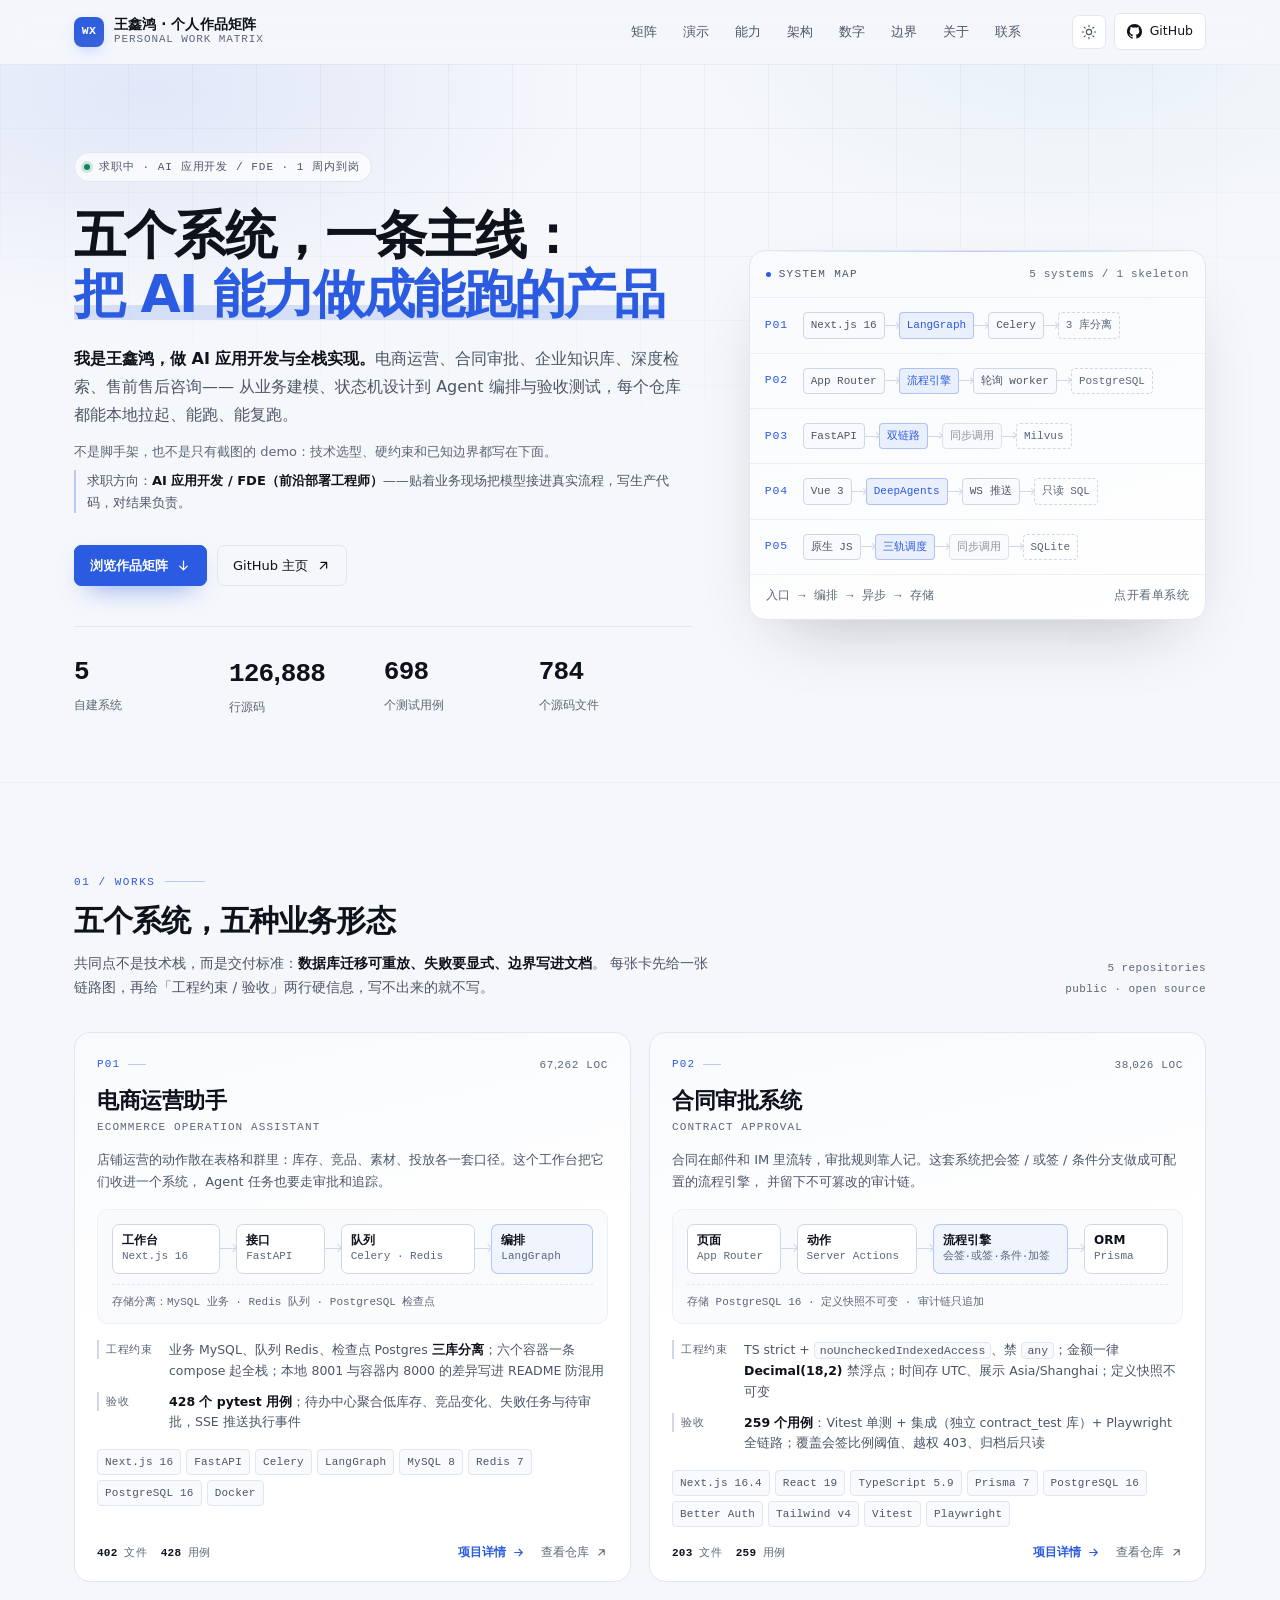
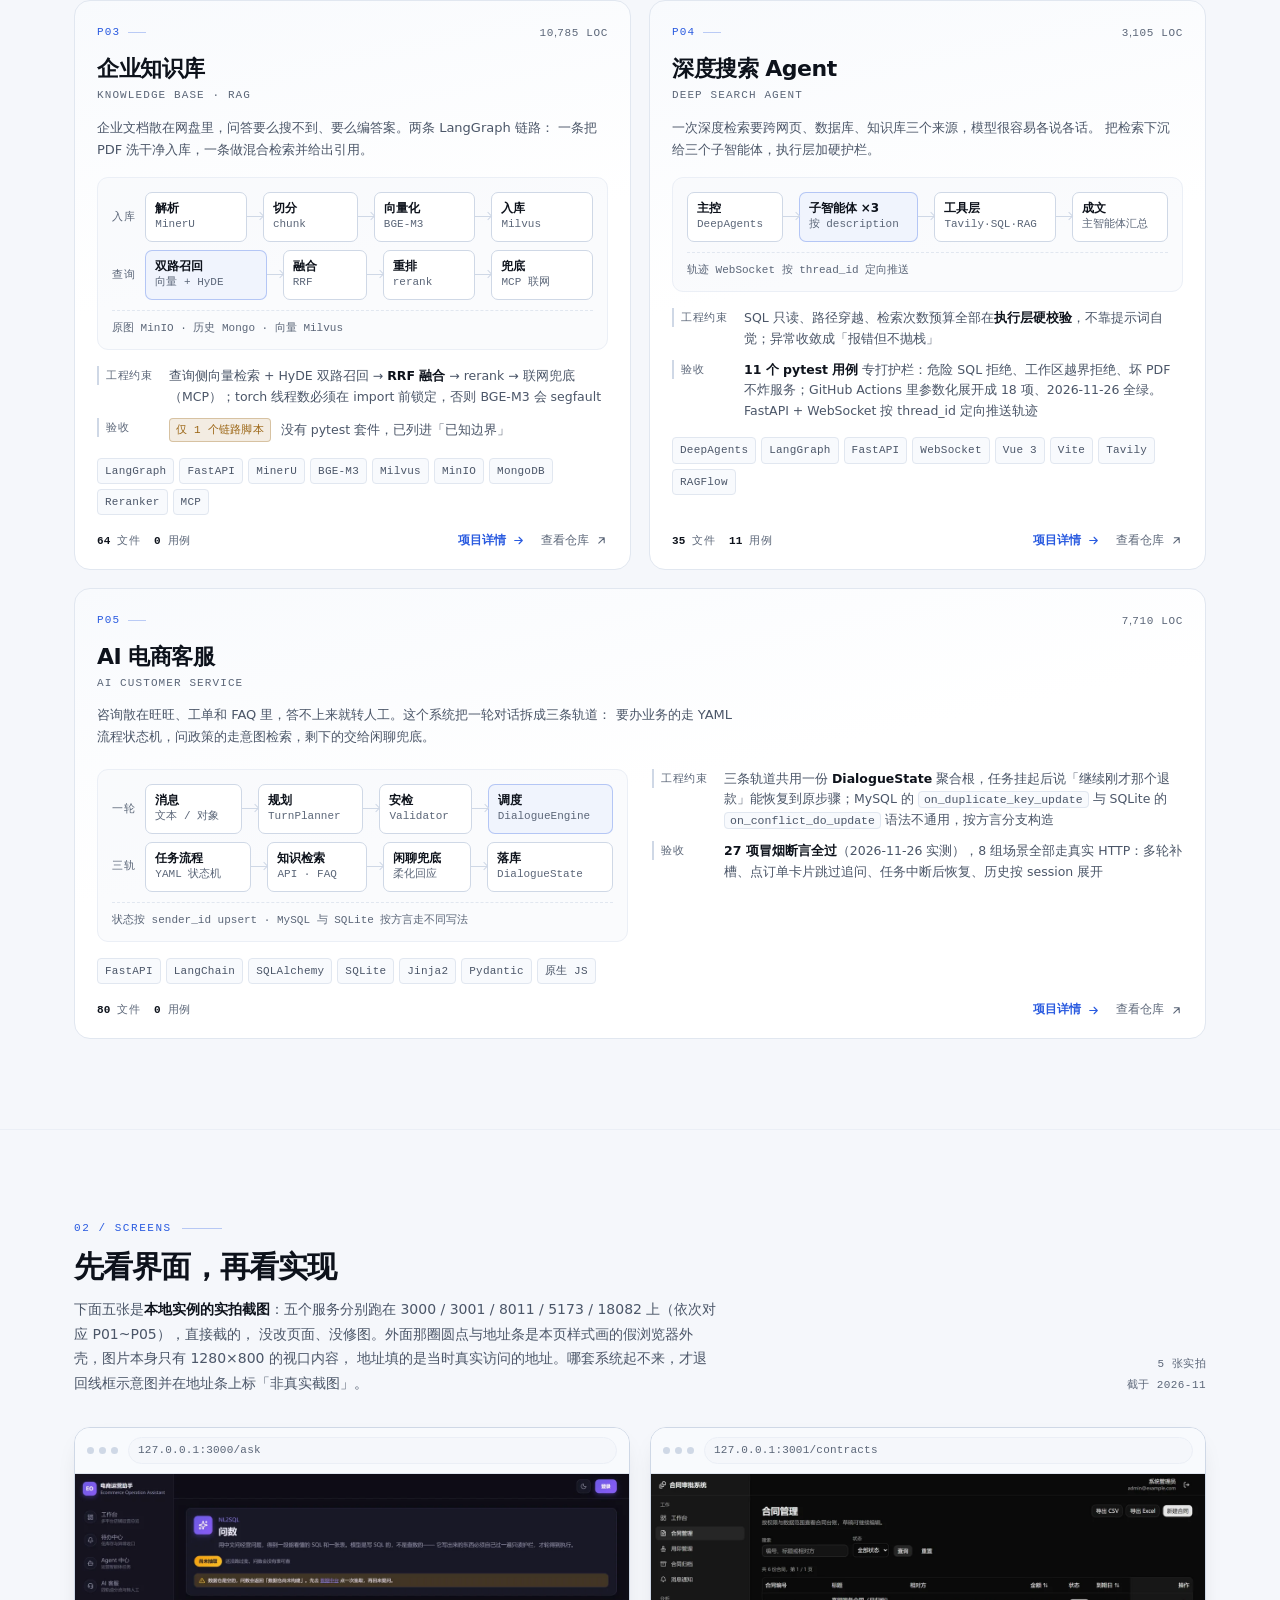
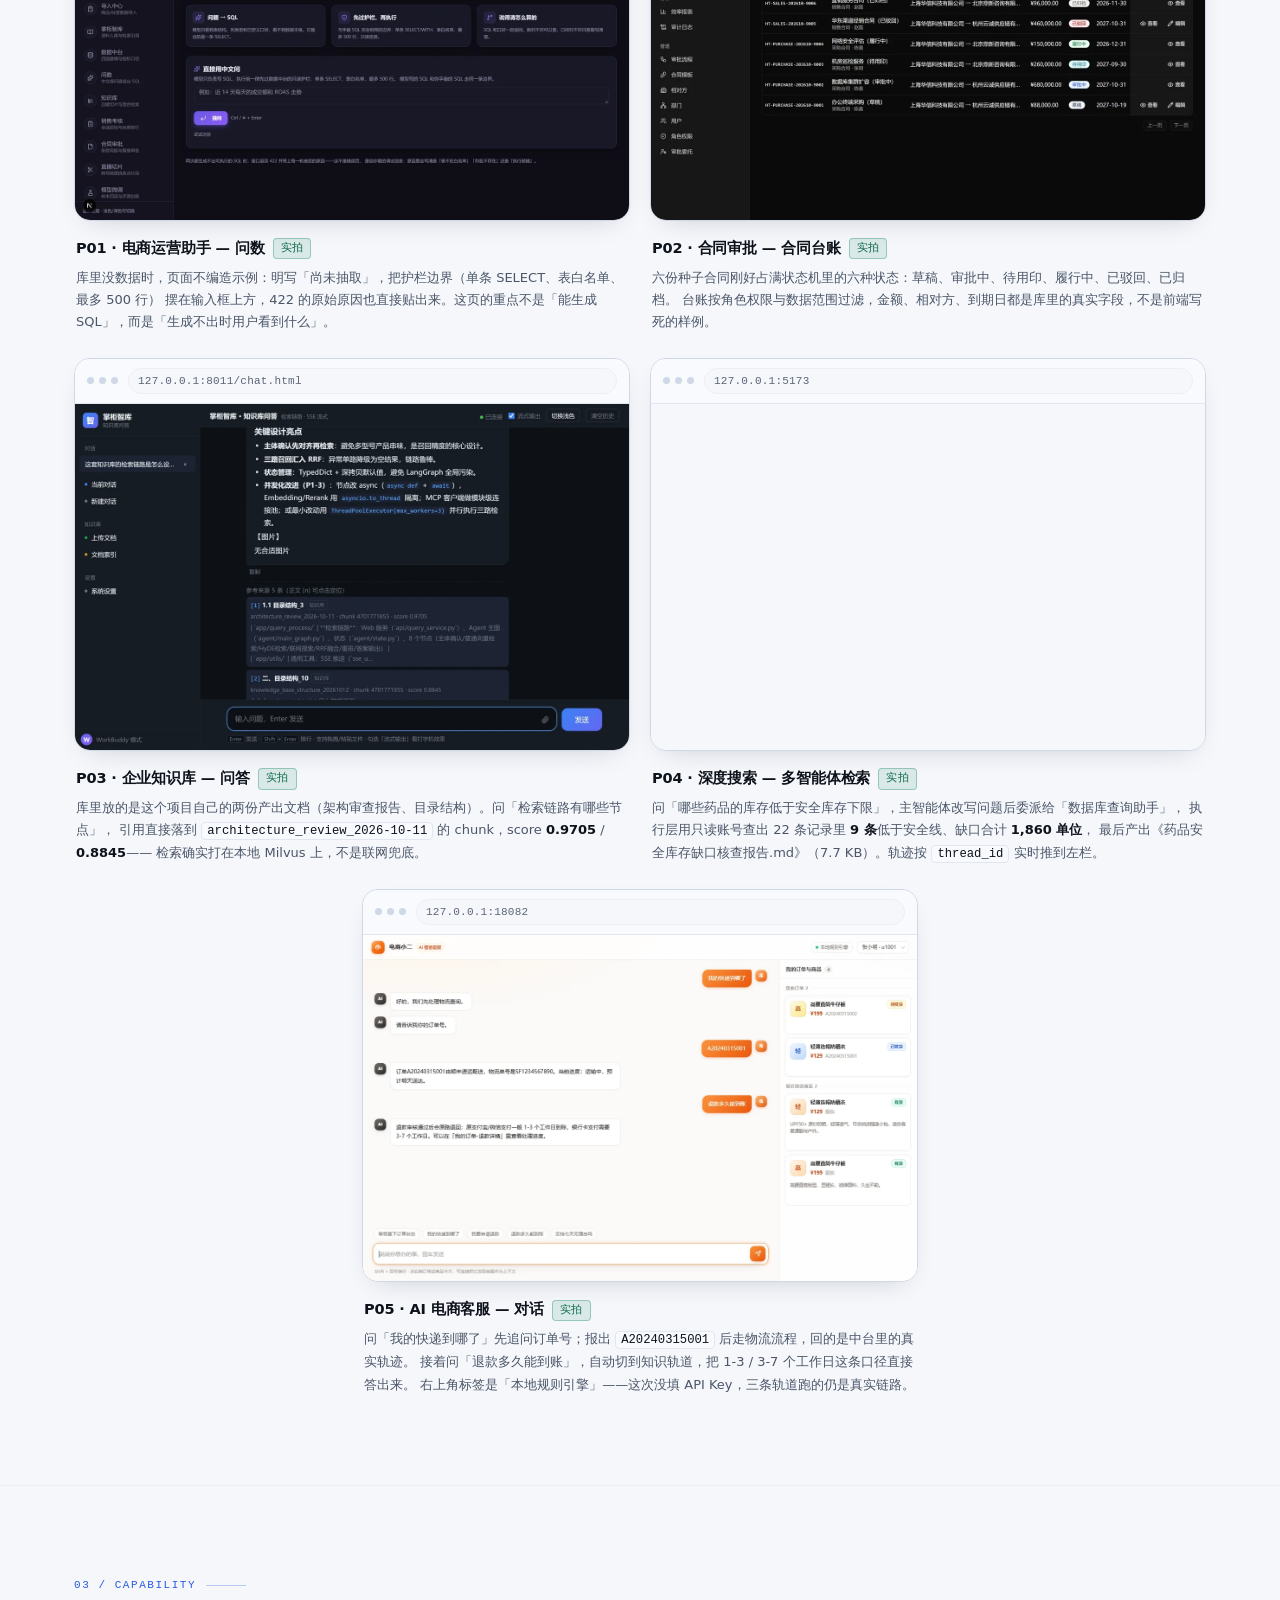
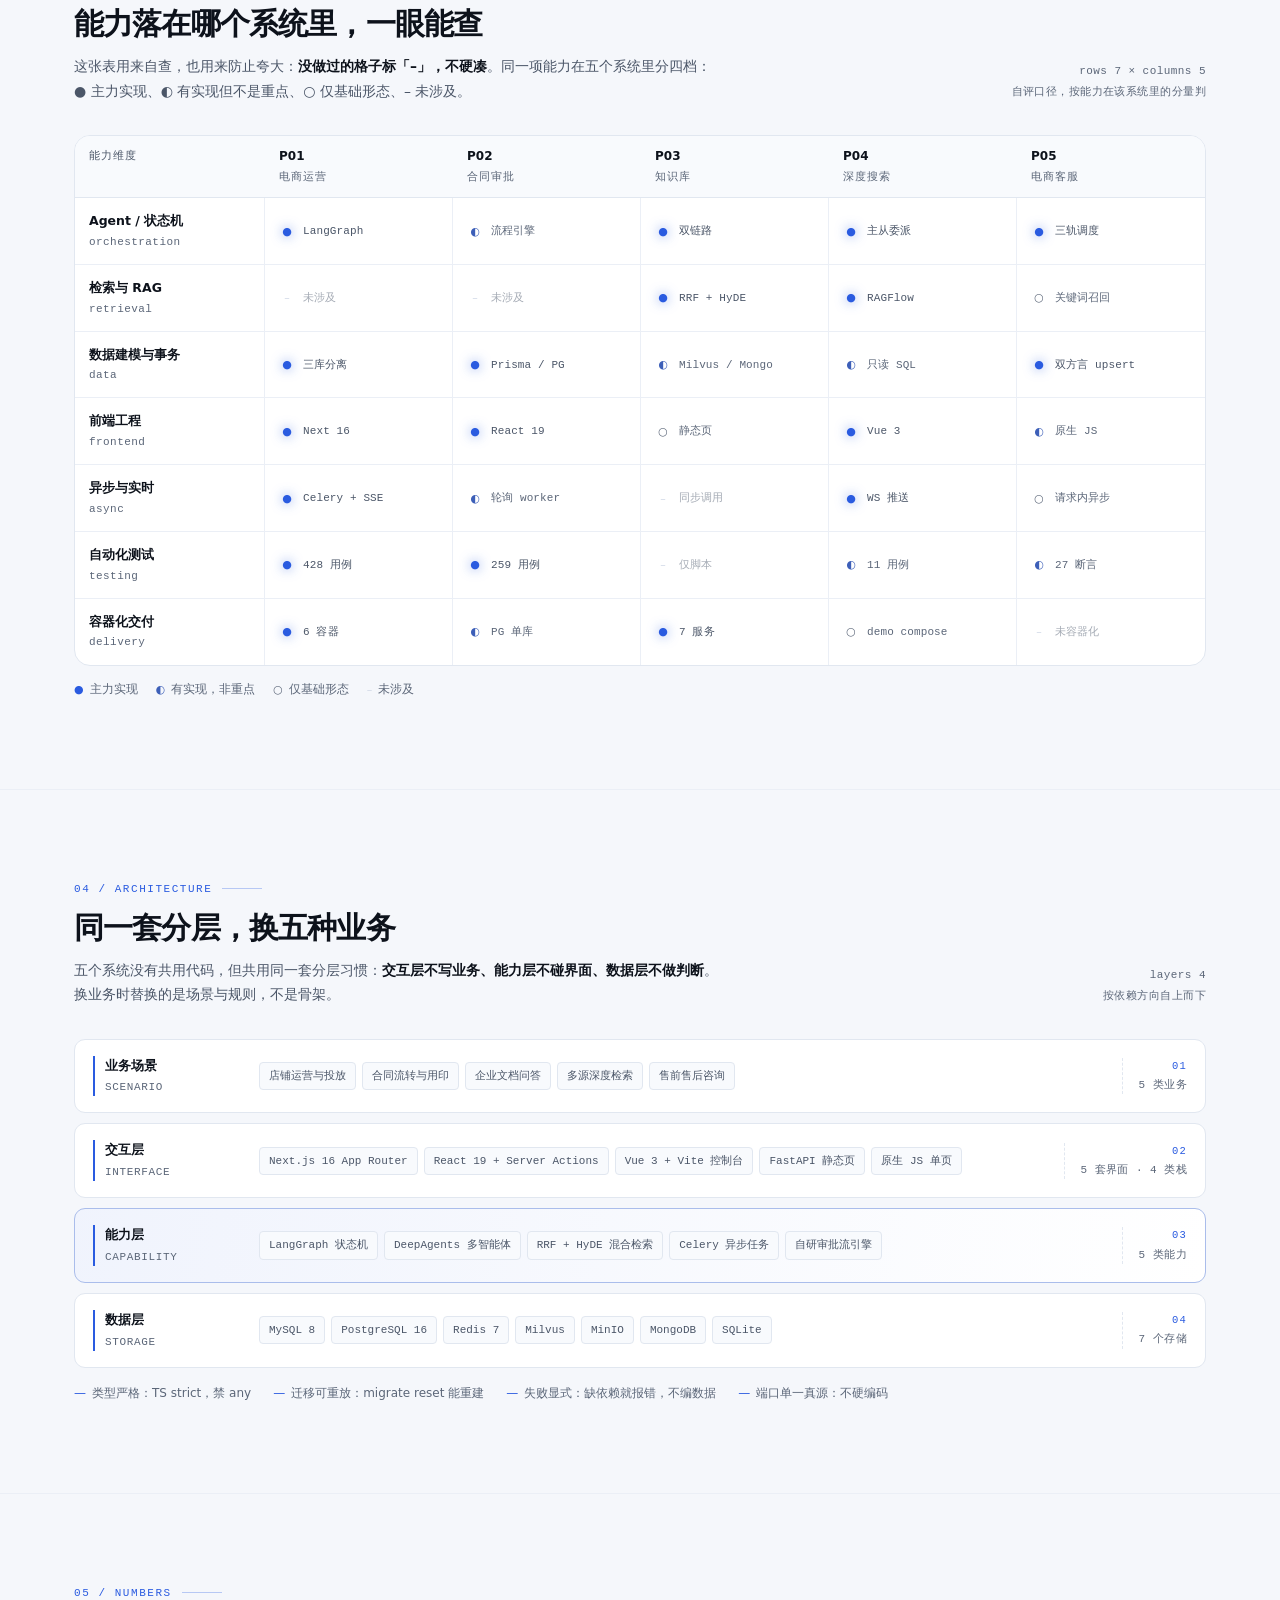
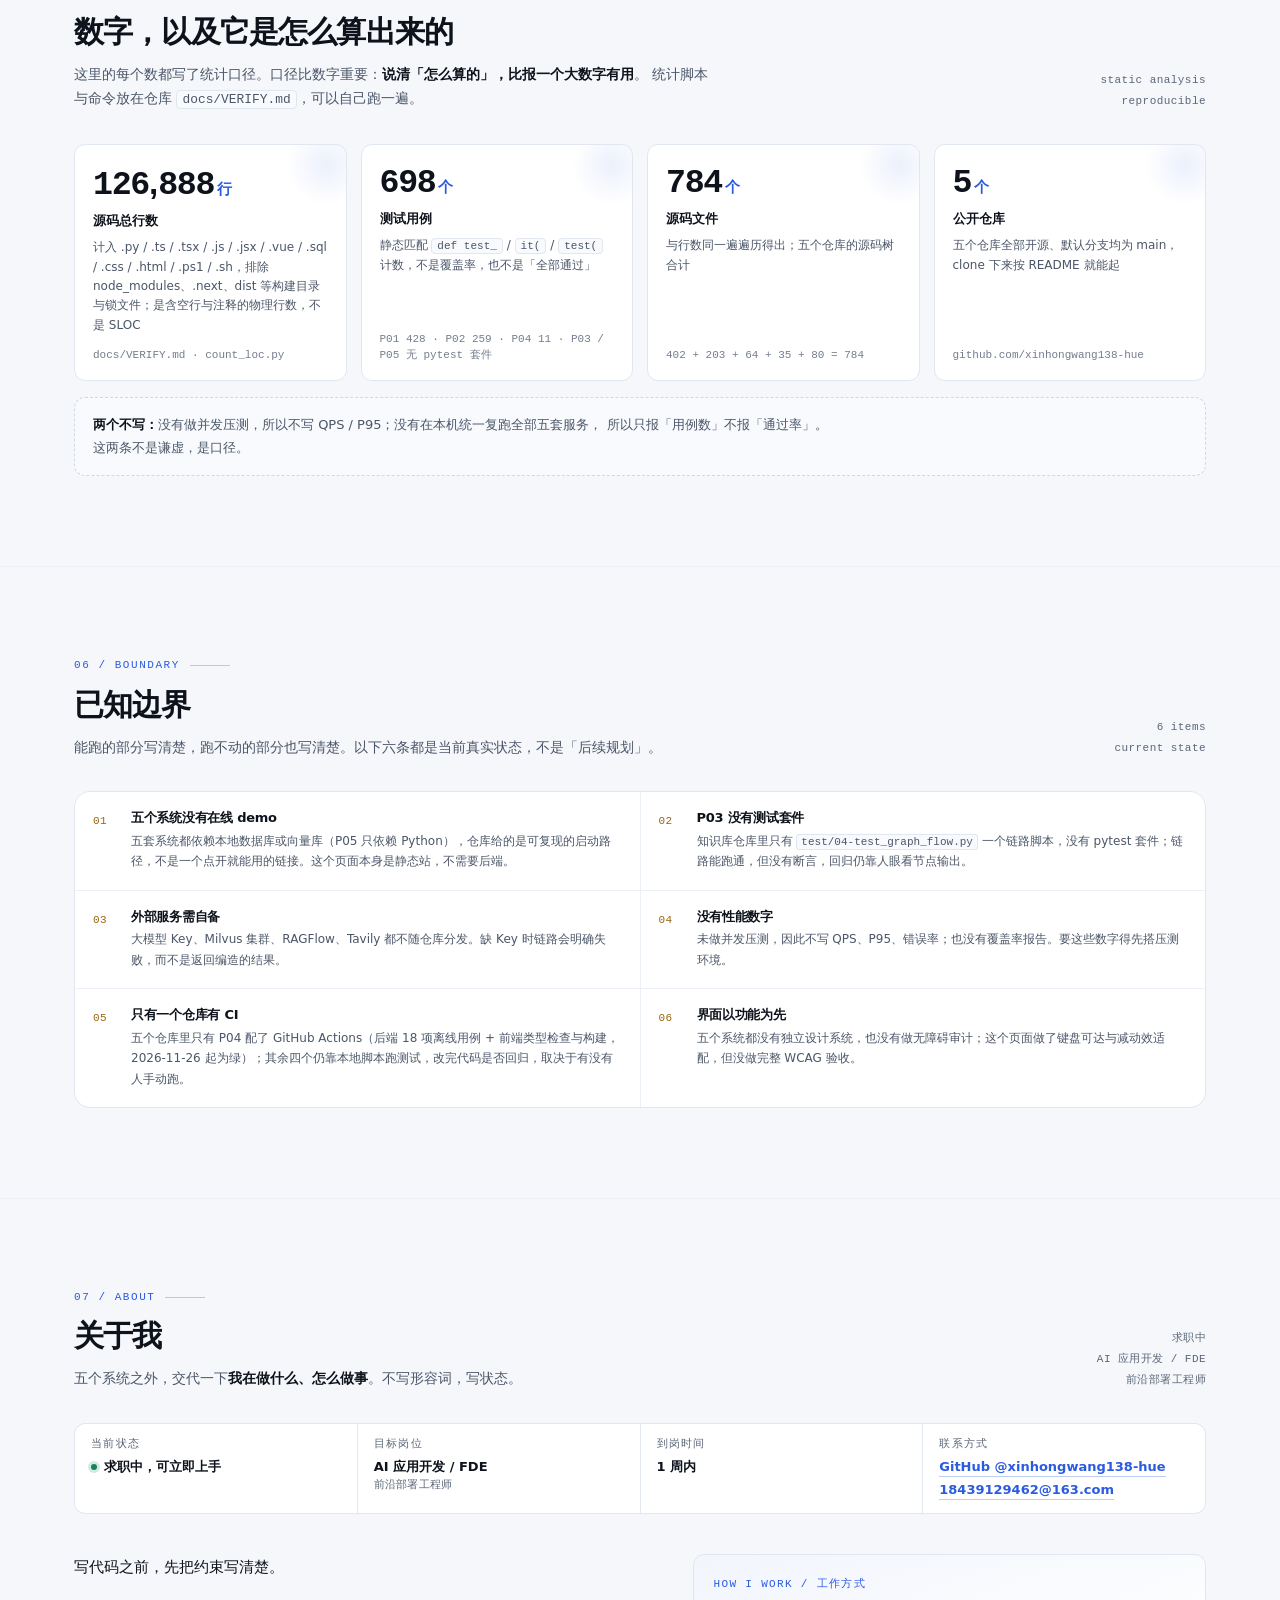
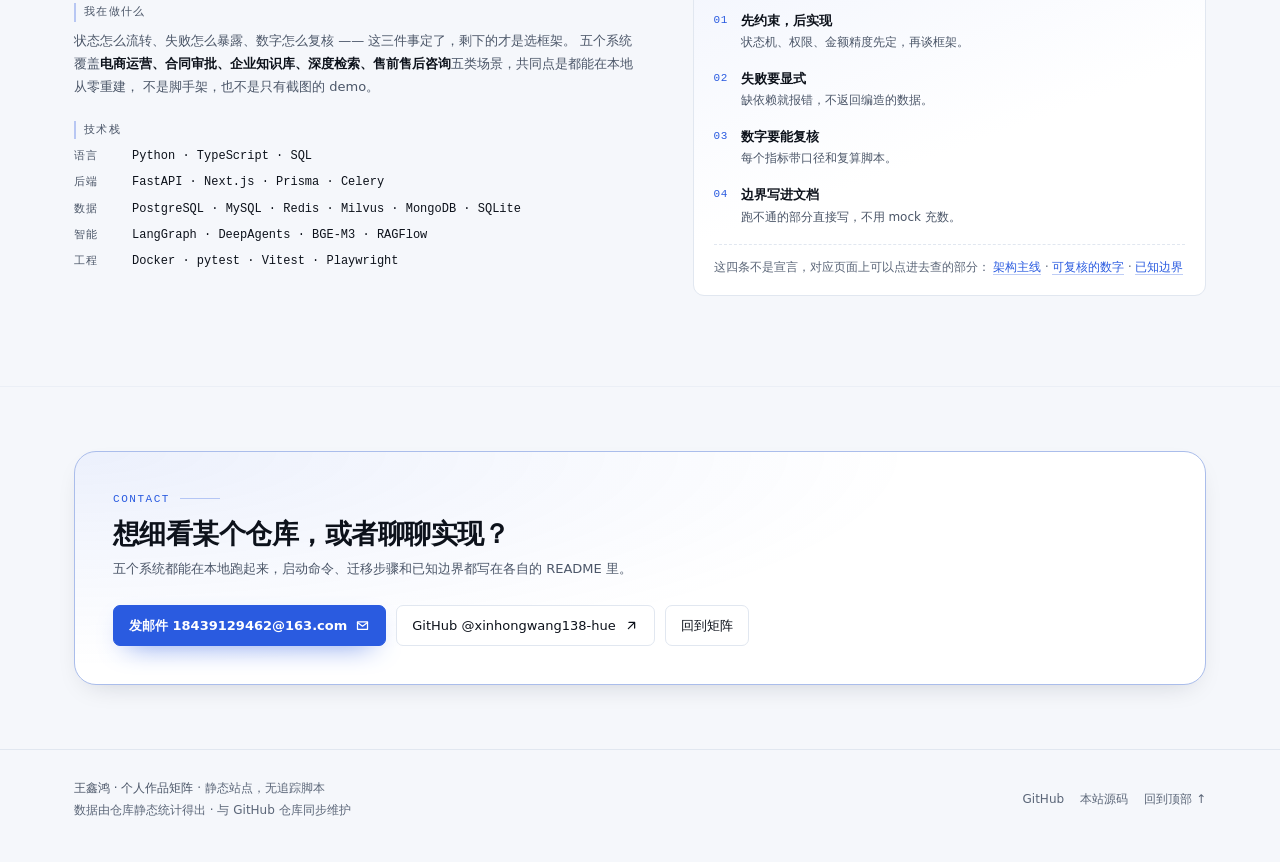
<file: index.html>
<!DOCTYPE html>
<html lang="zh-CN" data-theme="dark">
<head>
<meta charset="UTF-8">
<meta name="viewport" content="width=device-width, initial-scale=1.0">
<title>王鑫鸿 · 个人作品矩阵 | AI 应用工程</title>
<meta name="description" content="王鑫鸿的个人作品矩阵：电商运营助手、合同审批系统、企业知识库、深度搜索 Agent、AI 电商客服。五个可本地运行的系统，附可复核的代码规模、测试用例与已知边界。">
<meta name="author" content="王鑫鸿">
<meta name="theme-color" content="#07090E">
<meta property="og:type" content="website">
<meta property="og:site_name" content="王鑫鸿 · 个人作品矩阵">
<meta property="og:title" content="王鑫鸿 · 个人作品矩阵">
<meta property="og:description" content="五个系统，一条主线：把 AI 能力做成能跑的产品。">
<meta property="og:url" content="https://xinhongwang138-hue.github.io/WangXinhong-Personal-Work-Matrix/">
<meta property="og:image" content="https://xinhongwang138-hue.github.io/WangXinhong-Personal-Work-Matrix/assets/img/og.png">
<meta property="og:image:width" content="1200">
<meta property="og:image:height" content="630">
<meta name="twitter:card" content="summary_large_image">
<meta name="twitter:title" content="王鑫鸿 · 个人作品矩阵">
<meta name="twitter:description" content="五个系统，一条主线：把 AI 能力做成能跑的产品。">
<meta name="twitter:image" content="https://xinhongwang138-hue.github.io/WangXinhong-Personal-Work-Matrix/assets/img/og.png">
<link rel="canonical" href="https://xinhongwang138-hue.github.io/WangXinhong-Personal-Work-Matrix/">
<link rel="icon" href="assets/img/favicon.svg" type="image/svg+xml">
<link rel="stylesheet" href="assets/css/tokens.css">
<link rel="stylesheet" href="assets/css/app.css">
<script>
  // 首屏前定主题，避免闪白；同时标记 JS 可用，供入场动效做渐进增强
  (function () {
    document.documentElement.classList.add("js");
    try {
      var saved = localStorage.getItem("wxh-theme");
      var mql = window.matchMedia("(prefers-color-scheme: light)");
      var theme = saved || (mql.matches ? "light" : "dark");
      document.documentElement.setAttribute("data-theme", theme);
    } catch (e) {}
  })();
</script>
<script type="application/ld+json">
{
  "@context": "https://schema.org",
  "@type": "Person",
  "name": "王鑫鸿",
  "url": "https://xinhongwang138-hue.github.io/WangXinhong-Personal-Work-Matrix/",
  "sameAs": ["https://github.com/xinhongwang138-hue"],
  "jobTitle": "AI 应用开发 / FDE（前沿部署工程师）",
  "knowsAbout": ["Agent 编排", "RAG 检索", "FastAPI", "Next.js", "LangGraph", "PostgreSQL"]
}
</script>
</head>
<body>
<a class="skip-link" href="#main">跳到主要内容</a>

<!-- ============ 导航 ============ -->
<header class="nav" id="nav">
  <div class="wrap nav__inner">
    <a class="brand" href="#top" aria-label="王鑫鸿个人作品矩阵 · 回到顶部">
      <span class="brand__mark" aria-hidden="true">WX</span>
      <span class="brand__text">
        <span class="brand__name">王鑫鸿 · 个人作品矩阵</span>
        <span class="brand__sub">Personal Work Matrix</span>
      </span>
    </a>

    <nav class="nav__links" aria-label="页面区块">
      <a class="nav__link" href="#matrix">矩阵</a>
      <a class="nav__link" href="#demo">演示</a>
      <a class="nav__link" href="#capability">能力</a>
      <a class="nav__link" href="#architecture">架构</a>
      <a class="nav__link" href="#evidence">数字</a>
      <a class="nav__link" href="#boundary">边界</a>
      <a class="nav__link" href="#about">关于</a>
      <a class="nav__link" href="#contact">联系</a>
    </nav>

    <div class="nav__actions">
      <button class="icon-btn nav__toggle" id="menu-toggle" aria-label="打开菜单" aria-expanded="false" aria-controls="menu">
        <svg viewBox="0 0 24 24" fill="none" stroke="currentColor" stroke-width="1.8" aria-hidden="true"><path d="M3 6h18M3 12h18M3 18h18" stroke-linecap="round"/></svg>
      </button>
      <button class="icon-btn" id="theme-toggle" aria-label="切换明暗主题" title="切换明暗主题">
        <svg class="icon-sun" viewBox="0 0 24 24" fill="none" stroke="currentColor" stroke-width="1.7" aria-hidden="true"><circle cx="12" cy="12" r="4"/><path d="M12 2v2m0 16v2M2 12h2m16 0h2M4.9 4.9l1.4 1.4m11.4 11.4 1.4 1.4M19.1 4.9l-1.4 1.4M6.3 17.7l-1.4 1.4" stroke-linecap="round"/></svg>
        <svg class="icon-moon" viewBox="0 0 24 24" fill="none" stroke="currentColor" stroke-width="1.7" aria-hidden="true"><path d="M20 14.5A8.5 8.5 0 1 1 9.5 4a6.8 6.8 0 0 0 10.5 10.5Z" stroke-linejoin="round"/></svg>
      </button>
      <a class="btn btn--sm" href="https://github.com/xinhongwang138-hue" target="_blank" rel="noopener">
        <svg viewBox="0 0 16 16" fill="currentColor" aria-hidden="true"><path d="M8 0C3.58 0 0 3.58 0 8c0 3.54 2.29 6.53 5.47 7.59.4.07.55-.17.55-.38 0-.19-.01-.82-.01-1.49-2.01.37-2.53-.49-2.69-.94-.09-.23-.48-.94-.82-1.13-.28-.15-.68-.52-.01-.53.63-.01 1.08.58 1.23.82.72 1.21 1.87.87 2.33.66.07-.52.28-.87.51-1.07-1.78-.2-3.64-.89-3.64-3.95 0-.87.31-1.59.82-2.15-.08-.2-.36-1.02.08-2.12 0 0 .67-.21 2.2.82.64-.18 1.32-.27 2-.27.68 0 1.36.09 2 .27 1.53-1.04 2.2-.82 2.2-.82.44 1.1.16 1.92.08 2.12.51.56.82 1.27.82 2.15 0 3.07-1.87 3.75-3.65 3.95.29.25.54.73.54 1.48 0 1.07-.01 1.93-.01 2.2 0 .21.15.46.55.38A8.01 8.01 0 0 0 16 8c0-4.42-3.58-8-8-8Z"/></svg>
        <span>GitHub</span>
      </a>
    </div>
  </div>
</header>

<div class="menu" id="menu">
  <a href="#matrix">01 · 作品矩阵</a>
  <a href="#demo">02 · 界面演示</a>
  <a href="#capability">03 · 能力矩阵</a>
  <a href="#architecture">04 · 架构主线</a>
  <a href="#evidence">05 · 可复核的数字</a>
  <a href="#boundary">06 · 已知边界</a>
  <a href="#about">07 · 关于</a>
</div>

<main id="main">
  <span id="top"></span>

  <!-- ============ 首屏 ============ -->
  <section class="hero">
    <div class="wrap hero__grid">
      <div>
        <span class="eyebrow"><i class="eyebrow__dot" aria-hidden="true"></i>求职中 · AI 应用开发 / FDE · 1 周内到岗</span>

        <h1>五个系统，一条主线：<br><span class="accent">把 AI 能力做成能跑的产品</span></h1>

        <p class="hero__lead">
          <strong>我是王鑫鸿，做 AI 应用开发与全栈实现。</strong>电商运营、合同审批、企业知识库、深度检索、售前售后咨询——
          从业务建模、状态机设计到 Agent 编排与验收测试，每个仓库都能本地拉起、能跑、能复跑。
        </p>
        <p class="hero__note">
          不是脚手架，也不是只有截图的 demo：技术选型、硬约束和已知边界都写在下面。
        </p>
        <p class="hero__note hero__note--role">
          求职方向：<b>AI 应用开发 / FDE（前沿部署工程师）</b>——贴着业务现场把模型接进真实流程，写生产代码，对结果负责。
        </p>

        <div class="hero__ctas">
          <a class="btn btn--primary" href="#matrix">
            浏览作品矩阵
            <svg viewBox="0 0 24 24" fill="none" stroke="currentColor" stroke-width="2" aria-hidden="true"><path d="M12 5v14M6 13l6 6 6-6" stroke-linecap="round" stroke-linejoin="round"/></svg>
          </a>
          <a class="btn btn--ghost" href="https://github.com/xinhongwang138-hue" target="_blank" rel="noopener">
            GitHub 主页
            <svg viewBox="0 0 24 24" fill="none" stroke="currentColor" stroke-width="2" aria-hidden="true"><path d="M7 17 17 7M8 7h9v9" stroke-linecap="round" stroke-linejoin="round"/></svg>
          </a>
        </div>

        <div class="hero__stats" aria-label="总览数字">
          <div class="stat">
            <div class="stat__num"><span data-count="5">5</span></div>
            <div class="stat__label">自建系统</div>
          </div>
          <div class="stat">
            <div class="stat__num"><span data-count="126888">126<span class="num-sep">,</span>888</span></div>
            <div class="stat__label">行源码</div>
          </div>
          <div class="stat">
            <div class="stat__num"><span data-count="698">698</span></div>
            <div class="stat__label">个测试用例</div>
          </div>
          <div class="stat">
            <div class="stat__num"><span data-count="784">784</span></div>
            <div class="stat__label">个源码文件</div>
          </div>
        </div>
      </div>

      <aside class="panel" aria-label="五个系统的主链路一览">
        <div class="panel__head">
          <span class="panel__title"><i aria-hidden="true"></i>System Map</span>
          <span class="panel__meta">5 systems / 1 skeleton</span>
        </div>
        <div class="panel__rows">
          <a class="mrow" href="#p01">
            <span class="mrow__id">P01</span>
            <span class="mrow__chain">
              <span class="mnode">Next.js 16</span><span class="marrow" aria-hidden="true"></span>
              <span class="mnode mnode--key">LangGraph</span><span class="marrow" aria-hidden="true"></span>
              <span class="mnode">Celery</span><span class="marrow" aria-hidden="true"></span>
              <span class="mnode mnode--store">3 库分离</span>
            </span>
          </a>
          <a class="mrow" href="#p02">
            <span class="mrow__id">P02</span>
            <span class="mrow__chain">
              <span class="mnode">App Router</span><span class="marrow" aria-hidden="true"></span>
              <span class="mnode mnode--key">流程引擎</span><span class="marrow" aria-hidden="true"></span>
              <span class="mnode">轮询 worker</span><span class="marrow" aria-hidden="true"></span>
              <span class="mnode mnode--store">PostgreSQL</span>
            </span>
          </a>
          <a class="mrow" href="#p03">
            <span class="mrow__id">P03</span>
            <span class="mrow__chain">
              <span class="mnode">FastAPI</span><span class="marrow" aria-hidden="true"></span>
              <span class="mnode mnode--key">双链路</span><span class="marrow" aria-hidden="true"></span>
              <span class="mnode mnode--none">同步调用</span><span class="marrow" aria-hidden="true"></span>
              <span class="mnode mnode--store">Milvus</span>
            </span>
          </a>
          <a class="mrow" href="#p04">
            <span class="mrow__id">P04</span>
            <span class="mrow__chain">
              <span class="mnode">Vue 3</span><span class="marrow" aria-hidden="true"></span>
              <span class="mnode mnode--key">DeepAgents</span><span class="marrow" aria-hidden="true"></span>
              <span class="mnode">WS 推送</span><span class="marrow" aria-hidden="true"></span>
              <span class="mnode mnode--store">只读 SQL</span>
            </span>
          </a>
          <a class="mrow" href="#p05">
            <span class="mrow__id">P05</span>
            <span class="mrow__chain">
              <span class="mnode">原生 JS</span><span class="marrow" aria-hidden="true"></span>
              <span class="mnode mnode--key">三轨调度</span><span class="marrow" aria-hidden="true"></span>
              <span class="mnode mnode--none">同步调用</span><span class="marrow" aria-hidden="true"></span>
              <span class="mnode mnode--store">SQLite</span>
            </span>
          </a>
        </div>
        <div class="panel__foot">
          <span>入口 → 编排 → 异步 → 存储</span>
          <span>点开看单系统</span>
        </div>
      </aside>
    </div>
  </section>

  <!-- ============ 01 作品矩阵 ============ -->
  <section class="section" id="matrix">
    <div class="wrap">
      <div class="sec-head reveal">
        <div class="sec-head__main">
          <div class="sec-kicker">01 / Works</div>
          <h2>五个系统，五种业务形态</h2>
          <p>
            共同点不是技术栈，而是交付标准：<b>数据库迁移可重放、失败要显式、边界写进文档</b>。
            每张卡先给一张链路图，再给「工程约束 / 验收」两行硬信息，写不出来的就不写。
          </p>
        </div>
        <div class="sec-head__aside">
          5 repositories<br>public · open source
        </div>
      </div>

      <div class="projects">
        <!-- P01 -->
        <article class="pcard reveal" id="p01">
          <div class="pcard__top">
            <span class="pcard__idx">P01</span>
            <span class="pcard__metric">67<span class="num-sep">,</span>262 LOC</span>
          </div>
          <h3>电商运营助手</h3>
          <div class="pcard__en">Ecommerce Operation Assistant</div>
          <p class="pcard__desc">
            店铺运营的动作散在表格和群里：库存、竞品、素材、投放各一套口径。这个工作台把它们收进一个系统，
            Agent 任务也要走审批和追踪。
          </p>

          <figure class="pipe" aria-label="P01 主链路：Next.js 16 工作台调用 FastAPI，任务进 Celery 与 Redis 队列，由 LangGraph Agent 执行，检查点写 PostgreSQL">
            <div class="pipe__lane">
              <span class="pipe__node"><b>工作台</b><i>Next.js 16</i></span>
              <span class="pipe__arrow" aria-hidden="true"></span>
              <span class="pipe__node"><b>接口</b><i>FastAPI</i></span>
              <span class="pipe__arrow" aria-hidden="true"></span>
              <span class="pipe__node"><b>队列</b><i>Celery · Redis</i></span>
              <span class="pipe__arrow" aria-hidden="true"></span>
              <span class="pipe__node pipe__node--key"><b>编排</b><i>LangGraph</i></span>
            </div>
            <div class="pipe__note">存储分离：MySQL 业务 · Redis 队列 · PostgreSQL 检查点</div>
          </figure>

          <div class="facts">
            <div class="fact">
              <span class="fact__label">工程约束</span>
              <span class="fact__text">业务 MySQL、队列 Redis、检查点 Postgres <b>三库分离</b>；六个容器一条 compose 起全栈；本地 8001 与容器内 8000 的差异写进 README 防混用</span>
            </div>
            <div class="fact">
              <span class="fact__label">验收</span>
              <span class="fact__text"><b>428 个 pytest 用例</b>；待办中心聚合低库存、竞品变化、失败任务与待审批，SSE 推送执行事件</span>
            </div>
          </div>

          <div class="pcard__tags">
            <span class="tag">Next.js 16</span><span class="tag">FastAPI</span><span class="tag">Celery</span><span class="tag">LangGraph</span><span class="tag">MySQL 8</span><span class="tag">Redis 7</span><span class="tag">PostgreSQL 16</span><span class="tag">Docker</span>
          </div>

          <div class="pcard__foot">
            <div class="pcard__stats">
              <span><b>402</b> 文件</span><span><b>428</b> 用例</span>
            </div>
            <div class="pcard__links">
              <a class="repo-link repo-link--primary" href="projects/p01.html">
                项目详情
                <svg viewBox="0 0 24 24" fill="none" stroke="currentColor" stroke-width="2" aria-hidden="true"><path d="M5 12h14M13 6l6 6-6 6" stroke-linecap="round" stroke-linejoin="round"/></svg>
              </a>
              <a class="repo-link" href="https://github.com/xinhongwang138-hue/ecommerce-operation-assistant" target="_blank" rel="noopener">
                查看仓库
                <svg viewBox="0 0 24 24" fill="none" stroke="currentColor" stroke-width="2" aria-hidden="true"><path d="M7 17 17 7M8 7h9v9" stroke-linecap="round" stroke-linejoin="round"/></svg>
              </a>
            </div>
          </div>
        </article>

        <!-- P02 -->
        <article class="pcard reveal" id="p02">
          <div class="pcard__top">
            <span class="pcard__idx">P02</span>
            <span class="pcard__metric">38<span class="num-sep">,</span>026 LOC</span>
          </div>
          <h3>合同审批系统</h3>
          <div class="pcard__en">Contract Approval</div>
          <p class="pcard__desc">
            合同在邮件和 IM 里流转，审批规则靠人记。这套系统把会签 / 或签 / 条件分支做成可配置的流程引擎，
            并留下不可篡改的审计链。
          </p>

          <figure class="pipe" aria-label="P02 主链路：App Router 页面通过 Server Actions 提交，进入自研流程引擎处理会签、或签、条件分支与加签转签，经 Prisma 落 PostgreSQL">
            <div class="pipe__lane">
              <span class="pipe__node"><b>页面</b><i>App Router</i></span>
              <span class="pipe__arrow" aria-hidden="true"></span>
              <span class="pipe__node"><b>动作</b><i>Server Actions</i></span>
              <span class="pipe__arrow" aria-hidden="true"></span>
              <span class="pipe__node pipe__node--key"><b>流程引擎</b><i>会签·或签·条件·加签</i></span>
              <span class="pipe__arrow" aria-hidden="true"></span>
              <span class="pipe__node"><b>ORM</b><i>Prisma</i></span>
            </div>
            <div class="pipe__note">存储 PostgreSQL 16 · 定义快照不可变 · 审计链只追加</div>
          </figure>

          <div class="facts">
            <div class="fact">
              <span class="fact__label">工程约束</span>
              <span class="fact__text">TS strict + <code>noUncheckedIndexedAccess</code>、禁 <code>any</code>；金额一律 <b>Decimal(18,2)</b> 禁浮点；时间存 UTC、展示 Asia/Shanghai；定义快照不可变</span>
            </div>
            <div class="fact">
              <span class="fact__label">验收</span>
              <span class="fact__text"><b>259 个用例</b>：Vitest 单测 + 集成（独立 contract_test 库）+ Playwright 全链路；覆盖会签比例阈值、越权 403、归档后只读</span>
            </div>
          </div>

          <div class="pcard__tags">
            <span class="tag">Next.js 16.4</span><span class="tag">React 19</span><span class="tag">TypeScript 5.9</span><span class="tag">Prisma 7</span><span class="tag">PostgreSQL 16</span><span class="tag">Better Auth</span><span class="tag">Tailwind v4</span><span class="tag">Vitest</span><span class="tag">Playwright</span>
          </div>

          <div class="pcard__foot">
            <div class="pcard__stats">
              <span><b>203</b> 文件</span><span><b>259</b> 用例</span>
            </div>
            <div class="pcard__links">
              <a class="repo-link repo-link--primary" href="projects/p02.html">
                项目详情
                <svg viewBox="0 0 24 24" fill="none" stroke="currentColor" stroke-width="2" aria-hidden="true"><path d="M5 12h14M13 6l6 6-6 6" stroke-linecap="round" stroke-linejoin="round"/></svg>
              </a>
              <a class="repo-link" href="https://github.com/xinhongwang138-hue/contract-approval" target="_blank" rel="noopener">
                查看仓库
                <svg viewBox="0 0 24 24" fill="none" stroke="currentColor" stroke-width="2" aria-hidden="true"><path d="M7 17 17 7M8 7h9v9" stroke-linecap="round" stroke-linejoin="round"/></svg>
              </a>
            </div>
          </div>
        </article>

        <!-- P03 -->
        <article class="pcard reveal" id="p03">
          <div class="pcard__top">
            <span class="pcard__idx">P03</span>
            <span class="pcard__metric">10<span class="num-sep">,</span>785 LOC</span>
          </div>
          <h3>企业知识库</h3>
          <div class="pcard__en">Knowledge Base · RAG</div>
          <p class="pcard__desc">
            企业文档散在网盘里，问答要么搜不到、要么编答案。两条 LangGraph 链路：
            一条把 PDF 洗干净入库，一条做混合检索并给出引用。
          </p>

          <figure class="pipe pipe--lanes" aria-label="P03 两条链路：入库链路 MinerU 解析、分块、BGE-M3 向量化后写入 Milvus；查询链路向量与 HyDE 双路召回、RRF 融合、rerank 重排，最后走 MCP 联网兜底">
            <div class="pipe__line">
              <span class="pipe__tag">入库</span>
              <div class="pipe__lane">
                <span class="pipe__node"><b>解析</b><i>MinerU</i></span>
                <span class="pipe__arrow" aria-hidden="true"></span>
                <span class="pipe__node"><b>切分</b><i>chunk</i></span>
                <span class="pipe__arrow" aria-hidden="true"></span>
                <span class="pipe__node"><b>向量化</b><i>BGE-M3</i></span>
                <span class="pipe__arrow" aria-hidden="true"></span>
                <span class="pipe__node"><b>入库</b><i>Milvus</i></span>
              </div>
            </div>
            <div class="pipe__line">
              <span class="pipe__tag">查询</span>
              <div class="pipe__lane">
                <span class="pipe__node pipe__node--key"><b>双路召回</b><i>向量 + HyDE</i></span>
                <span class="pipe__arrow" aria-hidden="true"></span>
                <span class="pipe__node"><b>融合</b><i>RRF</i></span>
                <span class="pipe__arrow" aria-hidden="true"></span>
                <span class="pipe__node"><b>重排</b><i>rerank</i></span>
                <span class="pipe__arrow" aria-hidden="true"></span>
                <span class="pipe__node"><b>兜底</b><i>MCP 联网</i></span>
              </div>
            </div>
            <div class="pipe__note">原图 MinIO · 历史 Mongo · 向量 Milvus</div>
          </figure>

          <div class="facts">
            <div class="fact">
              <span class="fact__label">工程约束</span>
              <span class="fact__text">查询侧向量检索 + HyDE 双路召回 → <b>RRF 融合</b> → rerank → 联网兜底（MCP）；torch 线程数必须在 import 前锁定，否则 BGE-M3 会 segfault</span>
            </div>
            <div class="fact">
              <span class="fact__label">验收</span>
              <span class="fact__text"><span class="flag">仅 1 个链路脚本</span> 没有 pytest 套件，已列进「已知边界」</span>
            </div>
          </div>

          <div class="pcard__tags">
            <span class="tag">LangGraph</span><span class="tag">FastAPI</span><span class="tag">MinerU</span><span class="tag">BGE-M3</span><span class="tag">Milvus</span><span class="tag">MinIO</span><span class="tag">MongoDB</span><span class="tag">Reranker</span><span class="tag">MCP</span>
          </div>

          <div class="pcard__foot">
            <div class="pcard__stats">
              <span><b>64</b> 文件</span><span><b>0</b> 用例</span>
            </div>
            <div class="pcard__links">
              <a class="repo-link repo-link--primary" href="projects/p03.html">
                项目详情
                <svg viewBox="0 0 24 24" fill="none" stroke="currentColor" stroke-width="2" aria-hidden="true"><path d="M5 12h14M13 6l6 6-6 6" stroke-linecap="round" stroke-linejoin="round"/></svg>
              </a>
              <a class="repo-link" href="https://github.com/xinhongwang138-hue/knowledge_base" target="_blank" rel="noopener">
                查看仓库
                <svg viewBox="0 0 24 24" fill="none" stroke="currentColor" stroke-width="2" aria-hidden="true"><path d="M7 17 17 7M8 7h9v9" stroke-linecap="round" stroke-linejoin="round"/></svg>
              </a>
            </div>
          </div>
        </article>

        <!-- P04 -->
        <article class="pcard reveal" id="p04">
          <div class="pcard__top">
            <span class="pcard__idx">P04</span>
            <span class="pcard__metric">3<span class="num-sep">,</span>105 LOC</span>
          </div>
          <h3>深度搜索 Agent</h3>
          <div class="pcard__en">Deep Search Agent</div>
          <p class="pcard__desc">
            一次深度检索要跨网页、数据库、知识库三个来源，模型很容易各说各话。
            把检索下沉给三个子智能体，执行层加硬护栏。
          </p>

          <figure class="pipe" aria-label="P04 主链路：DeepAgents 主智能体按 description 路由三路子智能体，调用 Tavily、只读 SQL、RAGFlow 等工具，最后由主智能体汇总成文">
            <div class="pipe__lane">
              <span class="pipe__node"><b>主控</b><i>DeepAgents</i></span>
              <span class="pipe__arrow" aria-hidden="true"></span>
              <span class="pipe__node pipe__node--key"><b>子智能体 ×3</b><i>按 description</i></span>
              <span class="pipe__arrow" aria-hidden="true"></span>
              <span class="pipe__node"><b>工具层</b><i>Tavily·SQL·RAG</i></span>
              <span class="pipe__arrow" aria-hidden="true"></span>
              <span class="pipe__node"><b>成文</b><i>主智能体汇总</i></span>
            </div>
            <div class="pipe__note">轨迹 WebSocket 按 thread_id 定向推送</div>
          </figure>

          <div class="facts">
            <div class="fact">
              <span class="fact__label">工程约束</span>
              <span class="fact__text">SQL 只读、路径穿越、检索次数预算全部在<b>执行层硬校验</b>，不靠提示词自觉；异常收敛成「报错但不抛栈」</span>
            </div>
            <div class="fact">
              <span class="fact__label">验收</span>
              <span class="fact__text"><b>11 个 pytest 用例</b> 专打护栏：危险 SQL 拒绝、工作区越界拒绝、坏 PDF 不炸服务；GitHub Actions 里参数化展开成 18 项、2026-11-26 全绿。FastAPI + WebSocket 按 thread_id 定向推送轨迹</span>
            </div>
          </div>

          <div class="pcard__tags">
            <span class="tag">DeepAgents</span><span class="tag">LangGraph</span><span class="tag">FastAPI</span><span class="tag">WebSocket</span><span class="tag">Vue 3</span><span class="tag">Vite</span><span class="tag">Tavily</span><span class="tag">RAGFlow</span>
          </div>

          <div class="pcard__foot">
            <div class="pcard__stats">
              <span><b>35</b> 文件</span><span><b>11</b> 用例</span>
            </div>
            <div class="pcard__links">
              <a class="repo-link repo-link--primary" href="projects/p04.html">
                项目详情
                <svg viewBox="0 0 24 24" fill="none" stroke="currentColor" stroke-width="2" aria-hidden="true"><path d="M5 12h14M13 6l6 6-6 6" stroke-linecap="round" stroke-linejoin="round"/></svg>
              </a>
              <a class="repo-link" href="https://github.com/xinhongwang138-hue/deep-search-agent" target="_blank" rel="noopener">
                查看仓库
                <svg viewBox="0 0 24 24" fill="none" stroke="currentColor" stroke-width="2" aria-hidden="true"><path d="M7 17 17 7M8 7h9v9" stroke-linecap="round" stroke-linejoin="round"/></svg>
              </a>
            </div>
          </div>
        </article>

        <!-- P05 -->
        <article class="pcard pcard--wide reveal" id="p05">
          <div class="pcard__top">
            <span class="pcard__idx">P05</span>
            <span class="pcard__metric">7<span class="num-sep">,</span>710 LOC</span>
          </div>
          <h3>AI 电商客服</h3>
          <div class="pcard__en">AI Customer Service</div>
          <p class="pcard__desc">
            咨询散在旺旺、工单和 FAQ 里，答不上来就转人工。这个系统把一轮对话拆成三条轨道：
            要办业务的走 YAML 流程状态机，问政策的走意图检索，剩下的交给闲聊兜底。
          </p>

          <div class="pcard__wide-grid">
            <figure class="pipe pipe--lanes" aria-label="P05 主链路：文本或对象消息进入 DialogueEngine，TurnPlanner 出 TurnPlan 并过 Validator 安检，再分发到任务、知识、闲聊三条轨道，最后按 sender_id 把 DialogueState 落库">
              <div class="pipe__line">
                <span class="pipe__tag">一轮</span>
                <div class="pipe__lane">
                  <span class="pipe__node"><b>消息</b><i>文本 / 对象</i></span>
                  <span class="pipe__arrow" aria-hidden="true"></span>
                  <span class="pipe__node"><b>规划</b><i>TurnPlanner</i></span>
                  <span class="pipe__arrow" aria-hidden="true"></span>
                  <span class="pipe__node"><b>安检</b><i>Validator</i></span>
                  <span class="pipe__arrow" aria-hidden="true"></span>
                  <span class="pipe__node pipe__node--key"><b>调度</b><i>DialogueEngine</i></span>
                </div>
              </div>
              <div class="pipe__line">
                <span class="pipe__tag">三轨</span>
                <div class="pipe__lane">
                  <span class="pipe__node"><b>任务流程</b><i>YAML 状态机</i></span>
                  <span class="pipe__arrow" aria-hidden="true"></span>
                  <span class="pipe__node"><b>知识检索</b><i>API · FAQ</i></span>
                  <span class="pipe__arrow" aria-hidden="true"></span>
                  <span class="pipe__node"><b>闲聊兜底</b><i>柔化回应</i></span>
                  <span class="pipe__arrow" aria-hidden="true"></span>
                  <span class="pipe__node"><b>落库</b><i>DialogueState</i></span>
                </div>
              </div>
              <div class="pipe__note">状态按 sender_id upsert · MySQL 与 SQLite 按方言走不同写法</div>
            </figure>

            <div class="facts">
              <div class="fact">
                <span class="fact__label">工程约束</span>
                <span class="fact__text">三条轨道共用一份 <b>DialogueState</b> 聚合根，任务挂起后说「继续刚才那个退款」能恢复到原步骤；MySQL 的 <code>on_duplicate_key_update</code> 与 SQLite 的 <code>on_conflict_do_update</code> 语法不通用，按方言分支构造</span>
              </div>
              <div class="fact">
                <span class="fact__label">验收</span>
                <span class="fact__text"><b>27 项冒烟断言全过</b>（2026-11-26 实测），8 组场景全部走真实 HTTP：多轮补槽、点订单卡片跳过追问、任务中断后恢复、历史按 session 展开</span>
              </div>
            </div>
          </div>

          <div class="pcard__tags">
            <span class="tag">FastAPI</span><span class="tag">LangChain</span><span class="tag">SQLAlchemy</span><span class="tag">SQLite</span><span class="tag">Jinja2</span><span class="tag">Pydantic</span><span class="tag">原生 JS</span>
          </div>

          <div class="pcard__foot">
            <div class="pcard__stats">
              <span><b>80</b> 文件</span><span><b>0</b> 用例</span>
            </div>
            <div class="pcard__links">
              <a class="repo-link repo-link--primary" href="projects/p05.html">
                项目详情
                <svg viewBox="0 0 24 24" fill="none" stroke="currentColor" stroke-width="2" aria-hidden="true"><path d="M5 12h14M13 6l6 6-6 6" stroke-linecap="round" stroke-linejoin="round"/></svg>
              </a>
              <a class="repo-link" href="https://github.com/xinhongwang138-hue/customer-service" target="_blank" rel="noopener">
                查看仓库
                <svg viewBox="0 0 24 24" fill="none" stroke="currentColor" stroke-width="2" aria-hidden="true"><path d="M7 17 17 7M8 7h9v9" stroke-linecap="round" stroke-linejoin="round"/></svg>
              </a>
            </div>
          </div>
        </article>
      </div>
    </div>
  </section>

  <!-- ============ 02 界面演示 ============ -->
  <section class="section" id="demo">
    <div class="wrap">
      <div class="sec-head reveal">
        <div class="sec-head__main">
          <div class="sec-kicker">02 / Screens</div>
          <h2>先看界面，再看实现</h2>
          <p>
            下面五张是<b>本地实例的实拍截图</b>：五个服务分别跑在 3000 / 3001 / 8011 / 5173 / 18082 上（依次对应 P01~P05），直接截的，
            没改页面、没修图。外面那圈圆点与地址条是本页样式画的假浏览器外壳，图片本身只有 1280×800 的视口内容，
            地址填的是当时真实访问的地址。哪套系统起不来，才退回线框示意图并在地址条上标「非真实截图」。
          </p>
        </div>
        <div class="sec-head__aside">
          5 张实拍<br>
          截于 2026-11
        </div>
      </div>

      <div class="shots">
        <figure class="shot reveal">
          <div class="shot__screen">
            <div class="shot__chrome" aria-hidden="true">
              <span class="shot__dots"><i></i><i></i><i></i></span>
              <span class="shot__addr">127.0.0.1:3000/ask</span>
            </div>
            <div class="shot__canvas">
              <img src="assets/img/demo-p01.webp" width="1280" height="800" loading="lazy" decoding="async"
                   alt="电商运营助手「问数」页面：顶部标着数据尚未抽取，中部三张卡片分别说明问题到 SQL 的映射、先过护栏再执行、口径可复核，底部是中文提问输入框与提问按钮">
            </div>
          </div>
          <figcaption class="shot__cap">
            <div class="shot__head">
              <span class="shot__name">P01 · 电商运营助手 — 问数</span>
              <span class="shot__badge shot__badge--real">实拍</span>
            </div>
            <p class="shot__desc">
              库里没数据时，页面不编造示例：明写「尚未抽取」，把护栏边界（单条 SELECT、表白名单、最多 500 行）
              摆在输入框上方，422 的原始原因也直接贴出来。这页的重点不是「能生成 SQL」，而是「生成不出时用户看到什么」。
            </p>
          </figcaption>
        </figure>

        <figure class="shot reveal">
          <div class="shot__screen">
            <div class="shot__chrome" aria-hidden="true">
              <span class="shot__dots"><i></i><i></i><i></i></span>
              <span class="shot__addr">127.0.0.1:3001/contracts</span>
            </div>
            <div class="shot__canvas">
              <img src="assets/img/demo-p02.webp" width="1280" height="800" loading="lazy" decoding="async"
                   alt="合同审批系统的合同管理页：顶部是搜索框与状态筛选，表格列出六份合同，状态列依次显示已归档、已驳回、履行中、待用印、审批中、草稿">
            </div>
          </div>
          <figcaption class="shot__cap">
            <div class="shot__head">
              <span class="shot__name">P02 · 合同审批 — 合同台账</span>
              <span class="shot__badge shot__badge--real">实拍</span>
            </div>
            <p class="shot__desc">
              六份种子合同刚好占满状态机里的六种状态：草稿、审批中、待用印、履行中、已驳回、已归档。
              台账按角色权限与数据范围过滤，金额、相对方、到期日都是库里的真实字段，不是前端写死的样例。
            </p>
          </figcaption>
        </figure>

        <figure class="shot reveal">
          <div class="shot__screen">
            <div class="shot__chrome" aria-hidden="true">
              <span class="shot__dots"><i></i><i></i><i></i></span>
              <span class="shot__addr">127.0.0.1:8011/chat.html</span>
            </div>
            <div class="shot__canvas">
              <img src="assets/img/demo-p03.webp" width="1280" height="800" loading="lazy" decoding="async"
                   alt="企业知识库问答页：左侧是对话与知识库导航，中间是答案正文与「参考来源 5 条」，引用卡片显示文档名 architecture_review_2026-10-11、chunk 编号与 score 0.9705">
            </div>
          </div>
          <figcaption class="shot__cap">
            <div class="shot__head">
              <span class="shot__name">P03 · 企业知识库 — 问答</span>
              <span class="shot__badge shot__badge--real">实拍</span>
            </div>
            <p class="shot__desc">
              库里放的是这个项目自己的两份产出文档（架构审查报告、目录结构）。问「检索链路有哪些节点」，
              引用直接落到 <code>architecture_review_2026-10-11</code> 的 chunk，score <b>0.9705</b> / <b>0.8845</b>——
              检索确实打在本地 Milvus 上，不是联网兜底。
            </p>
          </figcaption>
        </figure>

        <figure class="shot reveal">
          <div class="shot__screen">
            <div class="shot__chrome" aria-hidden="true">
              <span class="shot__dots"><i></i><i></i><i></i></span>
              <span class="shot__addr">127.0.0.1:5173</span>
            </div>
            <div class="shot__canvas">
              <img src="assets/img/demo-p04.webp" width="1280" height="800" loading="lazy" decoding="async"
                   alt="深度搜索 Agent 的会话界面：左栏执行轨迹显示主智能体委派给「数据库查询助手」并调用 list_sql_tables 工具，右栏交付物是 7.7 KB 的《药品安全库存缺口核查报告.md》，下方是带分仓库表格的最终回答">
            </div>
          </div>
          <figcaption class="shot__cap">
            <div class="shot__head">
              <span class="shot__name">P04 · 深度搜索 — 多智能体检索</span>
              <span class="shot__badge shot__badge--real">实拍</span>
            </div>
            <p class="shot__desc">
              问「哪些药品的库存低于安全库存下限」，主智能体改写问题后委派给「数据库查询助手」，
              执行层用只读账号查出 22 条记录里 <b>9 条</b>低于安全线、缺口合计 <b>1,860 单位</b>，
              最后产出《药品安全库存缺口核查报告.md》（7.7 KB）。轨迹按 <code>thread_id</code> 实时推到左栏。
            </p>
          </figcaption>
        </figure>

        <figure class="shot reveal">
          <div class="shot__screen">
            <div class="shot__chrome" aria-hidden="true">
              <span class="shot__dots"><i></i><i></i><i></i></span>
              <span class="shot__addr">127.0.0.1:18082</span>
            </div>
            <div class="shot__canvas">
              <img src="assets/img/demo-p05.webp" width="1280" height="800" loading="lazy" decoding="async"
                   alt="AI 电商客服的聊天界面：左栏对话流依次是「我的快递到哪了」追问订单号、报出 A20240315001 后返回顺丰物流轨迹、「退款多久能到账」命中退款时效条款；右栏「我的订单与商品 4」下列出两张订单卡片与两张商品卡片">
            </div>
          </div>
          <figcaption class="shot__cap">
            <div class="shot__head">
              <span class="shot__name">P05 · AI 电商客服 — 对话</span>
              <span class="shot__badge shot__badge--real">实拍</span>
            </div>
            <p class="shot__desc">
              问「我的快递到哪了」先追问订单号；报出 <code>A20240315001</code> 后走物流流程，回的是中台里的真实轨迹。
              接着问「退款多久能到账」，自动切到知识轨道，把 1-3 / 3-7 个工作日这条口径直接答出来。
              右上角标签是「本地规则引擎」——这次没填 API Key，三条轨道跑的仍是真实链路。
            </p>
          </figcaption>
        </figure>
      </div>
    </div>
  </section>

  <!-- ============ 03 能力矩阵 ============ -->
  <section class="section" id="capability">
    <div class="wrap">
      <div class="sec-head reveal">
        <div class="sec-head__main">
          <div class="sec-kicker">03 / Capability</div>
          <h2>能力落在哪个系统里，一眼能查</h2>
          <p>
            这张表用来自查，也用来防止夸大：<b>没做过的格子标「–」，不硬凑</b>。同一项能力在五个系统里分四档：
            ● 主力实现、◐ 有实现但不是重点、○ 仅基础形态、– 未涉及。
          </p>
        </div>
        <div class="sec-head__aside">
          rows 7 × columns 5<br>自评口径，按能力在该系统里的分量判
        </div>
      </div>

      <div class="matrix reveal" role="table" aria-label="能力与项目对照矩阵">
        <div class="matrix__head" role="row">
          <div role="columnheader">能力维度</div>
          <div class="mh" role="columnheader"><b>P01</b><span>电商运营</span></div>
          <div class="mh" role="columnheader"><b>P02</b><span>合同审批</span></div>
          <div class="mh" role="columnheader"><b>P03</b><span>知识库</span></div>
          <div class="mh" role="columnheader"><b>P04</b><span>深度搜索</span></div>
          <div class="mh" role="columnheader"><b>P05</b><span>电商客服</span></div>
        </div>

        <div class="matrix__row" role="row">
          <div class="mx-label" role="rowheader"><b>Agent / 状态机</b><span>orchestration</span></div>
          <div class="mx-cell" role="cell" data-level="core" data-p="P01"><span class="dot" aria-hidden="true">●</span><span class="note">LangGraph</span></div>
          <div class="mx-cell" role="cell" data-level="part" data-p="P02"><span class="dot" aria-hidden="true">◐</span><span class="note">流程引擎</span></div>
          <div class="mx-cell" role="cell" data-level="core" data-p="P03"><span class="dot" aria-hidden="true">●</span><span class="note">双链路</span></div>
          <div class="mx-cell" role="cell" data-level="core" data-p="P04"><span class="dot" aria-hidden="true">●</span><span class="note">主从委派</span></div>
          <div class="mx-cell" role="cell" data-level="core" data-p="P05"><span class="dot" aria-hidden="true">●</span><span class="note">三轨调度</span></div>
        </div>

        <div class="matrix__row" role="row">
          <div class="mx-label" role="rowheader"><b>检索与 RAG</b><span>retrieval</span></div>
          <div class="mx-cell" role="cell" data-level="none" data-p="P01"><span class="dot" aria-hidden="true">–</span><span class="note">未涉及</span></div>
          <div class="mx-cell" role="cell" data-level="none" data-p="P02"><span class="dot" aria-hidden="true">–</span><span class="note">未涉及</span></div>
          <div class="mx-cell" role="cell" data-level="core" data-p="P03"><span class="dot" aria-hidden="true">●</span><span class="note">RRF + HyDE</span></div>
          <div class="mx-cell" role="cell" data-level="core" data-p="P04"><span class="dot" aria-hidden="true">●</span><span class="note">RAGFlow</span></div>
          <div class="mx-cell" role="cell" data-level="light" data-p="P05"><span class="dot" aria-hidden="true">○</span><span class="note">关键词召回</span></div>
        </div>

        <div class="matrix__row" role="row">
          <div class="mx-label" role="rowheader"><b>数据建模与事务</b><span>data</span></div>
          <div class="mx-cell" role="cell" data-level="core" data-p="P01"><span class="dot" aria-hidden="true">●</span><span class="note">三库分离</span></div>
          <div class="mx-cell" role="cell" data-level="core" data-p="P02"><span class="dot" aria-hidden="true">●</span><span class="note">Prisma / PG</span></div>
          <div class="mx-cell" role="cell" data-level="part" data-p="P03"><span class="dot" aria-hidden="true">◐</span><span class="note">Milvus / Mongo</span></div>
          <div class="mx-cell" role="cell" data-level="part" data-p="P04"><span class="dot" aria-hidden="true">◐</span><span class="note">只读 SQL</span></div>
          <div class="mx-cell" role="cell" data-level="core" data-p="P05"><span class="dot" aria-hidden="true">●</span><span class="note">双方言 upsert</span></div>
        </div>

        <div class="matrix__row" role="row">
          <div class="mx-label" role="rowheader"><b>前端工程</b><span>frontend</span></div>
          <div class="mx-cell" role="cell" data-level="core" data-p="P01"><span class="dot" aria-hidden="true">●</span><span class="note">Next 16</span></div>
          <div class="mx-cell" role="cell" data-level="core" data-p="P02"><span class="dot" aria-hidden="true">●</span><span class="note">React 19</span></div>
          <div class="mx-cell" role="cell" data-level="light" data-p="P03"><span class="dot" aria-hidden="true">○</span><span class="note">静态页</span></div>
          <div class="mx-cell" role="cell" data-level="core" data-p="P04"><span class="dot" aria-hidden="true">●</span><span class="note">Vue 3</span></div>
          <div class="mx-cell" role="cell" data-level="part" data-p="P05"><span class="dot" aria-hidden="true">◐</span><span class="note">原生 JS</span></div>
        </div>

        <div class="matrix__row" role="row">
          <div class="mx-label" role="rowheader"><b>异步与实时</b><span>async</span></div>
          <div class="mx-cell" role="cell" data-level="core" data-p="P01"><span class="dot" aria-hidden="true">●</span><span class="note">Celery + SSE</span></div>
          <div class="mx-cell" role="cell" data-level="part" data-p="P02"><span class="dot" aria-hidden="true">◐</span><span class="note">轮询 worker</span></div>
          <div class="mx-cell" role="cell" data-level="none" data-p="P03"><span class="dot" aria-hidden="true">–</span><span class="note">同步调用</span></div>
          <div class="mx-cell" role="cell" data-level="core" data-p="P04"><span class="dot" aria-hidden="true">●</span><span class="note">WS 推送</span></div>
          <div class="mx-cell" role="cell" data-level="light" data-p="P05"><span class="dot" aria-hidden="true">○</span><span class="note">请求内异步</span></div>
        </div>

        <div class="matrix__row" role="row">
          <div class="mx-label" role="rowheader"><b>自动化测试</b><span>testing</span></div>
          <div class="mx-cell" role="cell" data-level="core" data-p="P01"><span class="dot" aria-hidden="true">●</span><span class="note">428 用例</span></div>
          <div class="mx-cell" role="cell" data-level="core" data-p="P02"><span class="dot" aria-hidden="true">●</span><span class="note">259 用例</span></div>
          <div class="mx-cell" role="cell" data-level="none" data-p="P03"><span class="dot" aria-hidden="true">–</span><span class="note">仅脚本</span></div>
          <div class="mx-cell" role="cell" data-level="part" data-p="P04"><span class="dot" aria-hidden="true">◐</span><span class="note">11 用例</span></div>
          <div class="mx-cell" role="cell" data-level="part" data-p="P05"><span class="dot" aria-hidden="true">◐</span><span class="note">27 断言</span></div>
        </div>

        <div class="matrix__row" role="row">
          <div class="mx-label" role="rowheader"><b>容器化交付</b><span>delivery</span></div>
          <div class="mx-cell" role="cell" data-level="core" data-p="P01"><span class="dot" aria-hidden="true">●</span><span class="note">6 容器</span></div>
          <div class="mx-cell" role="cell" data-level="part" data-p="P02"><span class="dot" aria-hidden="true">◐</span><span class="note">PG 单库</span></div>
          <div class="mx-cell" role="cell" data-level="core" data-p="P03"><span class="dot" aria-hidden="true">●</span><span class="note">7 服务</span></div>
          <div class="mx-cell" role="cell" data-level="light" data-p="P04"><span class="dot" aria-hidden="true">○</span><span class="note">demo compose</span></div>
          <div class="mx-cell" role="cell" data-level="none" data-p="P05"><span class="dot" aria-hidden="true">–</span><span class="note">未容器化</span></div>
        </div>
      </div>

      <div class="matrix__legend reveal">
        <span><i style="color:var(--brand)">●</i>主力实现</span>
        <span><i style="color:color-mix(in srgb, var(--brand) 62%, var(--ink3))">◐</i>有实现，非重点</span>
        <span><i style="color:var(--ink3)">○</i>仅基础形态</span>
        <span><i style="color:var(--line-strong)">–</i>未涉及</span>
      </div>
    </div>
  </section>

  <!-- ============ 04 架构主线 ============ -->
  <section class="section" id="architecture">
    <div class="wrap">
      <div class="sec-head reveal">
        <div class="sec-head__main">
          <div class="sec-kicker">04 / Architecture</div>
          <h2>同一套分层，换五种业务</h2>
          <p>
            五个系统没有共用代码，但共用同一套分层习惯：<b>交互层不写业务、能力层不碰界面、数据层不做判断</b>。
            换业务时替换的是场景与规则，不是骨架。
          </p>
        </div>
        <div class="sec-head__aside">
          layers 4<br>按依赖方向自上而下
        </div>
      </div>

      <div class="arch reveal">
        <div class="band">
          <div class="band__label"><b>业务场景</b><span>scenario</span></div>
          <div class="band__items">
            <span class="chip">店铺运营与投放</span><span class="chip">合同流转与用印</span><span class="chip">企业文档问答</span><span class="chip">多源深度检索</span><span class="chip">售前售后咨询</span>
          </div>
          <div class="band__meta"><i>01</i><span>5 类业务</span></div>
        </div>

        <div class="band">
          <div class="band__label"><b>交互层</b><span>interface</span></div>
          <div class="band__items">
            <span class="chip">Next.js 16 App Router</span><span class="chip">React 19 + Server Actions</span><span class="chip">Vue 3 + Vite 控制台</span><span class="chip">FastAPI 静态页</span><span class="chip">原生 JS 单页</span>
          </div>
          <div class="band__meta"><i>02</i><span>5 套界面 · 4 类栈</span></div>
        </div>

        <div class="band band--accent">
          <div class="band__label"><b>能力层</b><span>capability</span></div>
          <div class="band__items">
            <span class="chip">LangGraph 状态机</span><span class="chip">DeepAgents 多智能体</span><span class="chip">RRF + HyDE 混合检索</span><span class="chip">Celery 异步任务</span><span class="chip">自研审批流引擎</span>
          </div>
          <div class="band__meta"><i>03</i><span>5 类能力</span></div>
        </div>

        <div class="band">
          <div class="band__label"><b>数据层</b><span>storage</span></div>
          <div class="band__items">
            <span class="chip">MySQL 8</span><span class="chip">PostgreSQL 16</span><span class="chip">Redis 7</span><span class="chip">Milvus</span><span class="chip">MinIO</span><span class="chip">MongoDB</span><span class="chip">SQLite</span>
          </div>
          <div class="band__meta"><i>04</i><span>7 个存储</span></div>
        </div>
      </div>

      <div class="arch__note reveal">
        <span>类型严格：TS strict，禁 any</span>
        <span>迁移可重放：migrate reset 能重建</span>
        <span>失败显式：缺依赖就报错，不编数据</span>
        <span>端口单一真源：不硬编码</span>
      </div>
    </div>
  </section>

  <!-- ============ 05 可复核的数字 ============ -->
  <section class="section" id="evidence">
    <div class="wrap">
      <div class="sec-head reveal">
        <div class="sec-head__main">
          <div class="sec-kicker">05 / Numbers</div>
          <h2>数字，以及它是怎么算出来的</h2>
          <p>
            这里的每个数都写了统计口径。口径比数字重要：<b>说清「怎么算的」，比报一个大数字有用</b>。
            统计脚本与命令放在仓库 <code>docs/VERIFY.md</code>，可以自己跑一遍。
          </p>
        </div>
        <div class="sec-head__aside">
          static analysis<br>reproducible
        </div>
      </div>

      <div class="evidence">
        <div class="ev reveal">
          <div class="ev__num"><span data-count="126888">126<span class="num-sep">,</span>888</span><span class="ev__unit">行</span></div>
          <div class="ev__title">源码总行数</div>
          <div class="ev__desc">计入 .py / .ts / .tsx / .js / .jsx / .vue / .sql / .css / .html / .ps1 / .sh，排除 node_modules、.next、dist 等构建目录与锁文件；是含空行与注释的物理行数，不是 SLOC</div>
          <div class="ev__src">docs/VERIFY.md · count_loc.py</div>
        </div>

        <div class="ev reveal">
          <div class="ev__num"><span data-count="698">698</span><span class="ev__unit">个</span></div>
          <div class="ev__title">测试用例</div>
          <div class="ev__desc">静态匹配 <code>def test_</code> / <code>it(</code> / <code>test(</code> 计数，不是覆盖率，也不是「全部通过」</div>
          <div class="ev__src">P01 428 · P02 259 · P04 11 · P03 / P05 无 pytest 套件</div>
        </div>

        <div class="ev reveal">
          <div class="ev__num"><span data-count="784">784</span><span class="ev__unit">个</span></div>
          <div class="ev__title">源码文件</div>
          <div class="ev__desc">与行数同一遍遍历得出；五个仓库的源码树合计</div>
          <div class="ev__src">402 + 203 + 64 + 35 + 80 = 784</div>
        </div>

        <div class="ev reveal">
          <div class="ev__num"><span data-count="5">5</span><span class="ev__unit">个</span></div>
          <div class="ev__title">公开仓库</div>
          <div class="ev__desc">五个仓库全部开源、默认分支均为 main，clone 下来按 README 就能起</div>
          <div class="ev__src">github.com/xinhongwang138-hue</div>
        </div>
      </div>

      <div class="callout reveal">
        <b>两个不写：</b>没有做并发压测，所以不写 QPS / P95；没有在本机统一复跑全部五套服务，
        所以只报「用例数」不报「通过率」。<br>这两条不是谦虚，是口径。
      </div>
    </div>
  </section>

  <!-- ============ 06 已知边界 ============ -->
  <section class="section" id="boundary">
    <div class="wrap">
      <div class="sec-head reveal">
        <div class="sec-head__main">
          <div class="sec-kicker">06 / Boundary</div>
          <h2>已知边界</h2>
          <p>能跑的部分写清楚，跑不动的部分也写清楚。以下六条都是当前真实状态，不是「后续规划」。</p>
        </div>
        <div class="sec-head__aside">
          6 items<br>current state
        </div>
      </div>

      <div class="bounds reveal">
        <div class="bound">
          <div class="bound__n">01</div>
          <div>
            <h3>五个系统没有在线 demo</h3>
            <p>五套系统都依赖本地数据库或向量库（P05 只依赖 Python），仓库给的是可复现的启动路径，不是一个点开就能用的链接。这个页面本身是静态站，不需要后端。</p>
          </div>
        </div>

        <div class="bound">
          <div class="bound__n">02</div>
          <div>
            <h3>P03 没有测试套件</h3>
            <p>知识库仓库里只有 <code>test/04-test_graph_flow.py</code> 一个链路脚本，没有 pytest 套件；链路能跑通，但没有断言，回归仍靠人眼看节点输出。</p>
          </div>
        </div>

        <div class="bound">
          <div class="bound__n">03</div>
          <div>
            <h3>外部服务需自备</h3>
            <p>大模型 Key、Milvus 集群、RAGFlow、Tavily 都不随仓库分发。缺 Key 时链路会明确失败，而不是返回编造的结果。</p>
          </div>
        </div>

        <div class="bound">
          <div class="bound__n">04</div>
          <div>
            <h3>没有性能数字</h3>
            <p>未做并发压测，因此不写 QPS、P95、错误率；也没有覆盖率报告。要这些数字得先搭压测环境。</p>
          </div>
        </div>

        <div class="bound">
          <div class="bound__n">05</div>
          <div>
            <h3>只有一个仓库有 CI</h3>
            <p>五个仓库里只有 P04 配了 GitHub Actions（后端 18 项离线用例 + 前端类型检查与构建，2026-11-26 起为绿）；其余四个仍靠本地脚本跑测试，改完代码是否回归，取决于有没有人手动跑。</p>
          </div>
        </div>

        <div class="bound">
          <div class="bound__n">06</div>
          <div>
            <h3>界面以功能为先</h3>
            <p>五个系统都没有独立设计系统，也没有做无障碍审计；这个页面做了键盘可达与减动效适配，但没做完整 WCAG 验收。</p>
          </div>
        </div>
      </div>
    </div>
  </section>

  <!-- ============ 07 关于 ============ -->
  <section class="section" id="about">
    <div class="wrap">
      <div class="sec-head reveal">
        <div class="sec-head__main">
          <div class="sec-kicker">07 / About</div>
          <h2>关于我</h2>
          <p>五个系统之外，交代一下<b>我在做什么、怎么做事</b>。不写形容词，写状态。</p>
        </div>
        <div class="sec-head__aside">
          求职中<br>AI 应用开发 / FDE<br>前沿部署工程师
        </div>
      </div>

      <ul class="hiring reveal" aria-label="求职状态">
        <li class="hiring__item">
          <span class="hiring__k">当前状态</span>
          <span class="hiring__v"><i class="hiring__dot" aria-hidden="true"></i>求职中，可立即上手</span>
        </li>
        <li class="hiring__item">
          <span class="hiring__k">目标岗位</span>
          <span class="hiring__v hiring__v--role">AI 应用开发 / FDE<span class="hiring__cn">前沿部署工程师</span></span>
        </li>
        <li class="hiring__item">
          <span class="hiring__k">到岗时间</span>
          <span class="hiring__v">1 周内</span>
        </li>
        <li class="hiring__item">
          <span class="hiring__k">联系方式</span>
          <span class="hiring__v hiring__v--stack">
            <a href="https://github.com/xinhongwang138-hue" target="_blank" rel="noopener">GitHub @xinhongwang138-hue</a>
            <a href="mailto:18439129462@163.com">18439129462@163.com</a>
          </span>
        </li>
      </ul>

      <div class="about">
        <div class="reveal">
          <p class="about__lead">写代码之前，先把约束写清楚。</p>

          <div class="about__block">
            <div class="about__k">我在做什么</div>
            <p>
              状态怎么流转、失败怎么暴露、数字怎么复核 —— 这三件事定了，剩下的才是选框架。
              五个系统覆盖<b>电商运营、合同审批、企业知识库、深度检索、售前售后咨询</b>五类场景，共同点是都能在本地从零重建，
              不是脚手架，也不是只有截图的 demo。
            </p>
          </div>

          <div class="about__block">
            <div class="about__k">技术栈</div>
            <dl class="stack">
              <div class="stack__row">
                <dt class="stack__k">语言</dt>
                <dd class="stack__v">Python<span aria-hidden="true"> · </span>TypeScript<span aria-hidden="true"> · </span>SQL</dd>
              </div>
              <div class="stack__row">
                <dt class="stack__k">后端</dt>
                <dd class="stack__v">FastAPI<span aria-hidden="true"> · </span>Next.js<span aria-hidden="true"> · </span>Prisma<span aria-hidden="true"> · </span>Celery</dd>
              </div>
              <div class="stack__row">
                <dt class="stack__k">数据</dt>
                <dd class="stack__v">PostgreSQL<span aria-hidden="true"> · </span>MySQL<span aria-hidden="true"> · </span>Redis<span aria-hidden="true"> · </span>Milvus<span aria-hidden="true"> · </span>MongoDB<span aria-hidden="true"> · </span>SQLite</dd>
              </div>
              <div class="stack__row">
                <dt class="stack__k">智能</dt>
                <dd class="stack__v">LangGraph<span aria-hidden="true"> · </span>DeepAgents<span aria-hidden="true"> · </span>BGE-M3<span aria-hidden="true"> · </span>RAGFlow</dd>
              </div>
              <div class="stack__row">
                <dt class="stack__k">工程</dt>
                <dd class="stack__v">Docker<span aria-hidden="true"> · </span>pytest<span aria-hidden="true"> · </span>Vitest<span aria-hidden="true"> · </span>Playwright</dd>
              </div>
            </dl>
          </div>
        </div>

        <div class="reveal">
          <div class="principles">
            <div class="principles__label">How I work / 工作方式</div>
            <ol class="principles__list">
              <li><b>先约束，后实现</b><span>状态机、权限、金额精度先定，再谈框架。</span></li>
              <li><b>失败要显式</b><span>缺依赖就报错，不返回编造的数据。</span></li>
              <li><b>数字要能复核</b><span>每个指标带口径和复算脚本。</span></li>
              <li><b>边界写进文档</b><span>跑不通的部分直接写，不用 mock 充数。</span></li>
            </ol>
            <div class="principles__foot">
              这四条不是宣言，对应页面上可以点进去查的部分：
              <a href="#architecture">架构主线</a> ·
              <a href="#evidence">可复核的数字</a> ·
              <a href="#boundary">已知边界</a>
            </div>
          </div>
        </div>
      </div>
    </div>
  </section>

  <!-- ============ 联系 ============ -->
  <section class="section section--cta" id="contact">
    <div class="wrap">
      <div class="cta reveal">
        <div class="cta__main">
          <div class="sec-kicker">Contact</div>
          <h2>想细看某个仓库，或者聊聊实现？</h2>
          <p>五个系统都能在本地跑起来，启动命令、迁移步骤和已知边界都写在各自的 README 里。</p>
        </div>
        <div class="cta__actions">
          <a class="btn btn--primary" href="mailto:18439129462@163.com">
            发邮件 18439129462@163.com
            <svg viewBox="0 0 24 24" fill="none" stroke="currentColor" stroke-width="2" aria-hidden="true"><path d="M4 6h16v12H4z" stroke-linecap="round" stroke-linejoin="round"/><path d="m4 7 8 6 8-6" stroke-linecap="round" stroke-linejoin="round"/></svg>
          </a>
          <a class="btn" href="https://github.com/xinhongwang138-hue" target="_blank" rel="noopener">
            GitHub @xinhongwang138-hue
            <svg viewBox="0 0 24 24" fill="none" stroke="currentColor" stroke-width="2" aria-hidden="true"><path d="M7 17 17 7M8 7h9v9" stroke-linecap="round" stroke-linejoin="round"/></svg>
          </a>
          <a class="btn" href="#matrix">回到矩阵</a>
        </div>
      </div>
    </div>
  </section>
</main>

<!-- ============ 页脚 ============ -->
<footer class="foot">
  <div class="wrap foot__inner">
    <div class="foot__left">
      <b>王鑫鸿 · 个人作品矩阵</b> · 静态站点，无追踪脚本<br>
      数据由仓库静态统计得出 · 与 GitHub 仓库同步维护
    </div>
    <div class="foot__links">
      <a href="https://github.com/xinhongwang138-hue" target="_blank" rel="noopener">GitHub</a>
      <a href="https://github.com/xinhongwang138-hue/WangXinhong-Personal-Work-Matrix" target="_blank" rel="noopener">本站源码</a>
      <a href="#top">回到顶部 ↑</a>
    </div>
  </div>
</footer>

<script src="assets/js/app.js" defer></script>
</body>
</html>
</file>
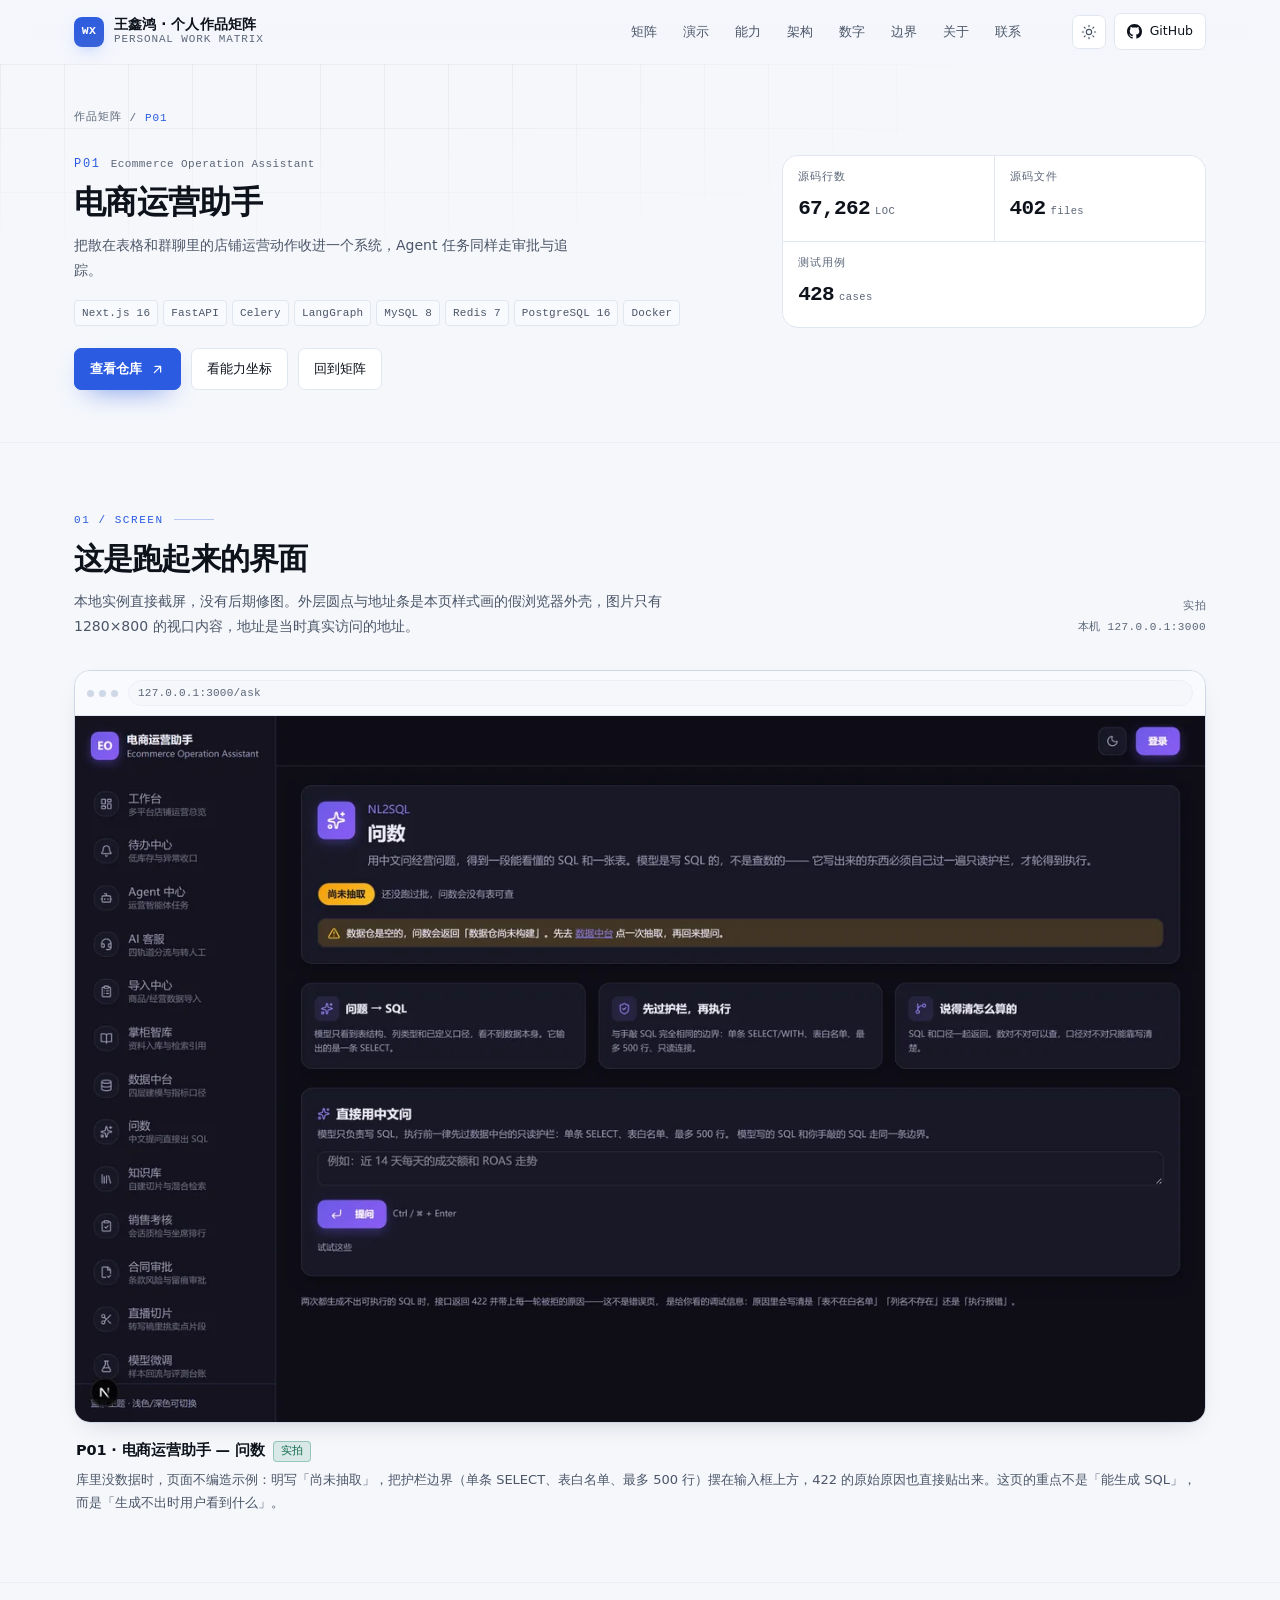
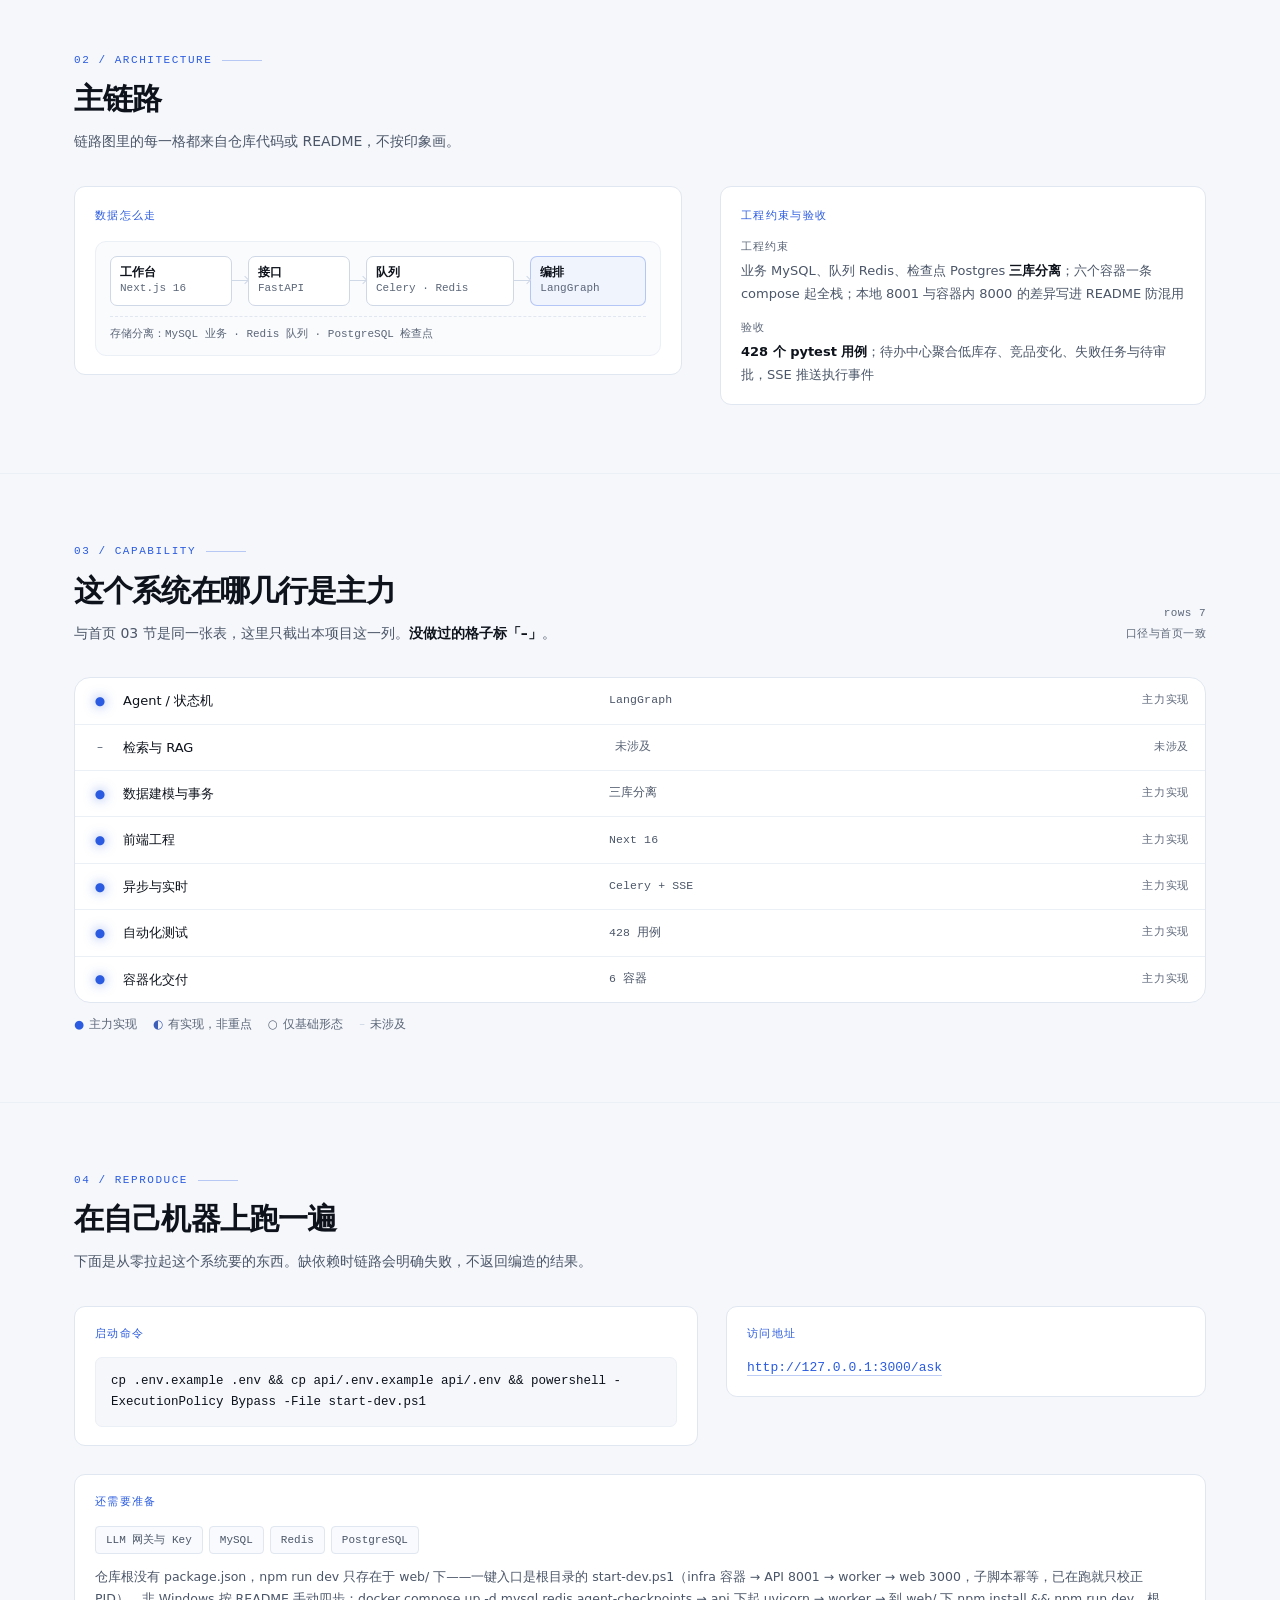
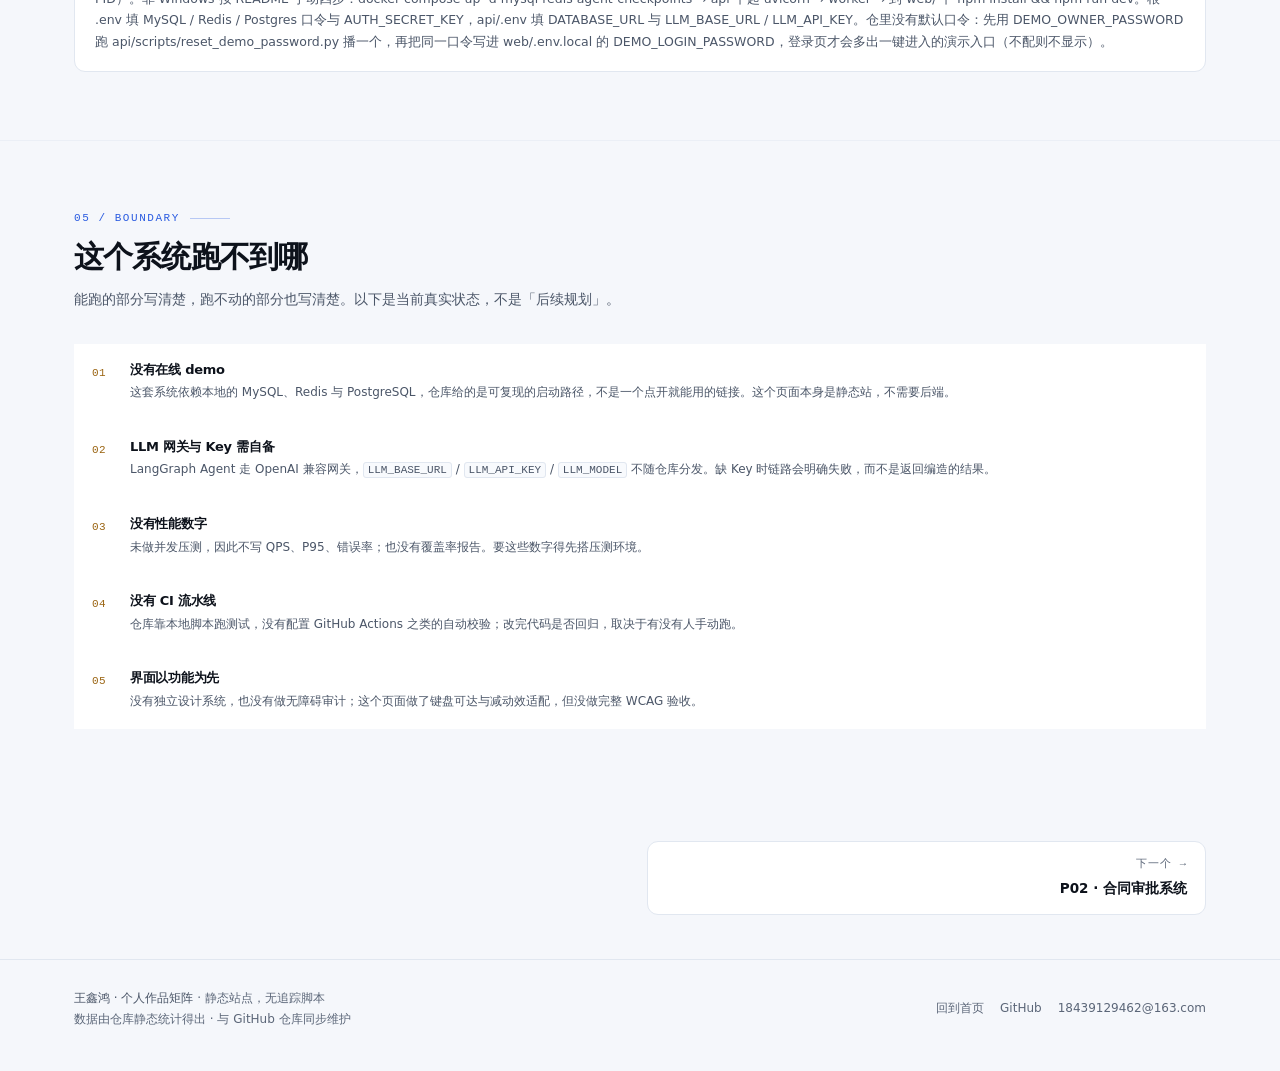
<file: projects/p01.html>
<!DOCTYPE html>
<html lang="zh-CN" data-theme="dark">
<head>
<meta charset="UTF-8">
<meta name="viewport" content="width=device-width, initial-scale=1.0">
<title>P01 · 电商运营助手 | 王鑫鸿 · 个人作品矩阵</title>
<meta name="description" content="电商运营助手（Ecommerce Operation Assistant）：店铺运营的动作散在表格和群里：库存、竞品、素材、投放各一套口径。这个工作台把它们收进一个系统，Agent 任务也要走审批和追踪。 67,262 行源码、428 个 pytest 用例。附架构链路、工程约束、已知边界与本地复现步骤。">
<meta name="author" content="王鑫鸿">
<meta name="theme-color" content="#07090E">
<meta property="og:type" content="article">
<meta property="og:site_name" content="王鑫鸿 · 个人作品矩阵">
<meta property="og:title" content="P01 · 电商运营助手 | 王鑫鸿 · 个人作品矩阵">
<meta property="og:description" content="把散在表格和群聊里的店铺运营动作收进一个系统，Agent 任务同样走审批与追踪。">
<meta property="og:url" content="https://xinhongwang138-hue.github.io/WangXinhong-Personal-Work-Matrix/projects/p01.html">
<meta property="og:image" content="https://xinhongwang138-hue.github.io/WangXinhong-Personal-Work-Matrix/assets/img/demo-p01.webp">
<meta name="twitter:card" content="summary_large_image">
<link rel="canonical" href="https://xinhongwang138-hue.github.io/WangXinhong-Personal-Work-Matrix/projects/p01.html">
<link rel="icon" href="../assets/img/favicon.svg" type="image/svg+xml">
<link rel="stylesheet" href="../assets/css/tokens.css">
<link rel="stylesheet" href="../assets/css/app.css">
<link rel="stylesheet" href="../assets/css/project.css">
<script>
  // 首屏前定主题，避免闪白；同时标记 JS 可用，供入场动效做渐进增强
  (function () {
    document.documentElement.classList.add("js");
    try {
      var saved = localStorage.getItem("wxh-theme");
      var mql = window.matchMedia("(prefers-color-scheme: light)");
      var theme = saved || (mql.matches ? "light" : "dark");
      document.documentElement.setAttribute("data-theme", theme);
    } catch (e) {}
  })();
</script>
</head>
<body class="pbody">
<a class="skip-link" href="#main">跳到主要内容</a>

<header class="nav" id="nav">
  <div class="wrap nav__inner">
    <a class="brand" href="../index.html" aria-label="王鑫鸿个人作品矩阵 · 回到首页">
      <span class="brand__mark" aria-hidden="true">WX</span>
      <span class="brand__text">
        <span class="brand__name">王鑫鸿 · 个人作品矩阵</span>
        <span class="brand__sub">Personal Work Matrix</span>
      </span>
    </a>

    <nav class="nav__links" aria-label="首页区块">
      <a class="nav__link" href="../index.html#matrix">矩阵</a>
      <a class="nav__link" href="../index.html#demo">演示</a>
      <a class="nav__link" href="../index.html#capability">能力</a>
      <a class="nav__link" href="../index.html#architecture">架构</a>
      <a class="nav__link" href="../index.html#evidence">数字</a>
      <a class="nav__link" href="../index.html#boundary">边界</a>
      <a class="nav__link" href="../index.html#about">关于</a>
      <a class="nav__link" href="../index.html#contact">联系</a>
    </nav>

    <div class="nav__actions">
      <button class="icon-btn nav__toggle" id="menu-toggle" aria-label="打开菜单" aria-expanded="false" aria-controls="menu">
        <svg viewBox="0 0 24 24" fill="none" stroke="currentColor" stroke-width="1.8" aria-hidden="true"><path d="M3 6h18M3 12h18M3 18h18" stroke-linecap="round"/></svg>
      </button>
      <button class="icon-btn" id="theme-toggle" aria-label="切换明暗主题" title="切换明暗主题">
        <svg class="icon-sun" viewBox="0 0 24 24" fill="none" stroke="currentColor" stroke-width="1.7" aria-hidden="true"><circle cx="12" cy="12" r="4"/><path d="M12 2v2m0 16v2M2 12h2m16 0h2M4.9 4.9l1.4 1.4m11.4 11.4 1.4 1.4M19.1 4.9l-1.4 1.4M6.3 17.7l-1.4 1.4" stroke-linecap="round"/></svg>
        <svg class="icon-moon" viewBox="0 0 24 24" fill="none" stroke="currentColor" stroke-width="1.7" aria-hidden="true"><path d="M20 14.5A8.5 8.5 0 1 1 9.5 4a6.8 6.8 0 0 0 10.5 10.5Z" stroke-linejoin="round"/></svg>
      </button>
      <a class="btn btn--sm" href="https://github.com/xinhongwang138-hue" target="_blank" rel="noopener">
        <svg viewBox="0 0 16 16" fill="currentColor" aria-hidden="true"><path d="M8 0C3.58 0 0 3.58 0 8c0 3.54 2.29 6.53 5.47 7.59.4.07.55-.17.55-.38 0-.19-.01-.82-.01-1.49-2.01.37-2.53-.49-2.69-.94-.09-.23-.48-.94-.82-1.13-.28-.15-.68-.52-.01-.53.63-.01 1.08.58 1.23.82.72 1.21 1.87.87 2.33.66.07-.52.28-.87.51-1.07-1.78-.2-3.64-.89-3.64-3.95 0-.87.31-1.59.82-2.15-.08-.2-.36-1.02.08-2.12 0 0 .67-.21 2.2.82.64-.18 1.32-.27 2-.27.68 0 1.36.09 2 .27 1.53-1.04 2.2-.82 2.2-.82.44 1.1.16 1.92.08 2.12.51.56.82 1.27.82 2.15 0 3.07-1.87 3.75-3.65 3.95.29.25.54.73.54 1.48 0 1.07-.01 1.93-.01 2.2 0 .21.15.46.55.38A8.01 8.01 0 0 0 16 8c0-4.42-3.58-8-8-8Z"/></svg>
        <span>GitHub</span>
      </a>
    </div>
  </div>
</header>

<div class="menu" id="menu">
  <a href="../index.html#matrix">01 · 作品矩阵</a>
  <a href="../index.html#demo">02 · 界面演示</a>
  <a href="../index.html#capability">03 · 能力矩阵</a>
  <a href="../index.html#architecture">04 · 架构主线</a>
  <a href="../index.html#evidence">05 · 可复核的数字</a>
  <a href="../index.html#boundary">06 · 已知边界</a>
  <a href="../index.html#about">07 · 关于</a>
</div>

<main id="main">

  <!-- ============ 项目头 ============ -->
  <section class="phero">
    <div class="wrap">
      <nav class="pcrumb reveal" aria-label="面包屑">
        <a href="../index.html">作品矩阵</a>
        <span aria-hidden="true">/</span>
        <span aria-current="page">P01</span>
      </nav>

      <div class="phero__grid">
        <div class="phero__main reveal">
          <div class="phero__id">
            <span class="phero__no">P01</span>
            <span class="phero__en">Ecommerce Operation Assistant</span>
          </div>
          <h1>电商运营助手</h1>
          <p class="phero__lead">把散在表格和群聊里的店铺运营动作收进一个系统，Agent 任务同样走审批与追踪。</p>
          <div class="phero__tags">
          <span class="tag">Next.js 16</span>
          <span class="tag">FastAPI</span>
          <span class="tag">Celery</span>
          <span class="tag">LangGraph</span>
          <span class="tag">MySQL 8</span>
          <span class="tag">Redis 7</span>
          <span class="tag">PostgreSQL 16</span>
          <span class="tag">Docker</span>
          </div>
          <div class="phero__actions">
            <a class="btn btn--primary" href="https://github.com/xinhongwang138-hue/ecommerce-operation-assistant" target="_blank" rel="noopener">
              查看仓库
              <svg viewBox="0 0 24 24" fill="none" stroke="currentColor" stroke-width="2" aria-hidden="true"><path d="M7 17 17 7M8 7h9v9" stroke-linecap="round" stroke-linejoin="round"/></svg>
            </a>
            <a class="btn" href="#pcap">看能力坐标</a>
            <a class="btn" href="../index.html#matrix">回到矩阵</a>
          </div>
        </div>

        <dl class="pmeta reveal">
          <div class="pmeta__item">
            <dt>源码行数</dt>
            <dd><span class="pmeta__num">67,262</span><span class="pmeta__unit">LOC</span></dd>
          </div>
          <div class="pmeta__item">
            <dt>源码文件</dt>
            <dd><span class="pmeta__num">402</span><span class="pmeta__unit">files</span></dd>
          </div>
          <div class="pmeta__item">
            <dt>测试用例</dt>
            <dd><span class="pmeta__num">428</span><span class="pmeta__unit">cases</span></dd>
          </div>
        </dl>
      </div>
    </div>
  </section>

  <!-- ============ 界面实拍 ============ -->
  <section class="section psection" id="pshot">
    <div class="wrap">
      <div class="sec-head reveal">
        <div class="sec-head__main">
          <div class="sec-kicker">01 / Screen</div>
          <h2>这是跑起来的界面</h2>
          <p>本地实例直接截屏，没有后期修图。外层圆点与地址条是本页样式画的假浏览器外壳，图片只有 1280×800 的视口内容，地址是当时真实访问的地址。</p>
        </div>
        <div class="sec-head__aside">
          实拍<br>
          本机 127.0.0.1:3000
        </div>
      </div>

      <figure class="shot shot--full reveal">
        <div class="shot__screen">
          <div class="shot__chrome" aria-hidden="true">
            <span class="shot__dots"><i></i><i></i><i></i></span>
            <span class="shot__addr">127.0.0.1:3000/ask</span>
          </div>
          <div class="shot__canvas">
            <img src="../assets/img/demo-p01.webp" width="1280" height="800" loading="lazy" decoding="async"
                 alt="电商运营助手「问数」页面：顶部标着数据尚未抽取，中部三张卡片分别说明问题到 SQL 的映射、先过护栏再执行、口径可复核，底部是中文提问输入框与提问按钮">
          </div>
        </div>
        <figcaption class="shot__cap">
          <div class="shot__head">
            <span class="shot__name">P01 · 电商运营助手 — 问数</span>
            <span class="shot__badge shot__badge--real">实拍</span>
          </div>
          <p class="shot__desc">库里没数据时，页面不编造示例：明写「尚未抽取」，把护栏边界（单条 SELECT、表白名单、最多 500 行）摆在输入框上方，422 的原始原因也直接贴出来。这页的重点不是「能生成 SQL」，而是「生成不出时用户看到什么」。</p>
        </figcaption>
      </figure>
    </div>
  </section>

  <!-- ============ 架构链路 ============ -->
  <section class="section psection" id="parch">
    <div class="wrap">
      <div class="sec-head reveal">
        <div class="sec-head__main">
          <div class="sec-kicker">02 / Architecture</div>
          <h2>主链路</h2>
          <p>链路图里的每一格都来自仓库代码或 README，不按印象画。</p>
        </div>
      </div>

      <div class="pgrid">
        <div class="reveal">
          <div class="pblock">
            <div class="pblock__label">数据怎么走</div>
<figure class="pipe" aria-label="P01 主链路：Next.js 16 工作台调用 FastAPI，任务进 Celery 与 Redis 队列，由 LangGraph Agent 执行，检查点写 PostgreSQL">
            <div class="pipe__line">
              <div class="pipe__lane">
                <span class="pipe__node"><b>工作台</b><i>Next.js 16</i></span>
                <span class="pipe__arrow" aria-hidden="true"></span>
                <span class="pipe__node"><b>接口</b><i>FastAPI</i></span>
                <span class="pipe__arrow" aria-hidden="true"></span>
                <span class="pipe__node"><b>队列</b><i>Celery · Redis</i></span>
                <span class="pipe__arrow" aria-hidden="true"></span>
                <span class="pipe__node pipe__node--key"><b>编排</b><i>LangGraph</i></span>
              </div>
            </div>
          <div class="pipe__note">存储分离：MySQL 业务 · Redis 队列 · PostgreSQL 检查点</div>
        </figure>
          </div>
        </div>

        <div class="reveal">
          <div class="pblock">
            <div class="pblock__label">工程约束与验收</div>
            <div class="pfacts">
          <div class="pfact">
            <span class="pfact__label">工程约束</span>
            <span class="pfact__text">业务 MySQL、队列 Redis、检查点 Postgres <b>三库分离</b>；六个容器一条 compose 起全栈；本地 8001 与容器内 8000 的差异写进 README 防混用</span>
          </div>
          <div class="pfact">
            <span class="pfact__label">验收</span>
            <span class="pfact__text"><b>428 个 pytest 用例</b>；待办中心聚合低库存、竞品变化、失败任务与待审批，SSE 推送执行事件</span>
          </div>
            </div>
          </div>
        </div>
      </div>
    </div>
  </section>

  <!-- ============ 能力坐标 ============ -->
  <section class="section psection" id="pcap">
    <div class="wrap">
      <div class="sec-head reveal">
        <div class="sec-head__main">
          <div class="sec-kicker">03 / Capability</div>
          <h2>这个系统在哪几行是主力</h2>
          <p>与首页 03 节是同一张表，这里只截出本项目这一列。<b>没做过的格子标「–」</b>。</p>
        </div>
        <div class="sec-head__aside">
          rows 7<br>
          口径与首页一致
        </div>
      </div>

      <div class="pcap reveal">
            <div class="pcap__row" data-level="core">
              <span class="pcap__dot" aria-hidden="true">●</span>
              <span class="pcap__dim">Agent / 状态机</span>
              <span class="pcap__note">LangGraph</span>
              <span class="pcap__lv">主力实现</span>
            </div>
            <div class="pcap__row" data-level="none">
              <span class="pcap__dot" aria-hidden="true">–</span>
              <span class="pcap__dim">检索与 RAG</span>
              <span class="pcap__note">未涉及</span>
              <span class="pcap__lv">未涉及</span>
            </div>
            <div class="pcap__row" data-level="core">
              <span class="pcap__dot" aria-hidden="true">●</span>
              <span class="pcap__dim">数据建模与事务</span>
              <span class="pcap__note">三库分离</span>
              <span class="pcap__lv">主力实现</span>
            </div>
            <div class="pcap__row" data-level="core">
              <span class="pcap__dot" aria-hidden="true">●</span>
              <span class="pcap__dim">前端工程</span>
              <span class="pcap__note">Next 16</span>
              <span class="pcap__lv">主力实现</span>
            </div>
            <div class="pcap__row" data-level="core">
              <span class="pcap__dot" aria-hidden="true">●</span>
              <span class="pcap__dim">异步与实时</span>
              <span class="pcap__note">Celery + SSE</span>
              <span class="pcap__lv">主力实现</span>
            </div>
            <div class="pcap__row" data-level="core">
              <span class="pcap__dot" aria-hidden="true">●</span>
              <span class="pcap__dim">自动化测试</span>
              <span class="pcap__note">428 用例</span>
              <span class="pcap__lv">主力实现</span>
            </div>
            <div class="pcap__row" data-level="core">
              <span class="pcap__dot" aria-hidden="true">●</span>
              <span class="pcap__dim">容器化交付</span>
              <span class="pcap__note">6 容器</span>
              <span class="pcap__lv">主力实现</span>
            </div>
      </div>
      <p class="pcap__legend">
        <span><i style="color:var(--brand)">●</i>主力实现</span>
        <span><i style="color:color-mix(in srgb, var(--brand) 62%, var(--ink3))">◐</i>有实现，非重点</span>
        <span><i style="color:var(--ink3)">○</i>仅基础形态</span>
        <span><i style="color:var(--line-strong)">–</i>未涉及</span>
      </p>
    </div>
  </section>

  <!-- ============ 本地复现 ============ -->
  <section class="section psection" id="prepro">
    <div class="wrap">
      <div class="sec-head reveal">
        <div class="sec-head__main">
          <div class="sec-kicker">04 / Reproduce</div>
          <h2>在自己机器上跑一遍</h2>
          <p>下面是从零拉起这个系统要的东西。缺依赖时链路会明确失败，不返回编造的结果。</p>
        </div>
      </div>

      <div class="prepro reveal">
        <div class="prepro__block">
          <div class="pblock__label">启动命令</div>
          <pre class="prepro__code"><code>cp .env.example .env &amp;&amp; cp api/.env.example api/.env &amp;&amp; powershell -ExecutionPolicy Bypass -File start-dev.ps1</code></pre>
        </div>
        <div class="prepro__block">
          <div class="pblock__label">访问地址</div>
          <p class="prepro__url"><a href="http://127.0.0.1:3000/ask">http://127.0.0.1:3000/ask</a></p>
        </div>
        <div class="prepro__block prepro__block--wide">
          <div class="pblock__label">还需要准备</div>
          <ul class="prepro__needs">
            <li>LLM 网关与 Key</li>
            <li>MySQL</li>
            <li>Redis</li>
            <li>PostgreSQL</li>
          </ul>
          <p class="prepro__note">仓库根没有 package.json，npm run dev 只存在于 web/ 下——一键入口是根目录的 start-dev.ps1（infra 容器 → API 8001 → worker → web 3000，子脚本幂等，已在跑就只校正 PID）。非 Windows 按 README 手动四步：docker compose up -d mysql redis agent-checkpoints → api 下起 uvicorn → worker → 到 web/ 下 npm install &amp;&amp; npm run dev。根 .env 填 MySQL / Redis / Postgres 口令与 AUTH_SECRET_KEY，api/.env 填 DATABASE_URL 与 LLM_BASE_URL / LLM_API_KEY。仓里没有默认口令：先用 DEMO_OWNER_PASSWORD 跑 api/scripts/reset_demo_password.py 播一个，再把同一口令写进 web/.env.local 的 DEMO_LOGIN_PASSWORD，登录页才会多出一键进入的演示入口（不配则不显示）。</p>
        </div>
      </div>
    </div>
  </section>

  <!-- ============ 已知边界 ============ -->
  <section class="section psection" id="pbound">
    <div class="wrap">
      <div class="sec-head reveal">
        <div class="sec-head__main">
          <div class="sec-kicker">05 / Boundary</div>
          <h2>这个系统跑不到哪</h2>
          <p>能跑的部分写清楚，跑不动的部分也写清楚。以下是当前真实状态，不是「后续规划」。</p>
        </div>
      </div>

      <div class="pbounds reveal">
        <div class="bound">
          <div class="bound__n">01</div>
          <div>
            <h3>没有在线 demo</h3>
            <p>这套系统依赖本地的 MySQL、Redis 与 PostgreSQL，仓库给的是可复现的启动路径，不是一个点开就能用的链接。这个页面本身是静态站，不需要后端。</p>
          </div>
        </div>
        <div class="bound">
          <div class="bound__n">02</div>
          <div>
            <h3>LLM 网关与 Key 需自备</h3>
            <p>LangGraph Agent 走 OpenAI 兼容网关，<code>LLM_BASE_URL</code> / <code>LLM_API_KEY</code> / <code>LLM_MODEL</code> 不随仓库分发。缺 Key 时链路会明确失败，而不是返回编造的结果。</p>
          </div>
        </div>
        <div class="bound">
          <div class="bound__n">03</div>
          <div>
            <h3>没有性能数字</h3>
            <p>未做并发压测，因此不写 QPS、P95、错误率；也没有覆盖率报告。要这些数字得先搭压测环境。</p>
          </div>
        </div>
        <div class="bound">
          <div class="bound__n">04</div>
          <div>
            <h3>没有 CI 流水线</h3>
            <p>仓库靠本地脚本跑测试，没有配置 GitHub Actions 之类的自动校验；改完代码是否回归，取决于有没有人手动跑。</p>
          </div>
        </div>
        <div class="bound">
          <div class="bound__n">05</div>
          <div>
            <h3>界面以功能为先</h3>
            <p>没有独立设计系统，也没有做无障碍审计；这个页面做了键盘可达与减动效适配，但没做完整 WCAG 验收。</p>
          </div>
        </div>
      </div>
    </div>
  </section>

  <!-- ============ 上下项目 ============ -->
  <section class="section section--flush pnav-sec">
    <div class="wrap">
      <nav class="pnav reveal" aria-label="项目导航">
<span class="pnav__link pnav__link--empty"></span>
<a class="pnav__link pnav__link--next" href="../projects/p02.html"><span class="pnav__dir">下一个 →</span><span class="pnav__name">P02 · 合同审批系统</span></a>
      </nav>
    </div>
  </section>

</main>

<!-- ============ 页脚 ============ -->
<footer class="foot">
  <div class="wrap foot__inner">
    <div class="foot__left">
      <b>王鑫鸿 · 个人作品矩阵</b> · 静态站点，无追踪脚本<br>
      数据由仓库静态统计得出 · 与 GitHub 仓库同步维护
    </div>
    <div class="foot__links">
      <a href="../index.html">回到首页</a>
      <a href="https://github.com/xinhongwang138-hue" target="_blank" rel="noopener">GitHub</a>
      <a href="mailto:18439129462@163.com">18439129462@163.com</a>
    </div>
  </div>
</footer>

<script src="../assets/js/app.js" defer></script>
</body>
</html>
</file>
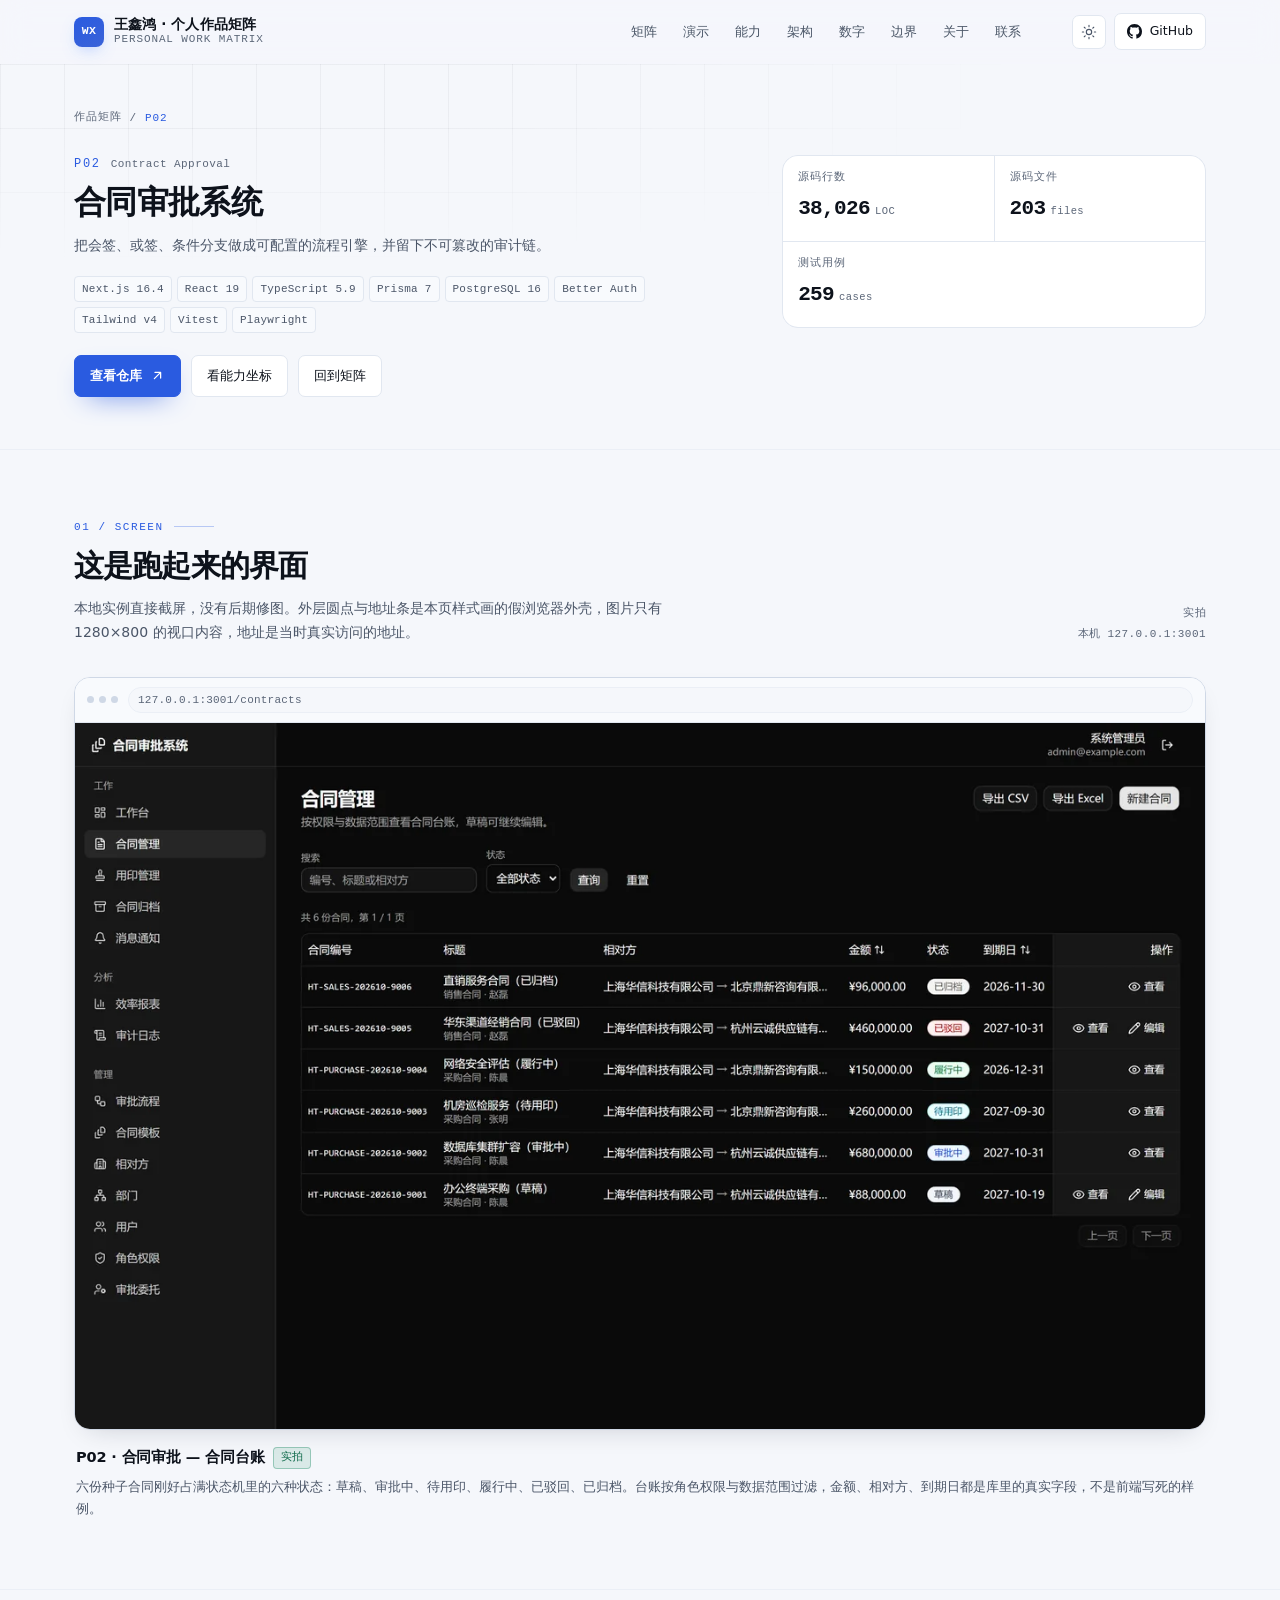
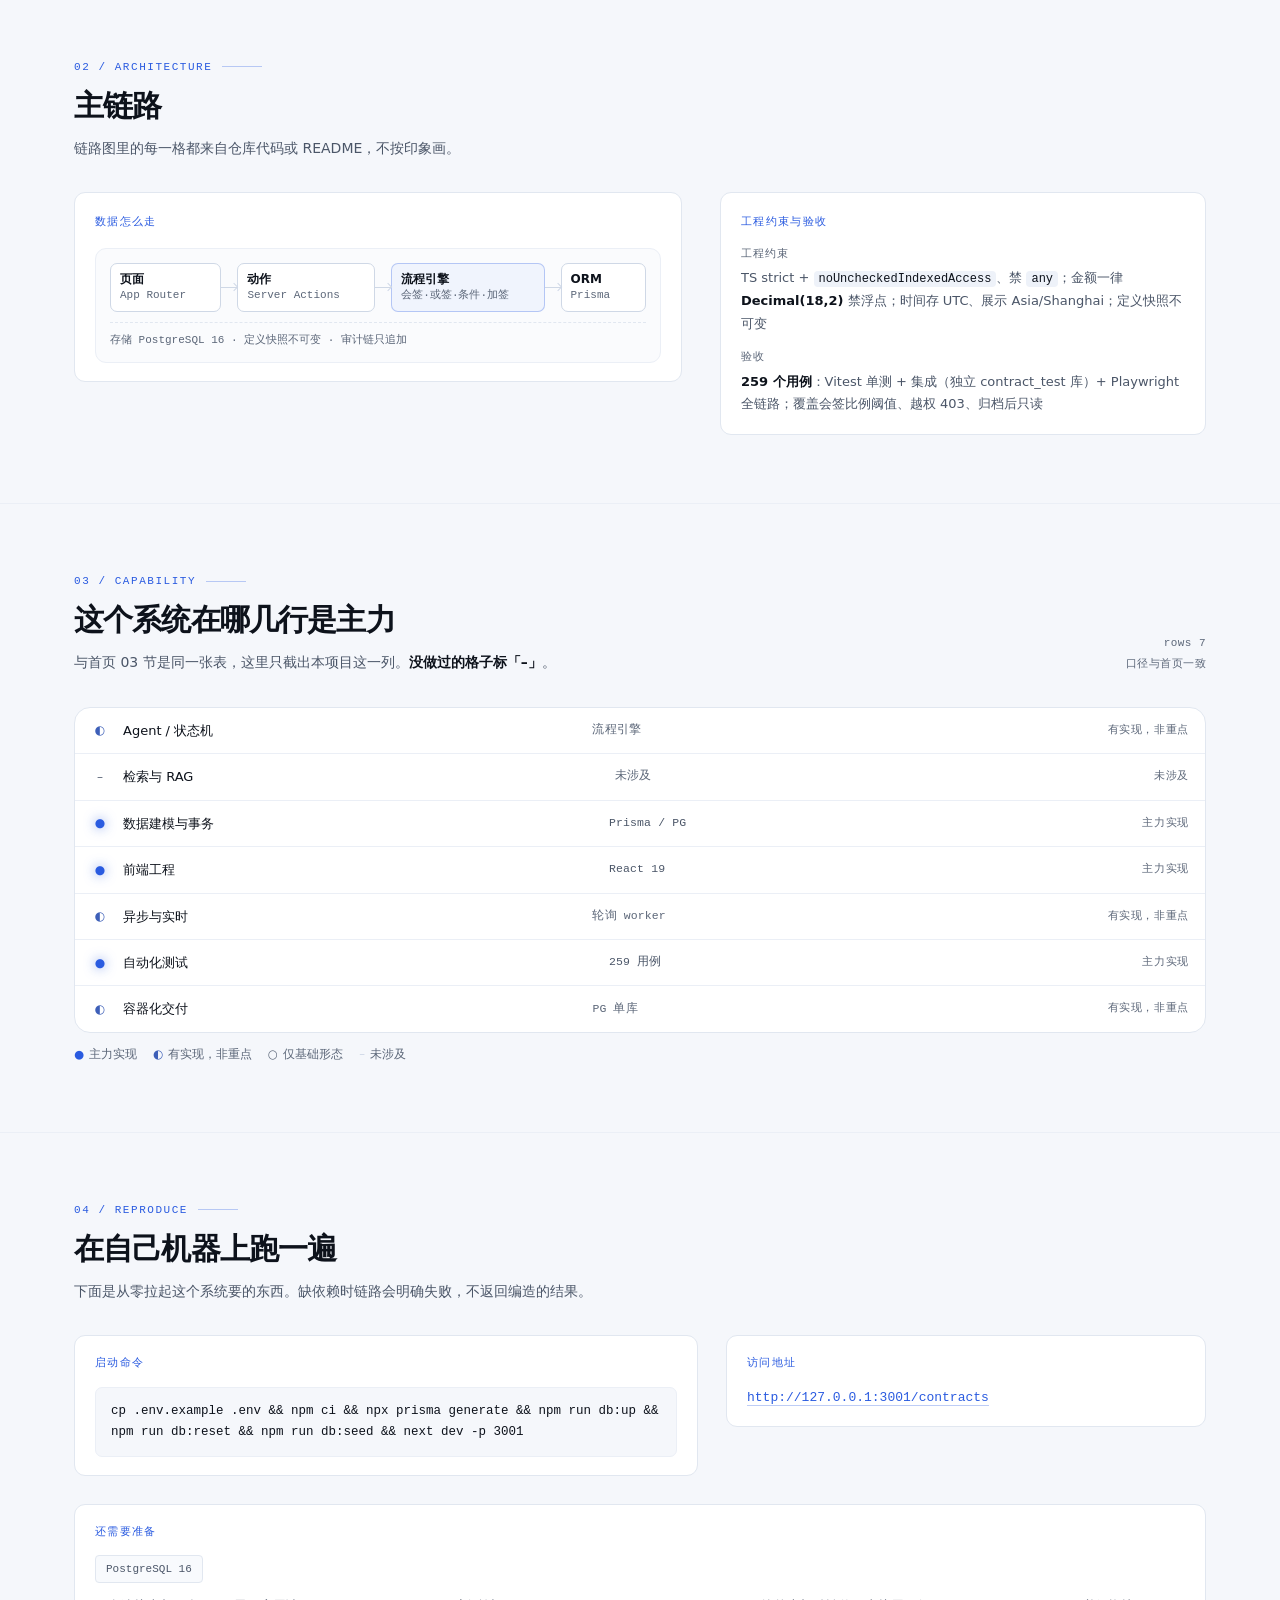
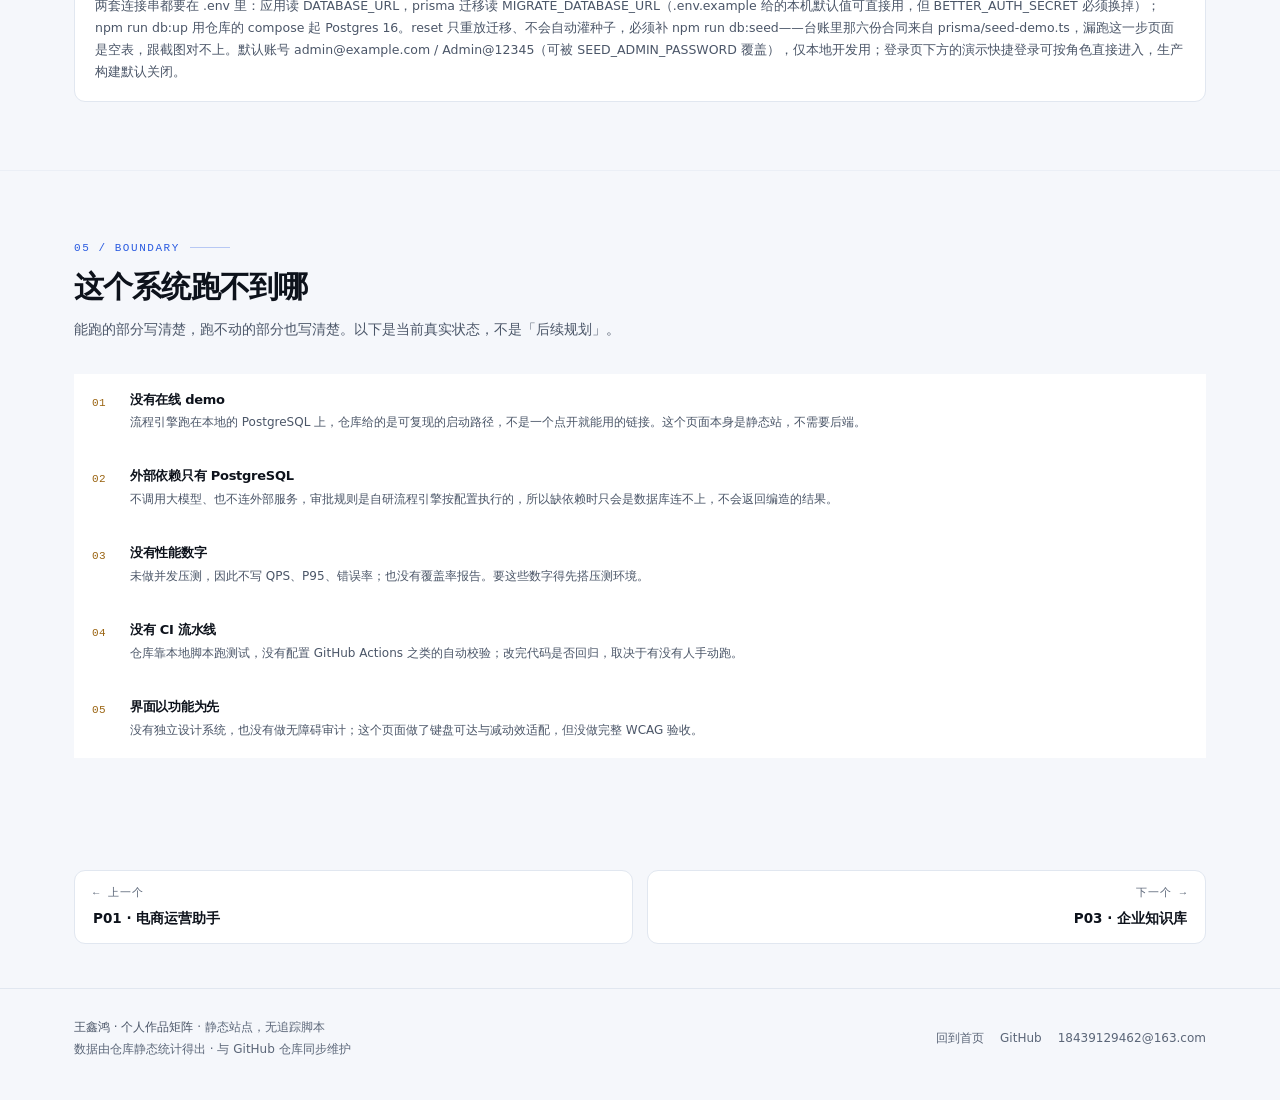
<file: projects/p02.html>
<!DOCTYPE html>
<html lang="zh-CN" data-theme="dark">
<head>
<meta charset="UTF-8">
<meta name="viewport" content="width=device-width, initial-scale=1.0">
<title>P02 · 合同审批系统 | 王鑫鸿 · 个人作品矩阵</title>
<meta name="description" content="合同审批系统（Contract Approval）：合同在邮件和 IM 里流转，审批规则靠人记。这套系统把会签 / 或签 / 条件分支做成可配置的流程引擎，并留下不可篡改的审计链。 38,026 行源码、259 个用例。附架构链路、工程约束、已知边界与本地复现步骤。">
<meta name="author" content="王鑫鸿">
<meta name="theme-color" content="#07090E">
<meta property="og:type" content="article">
<meta property="og:site_name" content="王鑫鸿 · 个人作品矩阵">
<meta property="og:title" content="P02 · 合同审批系统 | 王鑫鸿 · 个人作品矩阵">
<meta property="og:description" content="把会签、或签、条件分支做成可配置的流程引擎，并留下不可篡改的审计链。">
<meta property="og:url" content="https://xinhongwang138-hue.github.io/WangXinhong-Personal-Work-Matrix/projects/p02.html">
<meta property="og:image" content="https://xinhongwang138-hue.github.io/WangXinhong-Personal-Work-Matrix/assets/img/demo-p02.webp">
<meta name="twitter:card" content="summary_large_image">
<link rel="canonical" href="https://xinhongwang138-hue.github.io/WangXinhong-Personal-Work-Matrix/projects/p02.html">
<link rel="icon" href="../assets/img/favicon.svg" type="image/svg+xml">
<link rel="stylesheet" href="../assets/css/tokens.css">
<link rel="stylesheet" href="../assets/css/app.css">
<link rel="stylesheet" href="../assets/css/project.css">
<script>
  // 首屏前定主题，避免闪白；同时标记 JS 可用，供入场动效做渐进增强
  (function () {
    document.documentElement.classList.add("js");
    try {
      var saved = localStorage.getItem("wxh-theme");
      var mql = window.matchMedia("(prefers-color-scheme: light)");
      var theme = saved || (mql.matches ? "light" : "dark");
      document.documentElement.setAttribute("data-theme", theme);
    } catch (e) {}
  })();
</script>
</head>
<body class="pbody">
<a class="skip-link" href="#main">跳到主要内容</a>

<header class="nav" id="nav">
  <div class="wrap nav__inner">
    <a class="brand" href="../index.html" aria-label="王鑫鸿个人作品矩阵 · 回到首页">
      <span class="brand__mark" aria-hidden="true">WX</span>
      <span class="brand__text">
        <span class="brand__name">王鑫鸿 · 个人作品矩阵</span>
        <span class="brand__sub">Personal Work Matrix</span>
      </span>
    </a>

    <nav class="nav__links" aria-label="首页区块">
      <a class="nav__link" href="../index.html#matrix">矩阵</a>
      <a class="nav__link" href="../index.html#demo">演示</a>
      <a class="nav__link" href="../index.html#capability">能力</a>
      <a class="nav__link" href="../index.html#architecture">架构</a>
      <a class="nav__link" href="../index.html#evidence">数字</a>
      <a class="nav__link" href="../index.html#boundary">边界</a>
      <a class="nav__link" href="../index.html#about">关于</a>
      <a class="nav__link" href="../index.html#contact">联系</a>
    </nav>

    <div class="nav__actions">
      <button class="icon-btn nav__toggle" id="menu-toggle" aria-label="打开菜单" aria-expanded="false" aria-controls="menu">
        <svg viewBox="0 0 24 24" fill="none" stroke="currentColor" stroke-width="1.8" aria-hidden="true"><path d="M3 6h18M3 12h18M3 18h18" stroke-linecap="round"/></svg>
      </button>
      <button class="icon-btn" id="theme-toggle" aria-label="切换明暗主题" title="切换明暗主题">
        <svg class="icon-sun" viewBox="0 0 24 24" fill="none" stroke="currentColor" stroke-width="1.7" aria-hidden="true"><circle cx="12" cy="12" r="4"/><path d="M12 2v2m0 16v2M2 12h2m16 0h2M4.9 4.9l1.4 1.4m11.4 11.4 1.4 1.4M19.1 4.9l-1.4 1.4M6.3 17.7l-1.4 1.4" stroke-linecap="round"/></svg>
        <svg class="icon-moon" viewBox="0 0 24 24" fill="none" stroke="currentColor" stroke-width="1.7" aria-hidden="true"><path d="M20 14.5A8.5 8.5 0 1 1 9.5 4a6.8 6.8 0 0 0 10.5 10.5Z" stroke-linejoin="round"/></svg>
      </button>
      <a class="btn btn--sm" href="https://github.com/xinhongwang138-hue" target="_blank" rel="noopener">
        <svg viewBox="0 0 16 16" fill="currentColor" aria-hidden="true"><path d="M8 0C3.58 0 0 3.58 0 8c0 3.54 2.29 6.53 5.47 7.59.4.07.55-.17.55-.38 0-.19-.01-.82-.01-1.49-2.01.37-2.53-.49-2.69-.94-.09-.23-.48-.94-.82-1.13-.28-.15-.68-.52-.01-.53.63-.01 1.08.58 1.23.82.72 1.21 1.87.87 2.33.66.07-.52.28-.87.51-1.07-1.78-.2-3.64-.89-3.64-3.95 0-.87.31-1.59.82-2.15-.08-.2-.36-1.02.08-2.12 0 0 .67-.21 2.2.82.64-.18 1.32-.27 2-.27.68 0 1.36.09 2 .27 1.53-1.04 2.2-.82 2.2-.82.44 1.1.16 1.92.08 2.12.51.56.82 1.27.82 2.15 0 3.07-1.87 3.75-3.65 3.95.29.25.54.73.54 1.48 0 1.07-.01 1.93-.01 2.2 0 .21.15.46.55.38A8.01 8.01 0 0 0 16 8c0-4.42-3.58-8-8-8Z"/></svg>
        <span>GitHub</span>
      </a>
    </div>
  </div>
</header>

<div class="menu" id="menu">
  <a href="../index.html#matrix">01 · 作品矩阵</a>
  <a href="../index.html#demo">02 · 界面演示</a>
  <a href="../index.html#capability">03 · 能力矩阵</a>
  <a href="../index.html#architecture">04 · 架构主线</a>
  <a href="../index.html#evidence">05 · 可复核的数字</a>
  <a href="../index.html#boundary">06 · 已知边界</a>
  <a href="../index.html#about">07 · 关于</a>
</div>

<main id="main">

  <!-- ============ 项目头 ============ -->
  <section class="phero">
    <div class="wrap">
      <nav class="pcrumb reveal" aria-label="面包屑">
        <a href="../index.html">作品矩阵</a>
        <span aria-hidden="true">/</span>
        <span aria-current="page">P02</span>
      </nav>

      <div class="phero__grid">
        <div class="phero__main reveal">
          <div class="phero__id">
            <span class="phero__no">P02</span>
            <span class="phero__en">Contract Approval</span>
          </div>
          <h1>合同审批系统</h1>
          <p class="phero__lead">把会签、或签、条件分支做成可配置的流程引擎，并留下不可篡改的审计链。</p>
          <div class="phero__tags">
          <span class="tag">Next.js 16.4</span>
          <span class="tag">React 19</span>
          <span class="tag">TypeScript 5.9</span>
          <span class="tag">Prisma 7</span>
          <span class="tag">PostgreSQL 16</span>
          <span class="tag">Better Auth</span>
          <span class="tag">Tailwind v4</span>
          <span class="tag">Vitest</span>
          <span class="tag">Playwright</span>
          </div>
          <div class="phero__actions">
            <a class="btn btn--primary" href="https://github.com/xinhongwang138-hue/contract-approval" target="_blank" rel="noopener">
              查看仓库
              <svg viewBox="0 0 24 24" fill="none" stroke="currentColor" stroke-width="2" aria-hidden="true"><path d="M7 17 17 7M8 7h9v9" stroke-linecap="round" stroke-linejoin="round"/></svg>
            </a>
            <a class="btn" href="#pcap">看能力坐标</a>
            <a class="btn" href="../index.html#matrix">回到矩阵</a>
          </div>
        </div>

        <dl class="pmeta reveal">
          <div class="pmeta__item">
            <dt>源码行数</dt>
            <dd><span class="pmeta__num">38,026</span><span class="pmeta__unit">LOC</span></dd>
          </div>
          <div class="pmeta__item">
            <dt>源码文件</dt>
            <dd><span class="pmeta__num">203</span><span class="pmeta__unit">files</span></dd>
          </div>
          <div class="pmeta__item">
            <dt>测试用例</dt>
            <dd><span class="pmeta__num">259</span><span class="pmeta__unit">cases</span></dd>
          </div>
        </dl>
      </div>
    </div>
  </section>

  <!-- ============ 界面实拍 ============ -->
  <section class="section psection" id="pshot">
    <div class="wrap">
      <div class="sec-head reveal">
        <div class="sec-head__main">
          <div class="sec-kicker">01 / Screen</div>
          <h2>这是跑起来的界面</h2>
          <p>本地实例直接截屏，没有后期修图。外层圆点与地址条是本页样式画的假浏览器外壳，图片只有 1280×800 的视口内容，地址是当时真实访问的地址。</p>
        </div>
        <div class="sec-head__aside">
          实拍<br>
          本机 127.0.0.1:3001
        </div>
      </div>

      <figure class="shot shot--full reveal">
        <div class="shot__screen">
          <div class="shot__chrome" aria-hidden="true">
            <span class="shot__dots"><i></i><i></i><i></i></span>
            <span class="shot__addr">127.0.0.1:3001/contracts</span>
          </div>
          <div class="shot__canvas">
            <img src="../assets/img/demo-p02.webp" width="1280" height="800" loading="lazy" decoding="async"
                 alt="合同审批系统的合同管理页：顶部是搜索框与状态筛选，表格列出六份合同，状态列依次显示已归档、已驳回、履行中、待用印、审批中、草稿">
          </div>
        </div>
        <figcaption class="shot__cap">
          <div class="shot__head">
            <span class="shot__name">P02 · 合同审批 — 合同台账</span>
            <span class="shot__badge shot__badge--real">实拍</span>
          </div>
          <p class="shot__desc">六份种子合同刚好占满状态机里的六种状态：草稿、审批中、待用印、履行中、已驳回、已归档。台账按角色权限与数据范围过滤，金额、相对方、到期日都是库里的真实字段，不是前端写死的样例。</p>
        </figcaption>
      </figure>
    </div>
  </section>

  <!-- ============ 架构链路 ============ -->
  <section class="section psection" id="parch">
    <div class="wrap">
      <div class="sec-head reveal">
        <div class="sec-head__main">
          <div class="sec-kicker">02 / Architecture</div>
          <h2>主链路</h2>
          <p>链路图里的每一格都来自仓库代码或 README，不按印象画。</p>
        </div>
      </div>

      <div class="pgrid">
        <div class="reveal">
          <div class="pblock">
            <div class="pblock__label">数据怎么走</div>
<figure class="pipe" aria-label="P02 主链路：App Router 页面通过 Server Actions 提交，进入自研流程引擎处理会签、或签、条件分支与加签转签，经 Prisma 落 PostgreSQL">
            <div class="pipe__line">
              <div class="pipe__lane">
                <span class="pipe__node"><b>页面</b><i>App Router</i></span>
                <span class="pipe__arrow" aria-hidden="true"></span>
                <span class="pipe__node"><b>动作</b><i>Server Actions</i></span>
                <span class="pipe__arrow" aria-hidden="true"></span>
                <span class="pipe__node pipe__node--key"><b>流程引擎</b><i>会签·或签·条件·加签</i></span>
                <span class="pipe__arrow" aria-hidden="true"></span>
                <span class="pipe__node"><b>ORM</b><i>Prisma</i></span>
              </div>
            </div>
          <div class="pipe__note">存储 PostgreSQL 16 · 定义快照不可变 · 审计链只追加</div>
        </figure>
          </div>
        </div>

        <div class="reveal">
          <div class="pblock">
            <div class="pblock__label">工程约束与验收</div>
            <div class="pfacts">
          <div class="pfact">
            <span class="pfact__label">工程约束</span>
            <span class="pfact__text">TS strict + <code>noUncheckedIndexedAccess</code>、禁 <code>any</code>；金额一律 <b>Decimal(18,2)</b> 禁浮点；时间存 UTC、展示 Asia/Shanghai；定义快照不可变</span>
          </div>
          <div class="pfact">
            <span class="pfact__label">验收</span>
            <span class="pfact__text"><b>259 个用例</b>：Vitest 单测 + 集成（独立 contract_test 库）+ Playwright 全链路；覆盖会签比例阈值、越权 403、归档后只读</span>
          </div>
            </div>
          </div>
        </div>
      </div>
    </div>
  </section>

  <!-- ============ 能力坐标 ============ -->
  <section class="section psection" id="pcap">
    <div class="wrap">
      <div class="sec-head reveal">
        <div class="sec-head__main">
          <div class="sec-kicker">03 / Capability</div>
          <h2>这个系统在哪几行是主力</h2>
          <p>与首页 03 节是同一张表，这里只截出本项目这一列。<b>没做过的格子标「–」</b>。</p>
        </div>
        <div class="sec-head__aside">
          rows 7<br>
          口径与首页一致
        </div>
      </div>

      <div class="pcap reveal">
            <div class="pcap__row" data-level="part">
              <span class="pcap__dot" aria-hidden="true">◐</span>
              <span class="pcap__dim">Agent / 状态机</span>
              <span class="pcap__note">流程引擎</span>
              <span class="pcap__lv">有实现，非重点</span>
            </div>
            <div class="pcap__row" data-level="none">
              <span class="pcap__dot" aria-hidden="true">–</span>
              <span class="pcap__dim">检索与 RAG</span>
              <span class="pcap__note">未涉及</span>
              <span class="pcap__lv">未涉及</span>
            </div>
            <div class="pcap__row" data-level="core">
              <span class="pcap__dot" aria-hidden="true">●</span>
              <span class="pcap__dim">数据建模与事务</span>
              <span class="pcap__note">Prisma / PG</span>
              <span class="pcap__lv">主力实现</span>
            </div>
            <div class="pcap__row" data-level="core">
              <span class="pcap__dot" aria-hidden="true">●</span>
              <span class="pcap__dim">前端工程</span>
              <span class="pcap__note">React 19</span>
              <span class="pcap__lv">主力实现</span>
            </div>
            <div class="pcap__row" data-level="part">
              <span class="pcap__dot" aria-hidden="true">◐</span>
              <span class="pcap__dim">异步与实时</span>
              <span class="pcap__note">轮询 worker</span>
              <span class="pcap__lv">有实现，非重点</span>
            </div>
            <div class="pcap__row" data-level="core">
              <span class="pcap__dot" aria-hidden="true">●</span>
              <span class="pcap__dim">自动化测试</span>
              <span class="pcap__note">259 用例</span>
              <span class="pcap__lv">主力实现</span>
            </div>
            <div class="pcap__row" data-level="part">
              <span class="pcap__dot" aria-hidden="true">◐</span>
              <span class="pcap__dim">容器化交付</span>
              <span class="pcap__note">PG 单库</span>
              <span class="pcap__lv">有实现，非重点</span>
            </div>
      </div>
      <p class="pcap__legend">
        <span><i style="color:var(--brand)">●</i>主力实现</span>
        <span><i style="color:color-mix(in srgb, var(--brand) 62%, var(--ink3))">◐</i>有实现，非重点</span>
        <span><i style="color:var(--ink3)">○</i>仅基础形态</span>
        <span><i style="color:var(--line-strong)">–</i>未涉及</span>
      </p>
    </div>
  </section>

  <!-- ============ 本地复现 ============ -->
  <section class="section psection" id="prepro">
    <div class="wrap">
      <div class="sec-head reveal">
        <div class="sec-head__main">
          <div class="sec-kicker">04 / Reproduce</div>
          <h2>在自己机器上跑一遍</h2>
          <p>下面是从零拉起这个系统要的东西。缺依赖时链路会明确失败，不返回编造的结果。</p>
        </div>
      </div>

      <div class="prepro reveal">
        <div class="prepro__block">
          <div class="pblock__label">启动命令</div>
          <pre class="prepro__code"><code>cp .env.example .env &amp;&amp; npm ci &amp;&amp; npx prisma generate &amp;&amp; npm run db:up &amp;&amp; npm run db:reset &amp;&amp; npm run db:seed &amp;&amp; next dev -p 3001</code></pre>
        </div>
        <div class="prepro__block">
          <div class="pblock__label">访问地址</div>
          <p class="prepro__url"><a href="http://127.0.0.1:3001/contracts">http://127.0.0.1:3001/contracts</a></p>
        </div>
        <div class="prepro__block prepro__block--wide">
          <div class="pblock__label">还需要准备</div>
          <ul class="prepro__needs">
            <li>PostgreSQL 16</li>
          </ul>
          <p class="prepro__note">两套连接串都要在 .env 里：应用读 DATABASE_URL，prisma 迁移读 MIGRATE_DATABASE_URL（.env.example 给的本机默认值可直接用，但 BETTER_AUTH_SECRET 必须换掉）；npm run db:up 用仓库的 compose 起 Postgres 16。reset 只重放迁移、不会自动灌种子，必须补 npm run db:seed——台账里那六份合同来自 prisma/seed-demo.ts，漏跑这一步页面是空表，跟截图对不上。默认账号 admin@example.com / Admin@12345（可被 SEED_ADMIN_PASSWORD 覆盖），仅本地开发用；登录页下方的演示快捷登录可按角色直接进入，生产构建默认关闭。</p>
        </div>
      </div>
    </div>
  </section>

  <!-- ============ 已知边界 ============ -->
  <section class="section psection" id="pbound">
    <div class="wrap">
      <div class="sec-head reveal">
        <div class="sec-head__main">
          <div class="sec-kicker">05 / Boundary</div>
          <h2>这个系统跑不到哪</h2>
          <p>能跑的部分写清楚，跑不动的部分也写清楚。以下是当前真实状态，不是「后续规划」。</p>
        </div>
      </div>

      <div class="pbounds reveal">
        <div class="bound">
          <div class="bound__n">01</div>
          <div>
            <h3>没有在线 demo</h3>
            <p>流程引擎跑在本地的 PostgreSQL 上，仓库给的是可复现的启动路径，不是一个点开就能用的链接。这个页面本身是静态站，不需要后端。</p>
          </div>
        </div>
        <div class="bound">
          <div class="bound__n">02</div>
          <div>
            <h3>外部依赖只有 PostgreSQL</h3>
            <p>不调用大模型、也不连外部服务，审批规则是自研流程引擎按配置执行的，所以缺依赖时只会是数据库连不上，不会返回编造的结果。</p>
          </div>
        </div>
        <div class="bound">
          <div class="bound__n">03</div>
          <div>
            <h3>没有性能数字</h3>
            <p>未做并发压测，因此不写 QPS、P95、错误率；也没有覆盖率报告。要这些数字得先搭压测环境。</p>
          </div>
        </div>
        <div class="bound">
          <div class="bound__n">04</div>
          <div>
            <h3>没有 CI 流水线</h3>
            <p>仓库靠本地脚本跑测试，没有配置 GitHub Actions 之类的自动校验；改完代码是否回归，取决于有没有人手动跑。</p>
          </div>
        </div>
        <div class="bound">
          <div class="bound__n">05</div>
          <div>
            <h3>界面以功能为先</h3>
            <p>没有独立设计系统，也没有做无障碍审计；这个页面做了键盘可达与减动效适配，但没做完整 WCAG 验收。</p>
          </div>
        </div>
      </div>
    </div>
  </section>

  <!-- ============ 上下项目 ============ -->
  <section class="section section--flush pnav-sec">
    <div class="wrap">
      <nav class="pnav reveal" aria-label="项目导航">
<a class="pnav__link" href="../projects/p01.html"><span class="pnav__dir">← 上一个</span><span class="pnav__name">P01 · 电商运营助手</span></a>
<a class="pnav__link pnav__link--next" href="../projects/p03.html"><span class="pnav__dir">下一个 →</span><span class="pnav__name">P03 · 企业知识库</span></a>
      </nav>
    </div>
  </section>

</main>

<!-- ============ 页脚 ============ -->
<footer class="foot">
  <div class="wrap foot__inner">
    <div class="foot__left">
      <b>王鑫鸿 · 个人作品矩阵</b> · 静态站点，无追踪脚本<br>
      数据由仓库静态统计得出 · 与 GitHub 仓库同步维护
    </div>
    <div class="foot__links">
      <a href="../index.html">回到首页</a>
      <a href="https://github.com/xinhongwang138-hue" target="_blank" rel="noopener">GitHub</a>
      <a href="mailto:18439129462@163.com">18439129462@163.com</a>
    </div>
  </div>
</footer>

<script src="../assets/js/app.js" defer></script>
</body>
</html>
</file>
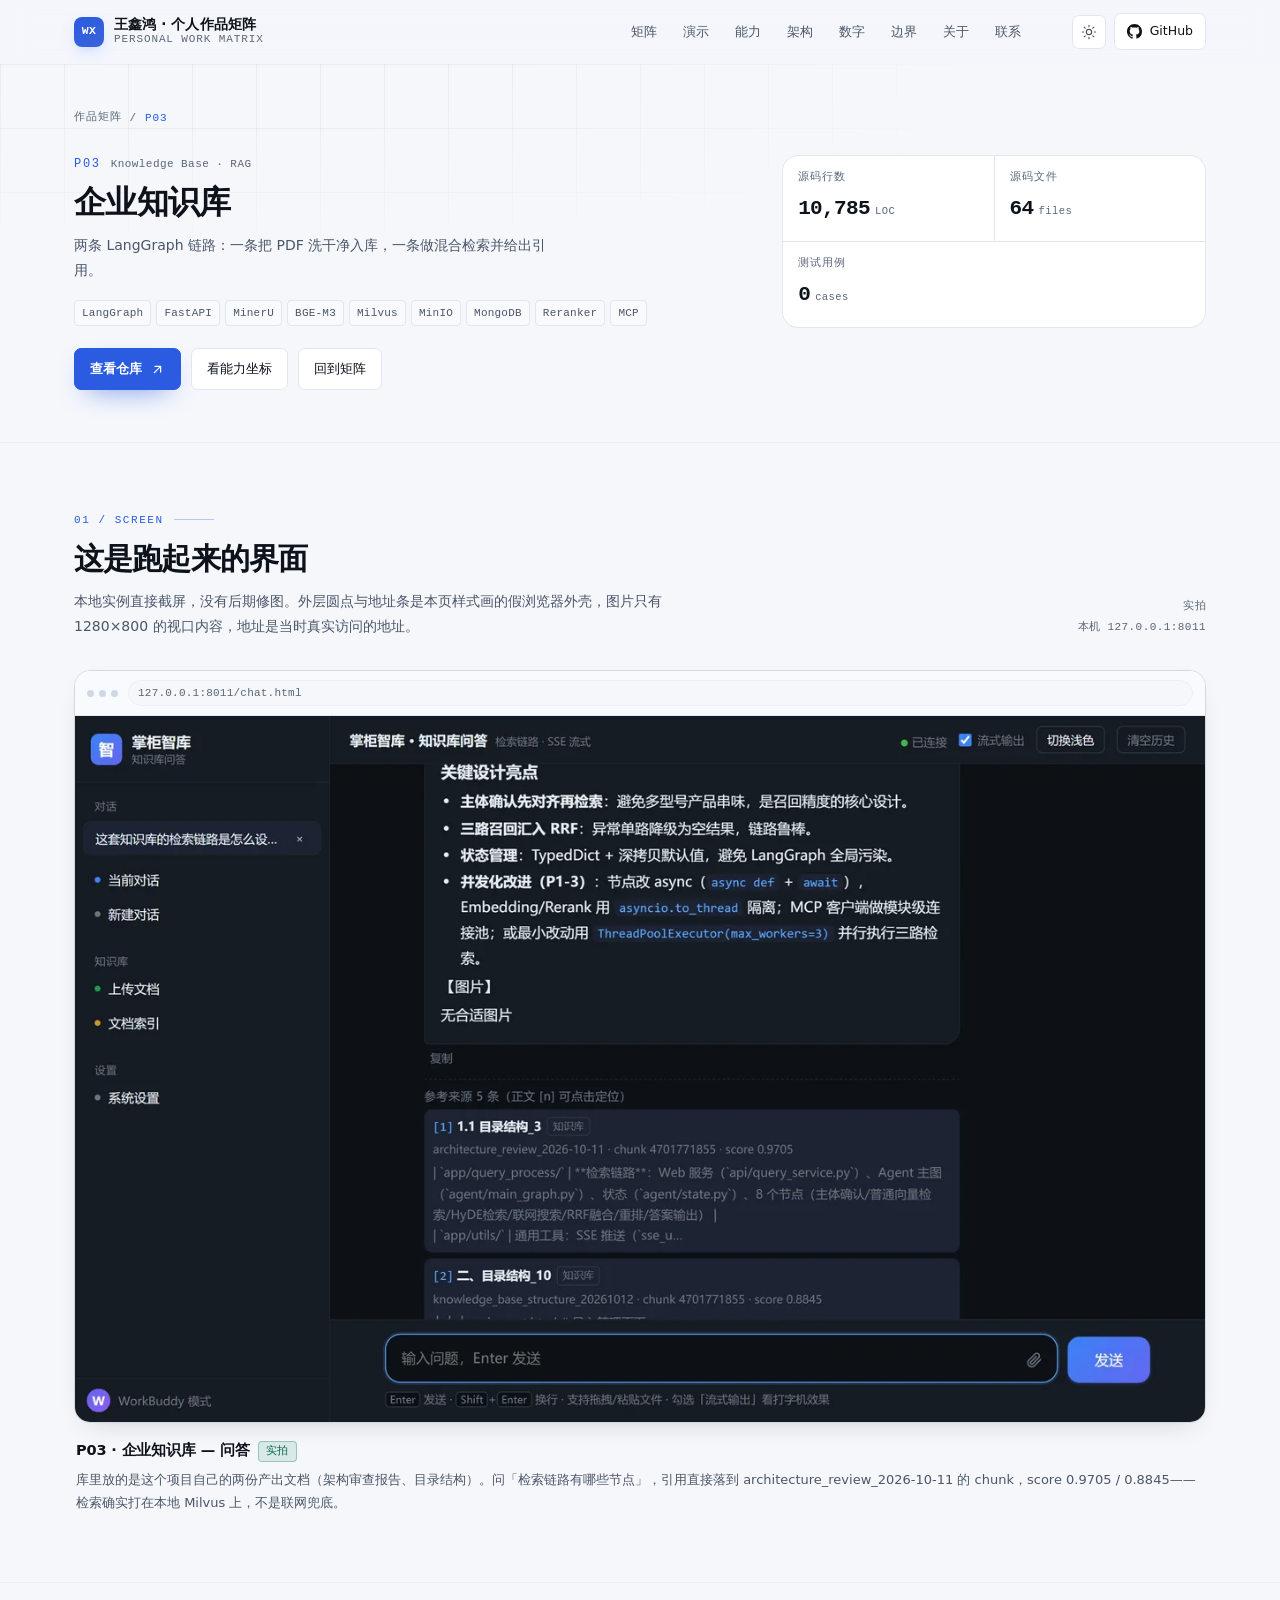
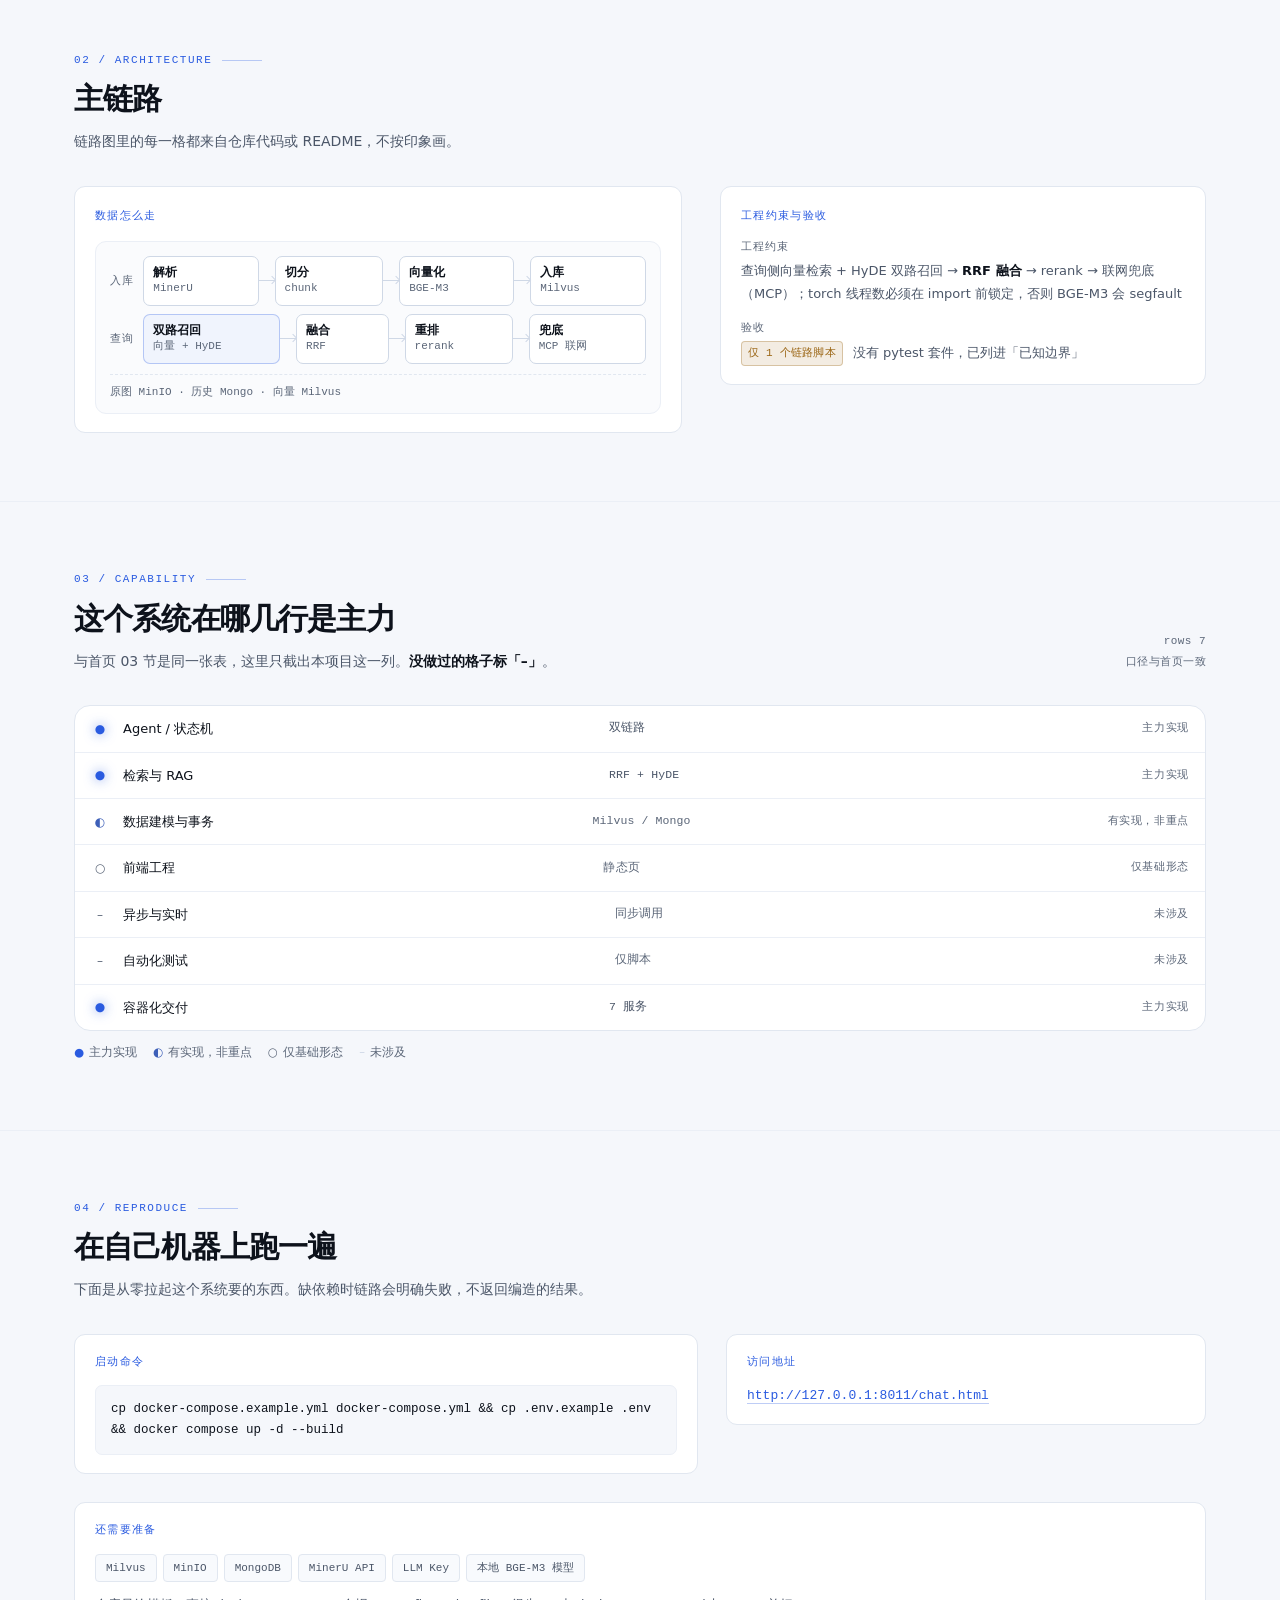
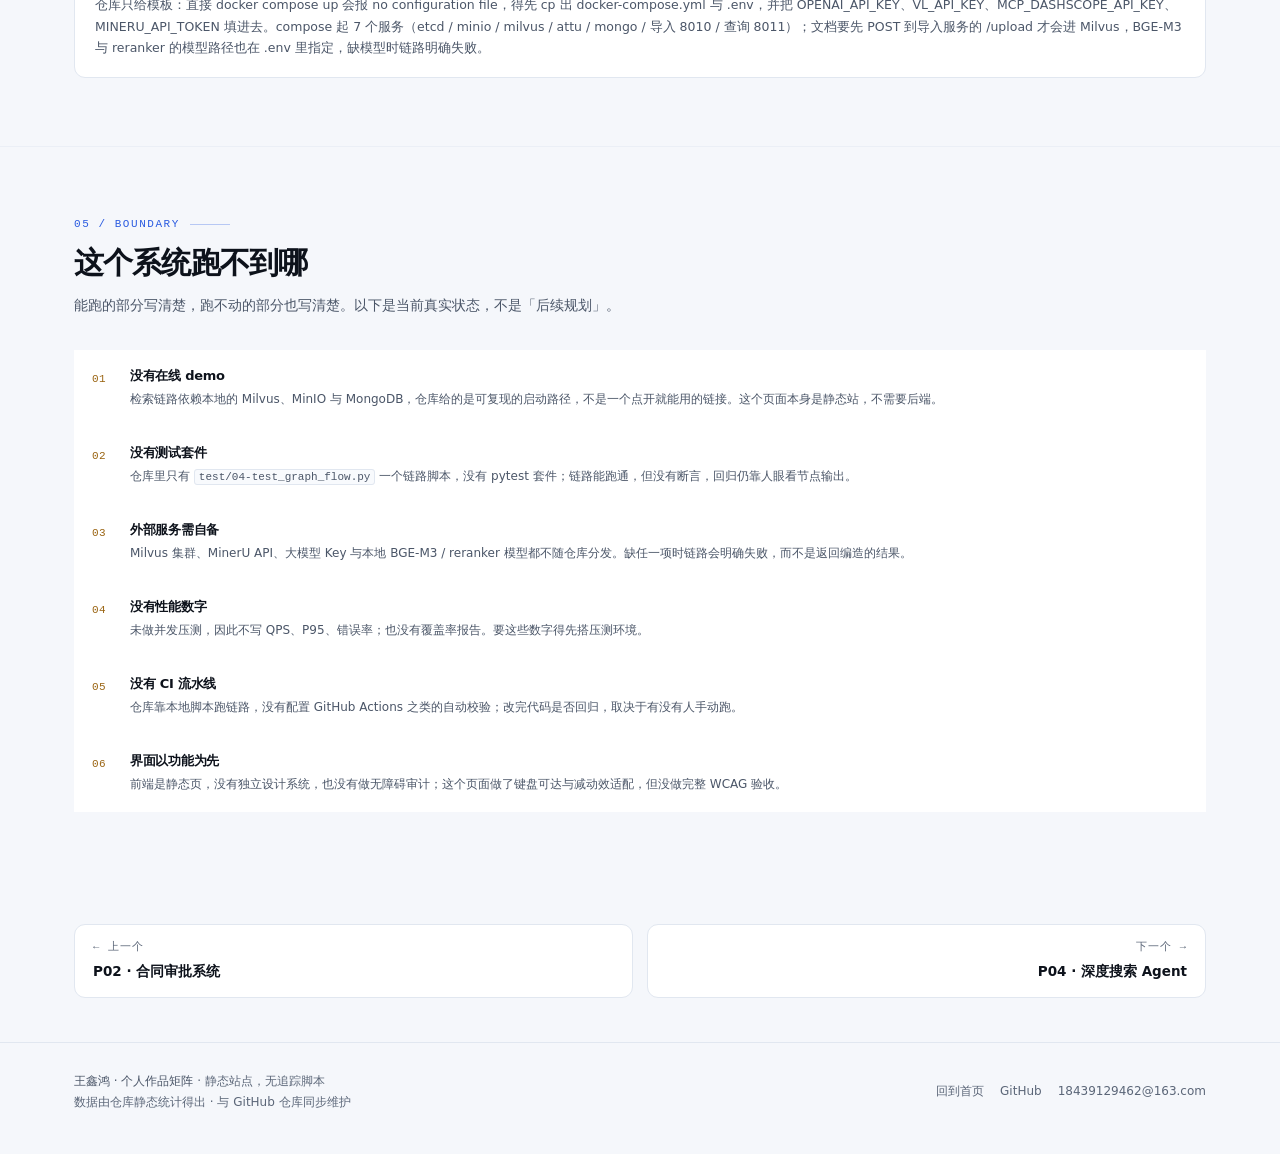
<file: projects/p03.html>
<!DOCTYPE html>
<html lang="zh-CN" data-theme="dark">
<head>
<meta charset="UTF-8">
<meta name="viewport" content="width=device-width, initial-scale=1.0">
<title>P03 · 企业知识库 | 王鑫鸿 · 个人作品矩阵</title>
<meta name="description" content="企业知识库（Knowledge Base · RAG）：企业文档散在网盘里，问答要么搜不到、要么编答案。两条 LangGraph 链路：一条把 PDF 洗干净入库，一条做混合检索并给出引用。 10,785 行源码、未建套件。附架构链路、工程约束、已知边界与本地复现步骤。">
<meta name="author" content="王鑫鸿">
<meta name="theme-color" content="#07090E">
<meta property="og:type" content="article">
<meta property="og:site_name" content="王鑫鸿 · 个人作品矩阵">
<meta property="og:title" content="P03 · 企业知识库 | 王鑫鸿 · 个人作品矩阵">
<meta property="og:description" content="两条 LangGraph 链路：一条把 PDF 洗干净入库，一条做混合检索并给出引用。">
<meta property="og:url" content="https://xinhongwang138-hue.github.io/WangXinhong-Personal-Work-Matrix/projects/p03.html">
<meta property="og:image" content="https://xinhongwang138-hue.github.io/WangXinhong-Personal-Work-Matrix/assets/img/demo-p03.webp">
<meta name="twitter:card" content="summary_large_image">
<link rel="canonical" href="https://xinhongwang138-hue.github.io/WangXinhong-Personal-Work-Matrix/projects/p03.html">
<link rel="icon" href="../assets/img/favicon.svg" type="image/svg+xml">
<link rel="stylesheet" href="../assets/css/tokens.css">
<link rel="stylesheet" href="../assets/css/app.css">
<link rel="stylesheet" href="../assets/css/project.css">
<script>
  // 首屏前定主题，避免闪白；同时标记 JS 可用，供入场动效做渐进增强
  (function () {
    document.documentElement.classList.add("js");
    try {
      var saved = localStorage.getItem("wxh-theme");
      var mql = window.matchMedia("(prefers-color-scheme: light)");
      var theme = saved || (mql.matches ? "light" : "dark");
      document.documentElement.setAttribute("data-theme", theme);
    } catch (e) {}
  })();
</script>
</head>
<body class="pbody">
<a class="skip-link" href="#main">跳到主要内容</a>

<header class="nav" id="nav">
  <div class="wrap nav__inner">
    <a class="brand" href="../index.html" aria-label="王鑫鸿个人作品矩阵 · 回到首页">
      <span class="brand__mark" aria-hidden="true">WX</span>
      <span class="brand__text">
        <span class="brand__name">王鑫鸿 · 个人作品矩阵</span>
        <span class="brand__sub">Personal Work Matrix</span>
      </span>
    </a>

    <nav class="nav__links" aria-label="首页区块">
      <a class="nav__link" href="../index.html#matrix">矩阵</a>
      <a class="nav__link" href="../index.html#demo">演示</a>
      <a class="nav__link" href="../index.html#capability">能力</a>
      <a class="nav__link" href="../index.html#architecture">架构</a>
      <a class="nav__link" href="../index.html#evidence">数字</a>
      <a class="nav__link" href="../index.html#boundary">边界</a>
      <a class="nav__link" href="../index.html#about">关于</a>
      <a class="nav__link" href="../index.html#contact">联系</a>
    </nav>

    <div class="nav__actions">
      <button class="icon-btn nav__toggle" id="menu-toggle" aria-label="打开菜单" aria-expanded="false" aria-controls="menu">
        <svg viewBox="0 0 24 24" fill="none" stroke="currentColor" stroke-width="1.8" aria-hidden="true"><path d="M3 6h18M3 12h18M3 18h18" stroke-linecap="round"/></svg>
      </button>
      <button class="icon-btn" id="theme-toggle" aria-label="切换明暗主题" title="切换明暗主题">
        <svg class="icon-sun" viewBox="0 0 24 24" fill="none" stroke="currentColor" stroke-width="1.7" aria-hidden="true"><circle cx="12" cy="12" r="4"/><path d="M12 2v2m0 16v2M2 12h2m16 0h2M4.9 4.9l1.4 1.4m11.4 11.4 1.4 1.4M19.1 4.9l-1.4 1.4M6.3 17.7l-1.4 1.4" stroke-linecap="round"/></svg>
        <svg class="icon-moon" viewBox="0 0 24 24" fill="none" stroke="currentColor" stroke-width="1.7" aria-hidden="true"><path d="M20 14.5A8.5 8.5 0 1 1 9.5 4a6.8 6.8 0 0 0 10.5 10.5Z" stroke-linejoin="round"/></svg>
      </button>
      <a class="btn btn--sm" href="https://github.com/xinhongwang138-hue" target="_blank" rel="noopener">
        <svg viewBox="0 0 16 16" fill="currentColor" aria-hidden="true"><path d="M8 0C3.58 0 0 3.58 0 8c0 3.54 2.29 6.53 5.47 7.59.4.07.55-.17.55-.38 0-.19-.01-.82-.01-1.49-2.01.37-2.53-.49-2.69-.94-.09-.23-.48-.94-.82-1.13-.28-.15-.68-.52-.01-.53.63-.01 1.08.58 1.23.82.72 1.21 1.87.87 2.33.66.07-.52.28-.87.51-1.07-1.78-.2-3.64-.89-3.64-3.95 0-.87.31-1.59.82-2.15-.08-.2-.36-1.02.08-2.12 0 0 .67-.21 2.2.82.64-.18 1.32-.27 2-.27.68 0 1.36.09 2 .27 1.53-1.04 2.2-.82 2.2-.82.44 1.1.16 1.92.08 2.12.51.56.82 1.27.82 2.15 0 3.07-1.87 3.75-3.65 3.95.29.25.54.73.54 1.48 0 1.07-.01 1.93-.01 2.2 0 .21.15.46.55.38A8.01 8.01 0 0 0 16 8c0-4.42-3.58-8-8-8Z"/></svg>
        <span>GitHub</span>
      </a>
    </div>
  </div>
</header>

<div class="menu" id="menu">
  <a href="../index.html#matrix">01 · 作品矩阵</a>
  <a href="../index.html#demo">02 · 界面演示</a>
  <a href="../index.html#capability">03 · 能力矩阵</a>
  <a href="../index.html#architecture">04 · 架构主线</a>
  <a href="../index.html#evidence">05 · 可复核的数字</a>
  <a href="../index.html#boundary">06 · 已知边界</a>
  <a href="../index.html#about">07 · 关于</a>
</div>

<main id="main">

  <!-- ============ 项目头 ============ -->
  <section class="phero">
    <div class="wrap">
      <nav class="pcrumb reveal" aria-label="面包屑">
        <a href="../index.html">作品矩阵</a>
        <span aria-hidden="true">/</span>
        <span aria-current="page">P03</span>
      </nav>

      <div class="phero__grid">
        <div class="phero__main reveal">
          <div class="phero__id">
            <span class="phero__no">P03</span>
            <span class="phero__en">Knowledge Base · RAG</span>
          </div>
          <h1>企业知识库</h1>
          <p class="phero__lead">两条 LangGraph 链路：一条把 PDF 洗干净入库，一条做混合检索并给出引用。</p>
          <div class="phero__tags">
          <span class="tag">LangGraph</span>
          <span class="tag">FastAPI</span>
          <span class="tag">MinerU</span>
          <span class="tag">BGE-M3</span>
          <span class="tag">Milvus</span>
          <span class="tag">MinIO</span>
          <span class="tag">MongoDB</span>
          <span class="tag">Reranker</span>
          <span class="tag">MCP</span>
          </div>
          <div class="phero__actions">
            <a class="btn btn--primary" href="https://github.com/xinhongwang138-hue/knowledge_base" target="_blank" rel="noopener">
              查看仓库
              <svg viewBox="0 0 24 24" fill="none" stroke="currentColor" stroke-width="2" aria-hidden="true"><path d="M7 17 17 7M8 7h9v9" stroke-linecap="round" stroke-linejoin="round"/></svg>
            </a>
            <a class="btn" href="#pcap">看能力坐标</a>
            <a class="btn" href="../index.html#matrix">回到矩阵</a>
          </div>
        </div>

        <dl class="pmeta reveal">
          <div class="pmeta__item">
            <dt>源码行数</dt>
            <dd><span class="pmeta__num">10,785</span><span class="pmeta__unit">LOC</span></dd>
          </div>
          <div class="pmeta__item">
            <dt>源码文件</dt>
            <dd><span class="pmeta__num">64</span><span class="pmeta__unit">files</span></dd>
          </div>
          <div class="pmeta__item">
            <dt>测试用例</dt>
            <dd><span class="pmeta__num">0</span><span class="pmeta__unit">cases</span></dd>
          </div>
        </dl>
      </div>
    </div>
  </section>

  <!-- ============ 界面实拍 ============ -->
  <section class="section psection" id="pshot">
    <div class="wrap">
      <div class="sec-head reveal">
        <div class="sec-head__main">
          <div class="sec-kicker">01 / Screen</div>
          <h2>这是跑起来的界面</h2>
          <p>本地实例直接截屏，没有后期修图。外层圆点与地址条是本页样式画的假浏览器外壳，图片只有 1280×800 的视口内容，地址是当时真实访问的地址。</p>
        </div>
        <div class="sec-head__aside">
          实拍<br>
          本机 127.0.0.1:8011
        </div>
      </div>

      <figure class="shot shot--full reveal">
        <div class="shot__screen">
          <div class="shot__chrome" aria-hidden="true">
            <span class="shot__dots"><i></i><i></i><i></i></span>
            <span class="shot__addr">127.0.0.1:8011/chat.html</span>
          </div>
          <div class="shot__canvas">
            <img src="../assets/img/demo-p03.webp" width="1280" height="800" loading="lazy" decoding="async"
                 alt="企业知识库问答页：左侧是对话与知识库导航，中间是答案正文与「参考来源 5 条」，引用卡片显示文档名 architecture_review_2026-10-11、chunk 编号与 score 0.9705">
          </div>
        </div>
        <figcaption class="shot__cap">
          <div class="shot__head">
            <span class="shot__name">P03 · 企业知识库 — 问答</span>
            <span class="shot__badge shot__badge--real">实拍</span>
          </div>
          <p class="shot__desc">库里放的是这个项目自己的两份产出文档（架构审查报告、目录结构）。问「检索链路有哪些节点」，引用直接落到 architecture_review_2026-10-11 的 chunk，score 0.9705 / 0.8845——检索确实打在本地 Milvus 上，不是联网兜底。</p>
        </figcaption>
      </figure>
    </div>
  </section>

  <!-- ============ 架构链路 ============ -->
  <section class="section psection" id="parch">
    <div class="wrap">
      <div class="sec-head reveal">
        <div class="sec-head__main">
          <div class="sec-kicker">02 / Architecture</div>
          <h2>主链路</h2>
          <p>链路图里的每一格都来自仓库代码或 README，不按印象画。</p>
        </div>
      </div>

      <div class="pgrid">
        <div class="reveal">
          <div class="pblock">
            <div class="pblock__label">数据怎么走</div>
<figure class="pipe pipe--lanes" aria-label="P03 两条链路：入库链路 MinerU 解析、分块、BGE-M3 向量化后写入 Milvus；查询链路向量与 HyDE 双路召回、RRF 融合、rerank 重排，最后走 MCP 联网兜底">
            <div class="pipe__line"><span class="pipe__tag">入库</span>
              <div class="pipe__lane">
                <span class="pipe__node"><b>解析</b><i>MinerU</i></span>
                <span class="pipe__arrow" aria-hidden="true"></span>
                <span class="pipe__node"><b>切分</b><i>chunk</i></span>
                <span class="pipe__arrow" aria-hidden="true"></span>
                <span class="pipe__node"><b>向量化</b><i>BGE-M3</i></span>
                <span class="pipe__arrow" aria-hidden="true"></span>
                <span class="pipe__node"><b>入库</b><i>Milvus</i></span>
              </div>
            </div>
            <div class="pipe__line"><span class="pipe__tag">查询</span>
              <div class="pipe__lane">
                <span class="pipe__node pipe__node--key"><b>双路召回</b><i>向量 + HyDE</i></span>
                <span class="pipe__arrow" aria-hidden="true"></span>
                <span class="pipe__node"><b>融合</b><i>RRF</i></span>
                <span class="pipe__arrow" aria-hidden="true"></span>
                <span class="pipe__node"><b>重排</b><i>rerank</i></span>
                <span class="pipe__arrow" aria-hidden="true"></span>
                <span class="pipe__node"><b>兜底</b><i>MCP 联网</i></span>
              </div>
            </div>
          <div class="pipe__note">原图 MinIO · 历史 Mongo · 向量 Milvus</div>
        </figure>
          </div>
        </div>

        <div class="reveal">
          <div class="pblock">
            <div class="pblock__label">工程约束与验收</div>
            <div class="pfacts">
          <div class="pfact">
            <span class="pfact__label">工程约束</span>
            <span class="pfact__text">查询侧向量检索 + HyDE 双路召回 → <b>RRF 融合</b> → rerank → 联网兜底（MCP）；torch 线程数必须在 import 前锁定，否则 BGE-M3 会 segfault</span>
          </div>
          <div class="pfact">
            <span class="pfact__label">验收</span>
            <span class="pfact__text"><span class="flag">仅 1 个链路脚本</span> 没有 pytest 套件，已列进「已知边界」</span>
          </div>
            </div>
          </div>
        </div>
      </div>
    </div>
  </section>

  <!-- ============ 能力坐标 ============ -->
  <section class="section psection" id="pcap">
    <div class="wrap">
      <div class="sec-head reveal">
        <div class="sec-head__main">
          <div class="sec-kicker">03 / Capability</div>
          <h2>这个系统在哪几行是主力</h2>
          <p>与首页 03 节是同一张表，这里只截出本项目这一列。<b>没做过的格子标「–」</b>。</p>
        </div>
        <div class="sec-head__aside">
          rows 7<br>
          口径与首页一致
        </div>
      </div>

      <div class="pcap reveal">
            <div class="pcap__row" data-level="core">
              <span class="pcap__dot" aria-hidden="true">●</span>
              <span class="pcap__dim">Agent / 状态机</span>
              <span class="pcap__note">双链路</span>
              <span class="pcap__lv">主力实现</span>
            </div>
            <div class="pcap__row" data-level="core">
              <span class="pcap__dot" aria-hidden="true">●</span>
              <span class="pcap__dim">检索与 RAG</span>
              <span class="pcap__note">RRF + HyDE</span>
              <span class="pcap__lv">主力实现</span>
            </div>
            <div class="pcap__row" data-level="part">
              <span class="pcap__dot" aria-hidden="true">◐</span>
              <span class="pcap__dim">数据建模与事务</span>
              <span class="pcap__note">Milvus / Mongo</span>
              <span class="pcap__lv">有实现，非重点</span>
            </div>
            <div class="pcap__row" data-level="light">
              <span class="pcap__dot" aria-hidden="true">○</span>
              <span class="pcap__dim">前端工程</span>
              <span class="pcap__note">静态页</span>
              <span class="pcap__lv">仅基础形态</span>
            </div>
            <div class="pcap__row" data-level="none">
              <span class="pcap__dot" aria-hidden="true">–</span>
              <span class="pcap__dim">异步与实时</span>
              <span class="pcap__note">同步调用</span>
              <span class="pcap__lv">未涉及</span>
            </div>
            <div class="pcap__row" data-level="none">
              <span class="pcap__dot" aria-hidden="true">–</span>
              <span class="pcap__dim">自动化测试</span>
              <span class="pcap__note">仅脚本</span>
              <span class="pcap__lv">未涉及</span>
            </div>
            <div class="pcap__row" data-level="core">
              <span class="pcap__dot" aria-hidden="true">●</span>
              <span class="pcap__dim">容器化交付</span>
              <span class="pcap__note">7 服务</span>
              <span class="pcap__lv">主力实现</span>
            </div>
      </div>
      <p class="pcap__legend">
        <span><i style="color:var(--brand)">●</i>主力实现</span>
        <span><i style="color:color-mix(in srgb, var(--brand) 62%, var(--ink3))">◐</i>有实现，非重点</span>
        <span><i style="color:var(--ink3)">○</i>仅基础形态</span>
        <span><i style="color:var(--line-strong)">–</i>未涉及</span>
      </p>
    </div>
  </section>

  <!-- ============ 本地复现 ============ -->
  <section class="section psection" id="prepro">
    <div class="wrap">
      <div class="sec-head reveal">
        <div class="sec-head__main">
          <div class="sec-kicker">04 / Reproduce</div>
          <h2>在自己机器上跑一遍</h2>
          <p>下面是从零拉起这个系统要的东西。缺依赖时链路会明确失败，不返回编造的结果。</p>
        </div>
      </div>

      <div class="prepro reveal">
        <div class="prepro__block">
          <div class="pblock__label">启动命令</div>
          <pre class="prepro__code"><code>cp docker-compose.example.yml docker-compose.yml &amp;&amp; cp .env.example .env &amp;&amp; docker compose up -d --build</code></pre>
        </div>
        <div class="prepro__block">
          <div class="pblock__label">访问地址</div>
          <p class="prepro__url"><a href="http://127.0.0.1:8011/chat.html">http://127.0.0.1:8011/chat.html</a></p>
        </div>
        <div class="prepro__block prepro__block--wide">
          <div class="pblock__label">还需要准备</div>
          <ul class="prepro__needs">
            <li>Milvus</li>
            <li>MinIO</li>
            <li>MongoDB</li>
            <li>MinerU API</li>
            <li>LLM Key</li>
            <li>本地 BGE-M3 模型</li>
          </ul>
          <p class="prepro__note">仓库只给模板：直接 docker compose up 会报 no configuration file，得先 cp 出 docker-compose.yml 与 .env，并把 OPENAI_API_KEY、VL_API_KEY、MCP_DASHSCOPE_API_KEY、MINERU_API_TOKEN 填进去。compose 起 7 个服务（etcd / minio / milvus / attu / mongo / 导入 8010 / 查询 8011）；文档要先 POST 到导入服务的 /upload 才会进 Milvus，BGE-M3 与 reranker 的模型路径也在 .env 里指定，缺模型时链路明确失败。</p>
        </div>
      </div>
    </div>
  </section>

  <!-- ============ 已知边界 ============ -->
  <section class="section psection" id="pbound">
    <div class="wrap">
      <div class="sec-head reveal">
        <div class="sec-head__main">
          <div class="sec-kicker">05 / Boundary</div>
          <h2>这个系统跑不到哪</h2>
          <p>能跑的部分写清楚，跑不动的部分也写清楚。以下是当前真实状态，不是「后续规划」。</p>
        </div>
      </div>

      <div class="pbounds reveal">
        <div class="bound">
          <div class="bound__n">01</div>
          <div>
            <h3>没有在线 demo</h3>
            <p>检索链路依赖本地的 Milvus、MinIO 与 MongoDB，仓库给的是可复现的启动路径，不是一个点开就能用的链接。这个页面本身是静态站，不需要后端。</p>
          </div>
        </div>
        <div class="bound">
          <div class="bound__n">02</div>
          <div>
            <h3>没有测试套件</h3>
            <p>仓库里只有 <code>test/04-test_graph_flow.py</code> 一个链路脚本，没有 pytest 套件；链路能跑通，但没有断言，回归仍靠人眼看节点输出。</p>
          </div>
        </div>
        <div class="bound">
          <div class="bound__n">03</div>
          <div>
            <h3>外部服务需自备</h3>
            <p>Milvus 集群、MinerU API、大模型 Key 与本地 BGE-M3 / reranker 模型都不随仓库分发。缺任一项时链路会明确失败，而不是返回编造的结果。</p>
          </div>
        </div>
        <div class="bound">
          <div class="bound__n">04</div>
          <div>
            <h3>没有性能数字</h3>
            <p>未做并发压测，因此不写 QPS、P95、错误率；也没有覆盖率报告。要这些数字得先搭压测环境。</p>
          </div>
        </div>
        <div class="bound">
          <div class="bound__n">05</div>
          <div>
            <h3>没有 CI 流水线</h3>
            <p>仓库靠本地脚本跑链路，没有配置 GitHub Actions 之类的自动校验；改完代码是否回归，取决于有没有人手动跑。</p>
          </div>
        </div>
        <div class="bound">
          <div class="bound__n">06</div>
          <div>
            <h3>界面以功能为先</h3>
            <p>前端是静态页，没有独立设计系统，也没有做无障碍审计；这个页面做了键盘可达与减动效适配，但没做完整 WCAG 验收。</p>
          </div>
        </div>
      </div>
    </div>
  </section>

  <!-- ============ 上下项目 ============ -->
  <section class="section section--flush pnav-sec">
    <div class="wrap">
      <nav class="pnav reveal" aria-label="项目导航">
<a class="pnav__link" href="../projects/p02.html"><span class="pnav__dir">← 上一个</span><span class="pnav__name">P02 · 合同审批系统</span></a>
<a class="pnav__link pnav__link--next" href="../projects/p04.html"><span class="pnav__dir">下一个 →</span><span class="pnav__name">P04 · 深度搜索 Agent</span></a>
      </nav>
    </div>
  </section>

</main>

<!-- ============ 页脚 ============ -->
<footer class="foot">
  <div class="wrap foot__inner">
    <div class="foot__left">
      <b>王鑫鸿 · 个人作品矩阵</b> · 静态站点，无追踪脚本<br>
      数据由仓库静态统计得出 · 与 GitHub 仓库同步维护
    </div>
    <div class="foot__links">
      <a href="../index.html">回到首页</a>
      <a href="https://github.com/xinhongwang138-hue" target="_blank" rel="noopener">GitHub</a>
      <a href="mailto:18439129462@163.com">18439129462@163.com</a>
    </div>
  </div>
</footer>

<script src="../assets/js/app.js" defer></script>
</body>
</html>
</file>
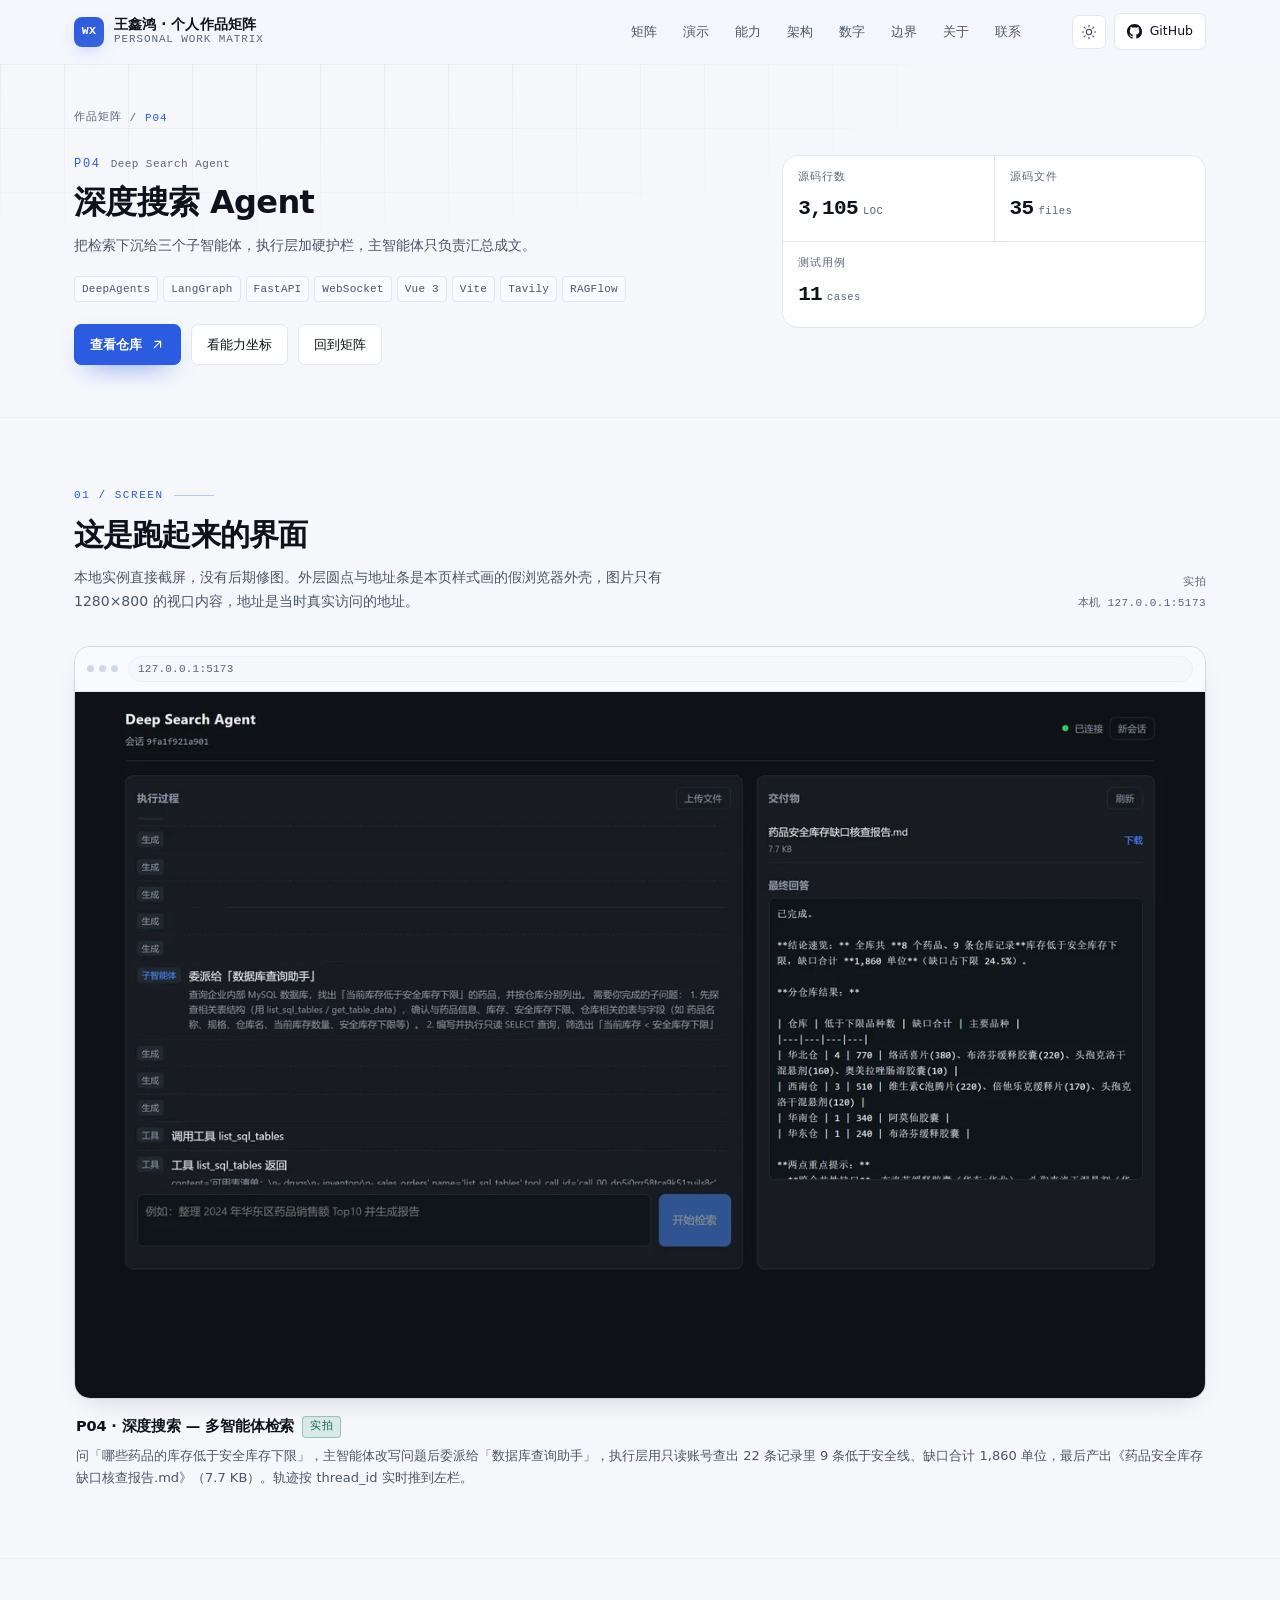
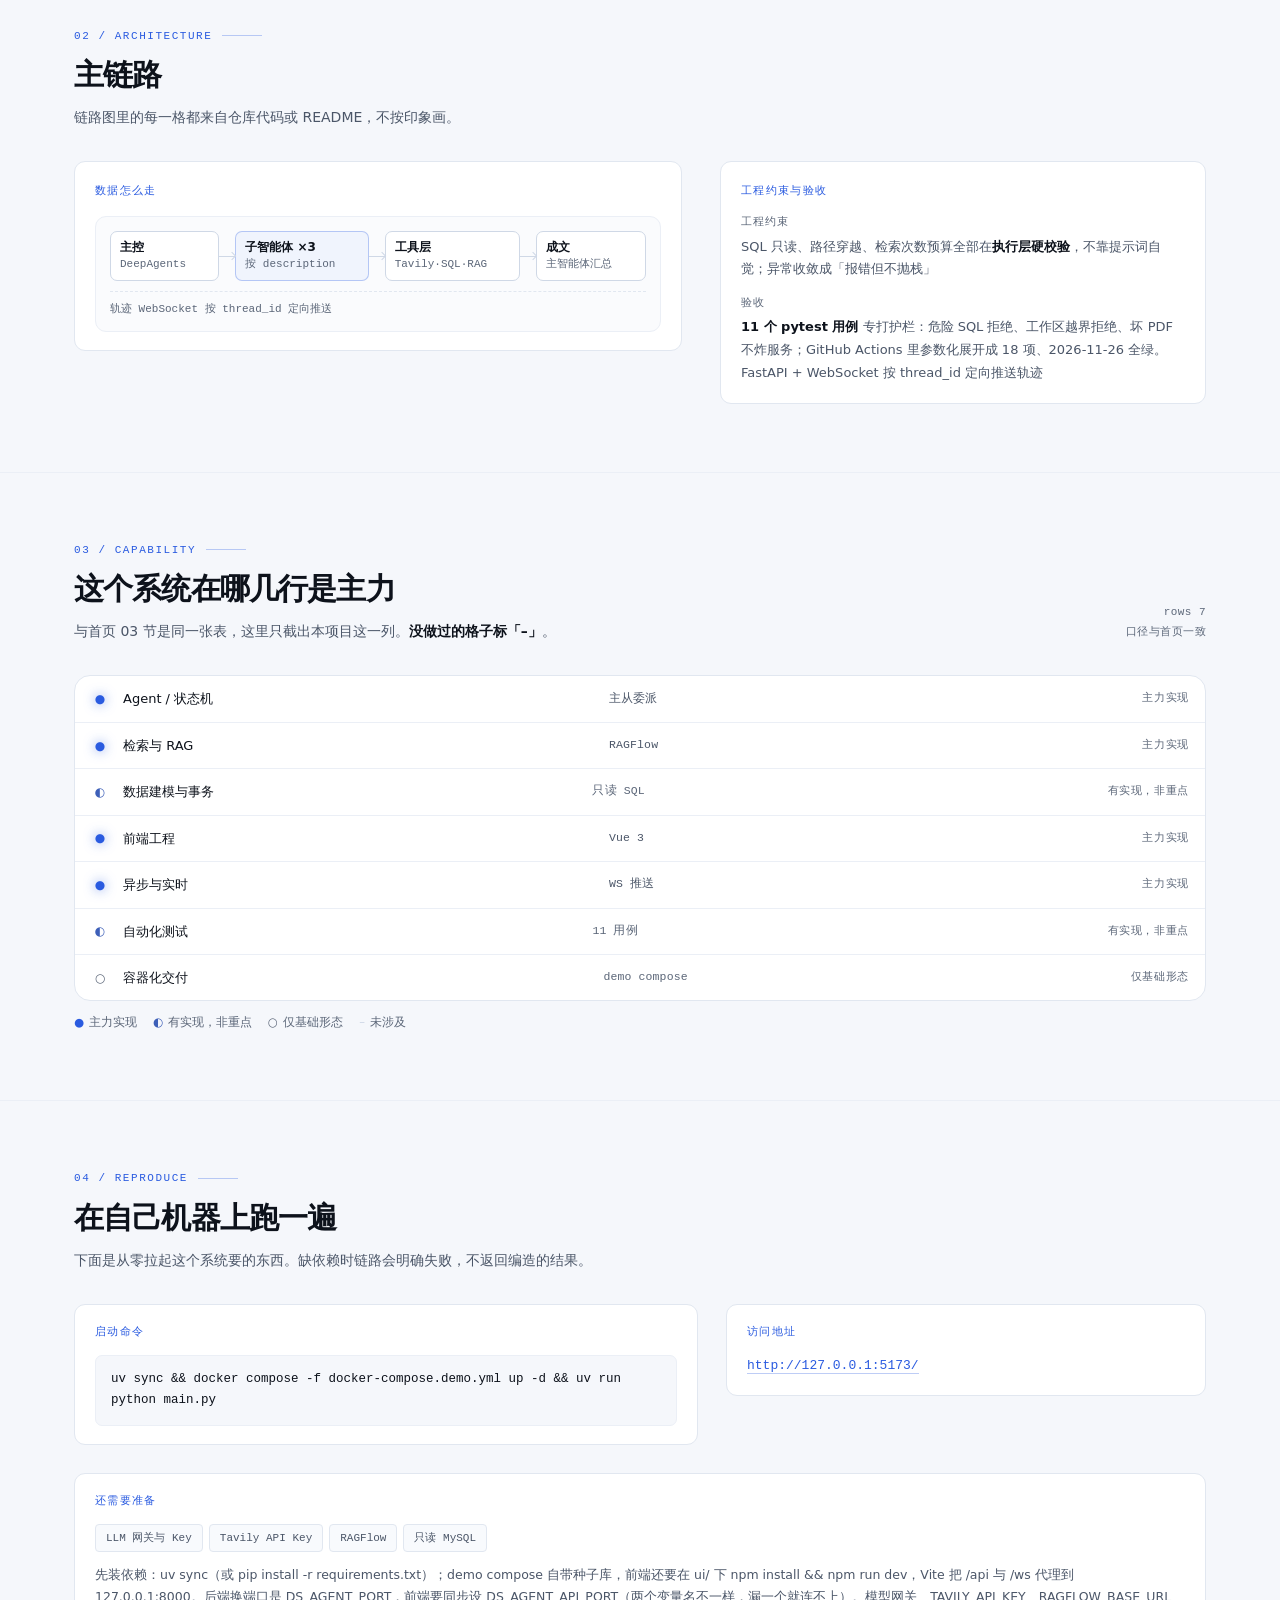
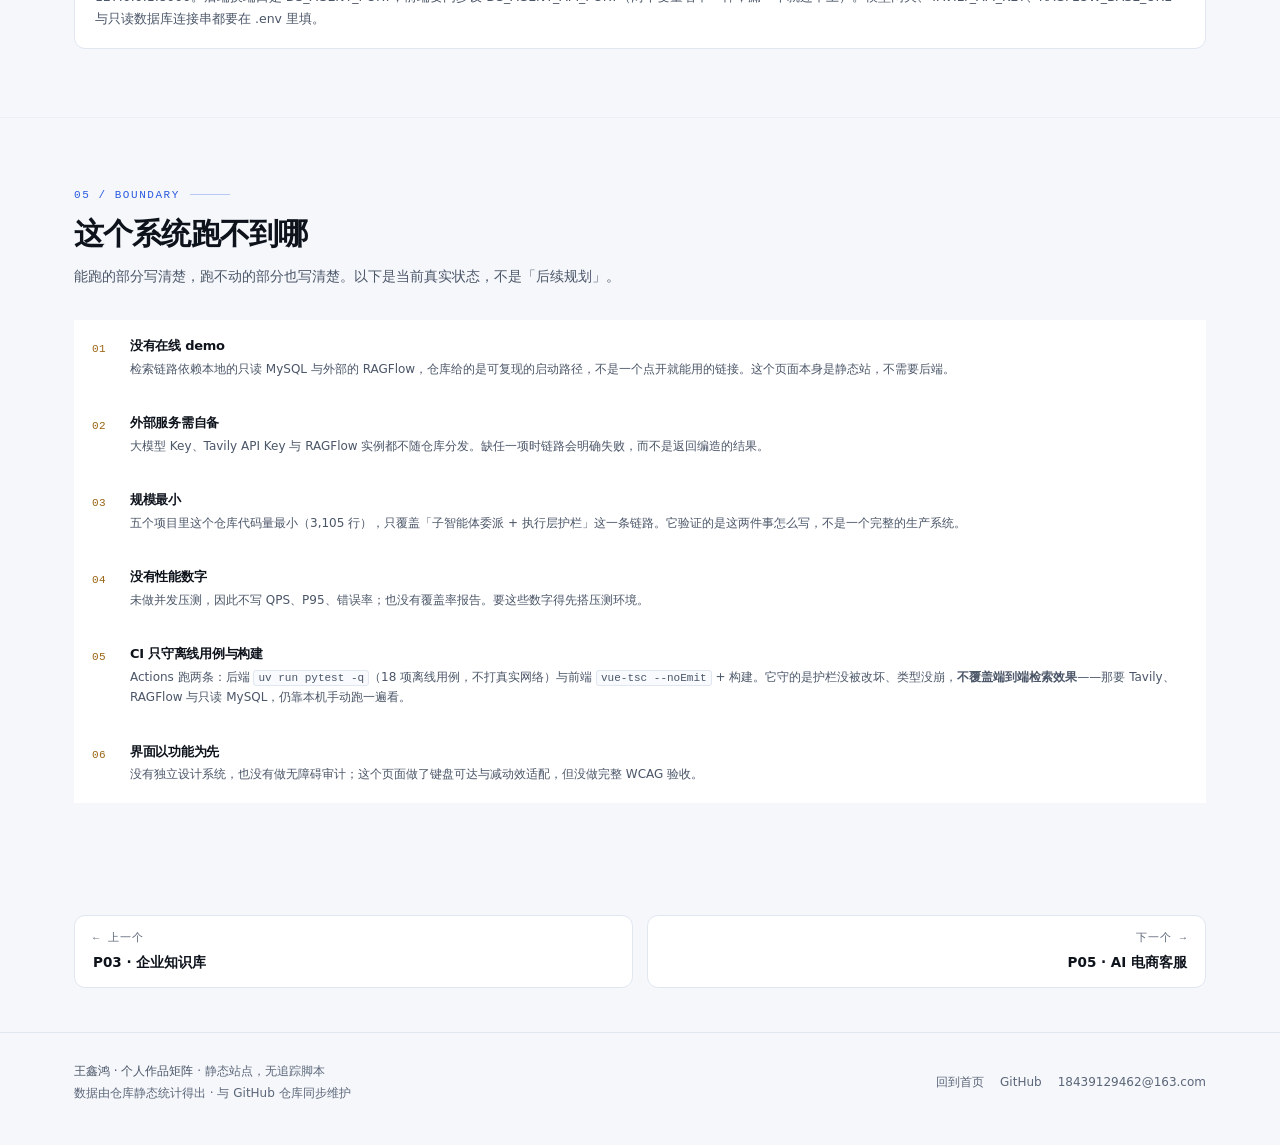
<file: projects/p04.html>
<!DOCTYPE html>
<html lang="zh-CN" data-theme="dark">
<head>
<meta charset="UTF-8">
<meta name="viewport" content="width=device-width, initial-scale=1.0">
<title>P04 · 深度搜索 Agent | 王鑫鸿 · 个人作品矩阵</title>
<meta name="description" content="深度搜索 Agent（Deep Search Agent）：一次深度检索要跨网页、数据库、知识库三个来源，模型很容易各说各话。把检索下沉给三个子智能体，执行层加硬护栏。 3,105 行源码、11 个 pytest 用例。附架构链路、工程约束、已知边界与本地复现步骤。">
<meta name="author" content="王鑫鸿">
<meta name="theme-color" content="#07090E">
<meta property="og:type" content="article">
<meta property="og:site_name" content="王鑫鸿 · 个人作品矩阵">
<meta property="og:title" content="P04 · 深度搜索 Agent | 王鑫鸿 · 个人作品矩阵">
<meta property="og:description" content="把检索下沉给三个子智能体，执行层加硬护栏，主智能体只负责汇总成文。">
<meta property="og:url" content="https://xinhongwang138-hue.github.io/WangXinhong-Personal-Work-Matrix/projects/p04.html">
<meta property="og:image" content="https://xinhongwang138-hue.github.io/WangXinhong-Personal-Work-Matrix/assets/img/demo-p04.webp">
<meta name="twitter:card" content="summary_large_image">
<link rel="canonical" href="https://xinhongwang138-hue.github.io/WangXinhong-Personal-Work-Matrix/projects/p04.html">
<link rel="icon" href="../assets/img/favicon.svg" type="image/svg+xml">
<link rel="stylesheet" href="../assets/css/tokens.css">
<link rel="stylesheet" href="../assets/css/app.css">
<link rel="stylesheet" href="../assets/css/project.css">
<script>
  // 首屏前定主题，避免闪白；同时标记 JS 可用，供入场动效做渐进增强
  (function () {
    document.documentElement.classList.add("js");
    try {
      var saved = localStorage.getItem("wxh-theme");
      var mql = window.matchMedia("(prefers-color-scheme: light)");
      var theme = saved || (mql.matches ? "light" : "dark");
      document.documentElement.setAttribute("data-theme", theme);
    } catch (e) {}
  })();
</script>
</head>
<body class="pbody">
<a class="skip-link" href="#main">跳到主要内容</a>

<header class="nav" id="nav">
  <div class="wrap nav__inner">
    <a class="brand" href="../index.html" aria-label="王鑫鸿个人作品矩阵 · 回到首页">
      <span class="brand__mark" aria-hidden="true">WX</span>
      <span class="brand__text">
        <span class="brand__name">王鑫鸿 · 个人作品矩阵</span>
        <span class="brand__sub">Personal Work Matrix</span>
      </span>
    </a>

    <nav class="nav__links" aria-label="首页区块">
      <a class="nav__link" href="../index.html#matrix">矩阵</a>
      <a class="nav__link" href="../index.html#demo">演示</a>
      <a class="nav__link" href="../index.html#capability">能力</a>
      <a class="nav__link" href="../index.html#architecture">架构</a>
      <a class="nav__link" href="../index.html#evidence">数字</a>
      <a class="nav__link" href="../index.html#boundary">边界</a>
      <a class="nav__link" href="../index.html#about">关于</a>
      <a class="nav__link" href="../index.html#contact">联系</a>
    </nav>

    <div class="nav__actions">
      <button class="icon-btn nav__toggle" id="menu-toggle" aria-label="打开菜单" aria-expanded="false" aria-controls="menu">
        <svg viewBox="0 0 24 24" fill="none" stroke="currentColor" stroke-width="1.8" aria-hidden="true"><path d="M3 6h18M3 12h18M3 18h18" stroke-linecap="round"/></svg>
      </button>
      <button class="icon-btn" id="theme-toggle" aria-label="切换明暗主题" title="切换明暗主题">
        <svg class="icon-sun" viewBox="0 0 24 24" fill="none" stroke="currentColor" stroke-width="1.7" aria-hidden="true"><circle cx="12" cy="12" r="4"/><path d="M12 2v2m0 16v2M2 12h2m16 0h2M4.9 4.9l1.4 1.4m11.4 11.4 1.4 1.4M19.1 4.9l-1.4 1.4M6.3 17.7l-1.4 1.4" stroke-linecap="round"/></svg>
        <svg class="icon-moon" viewBox="0 0 24 24" fill="none" stroke="currentColor" stroke-width="1.7" aria-hidden="true"><path d="M20 14.5A8.5 8.5 0 1 1 9.5 4a6.8 6.8 0 0 0 10.5 10.5Z" stroke-linejoin="round"/></svg>
      </button>
      <a class="btn btn--sm" href="https://github.com/xinhongwang138-hue" target="_blank" rel="noopener">
        <svg viewBox="0 0 16 16" fill="currentColor" aria-hidden="true"><path d="M8 0C3.58 0 0 3.58 0 8c0 3.54 2.29 6.53 5.47 7.59.4.07.55-.17.55-.38 0-.19-.01-.82-.01-1.49-2.01.37-2.53-.49-2.69-.94-.09-.23-.48-.94-.82-1.13-.28-.15-.68-.52-.01-.53.63-.01 1.08.58 1.23.82.72 1.21 1.87.87 2.33.66.07-.52.28-.87.51-1.07-1.78-.2-3.64-.89-3.64-3.95 0-.87.31-1.59.82-2.15-.08-.2-.36-1.02.08-2.12 0 0 .67-.21 2.2.82.64-.18 1.32-.27 2-.27.68 0 1.36.09 2 .27 1.53-1.04 2.2-.82 2.2-.82.44 1.1.16 1.92.08 2.12.51.56.82 1.27.82 2.15 0 3.07-1.87 3.75-3.65 3.95.29.25.54.73.54 1.48 0 1.07-.01 1.93-.01 2.2 0 .21.15.46.55.38A8.01 8.01 0 0 0 16 8c0-4.42-3.58-8-8-8Z"/></svg>
        <span>GitHub</span>
      </a>
    </div>
  </div>
</header>

<div class="menu" id="menu">
  <a href="../index.html#matrix">01 · 作品矩阵</a>
  <a href="../index.html#demo">02 · 界面演示</a>
  <a href="../index.html#capability">03 · 能力矩阵</a>
  <a href="../index.html#architecture">04 · 架构主线</a>
  <a href="../index.html#evidence">05 · 可复核的数字</a>
  <a href="../index.html#boundary">06 · 已知边界</a>
  <a href="../index.html#about">07 · 关于</a>
</div>

<main id="main">

  <!-- ============ 项目头 ============ -->
  <section class="phero">
    <div class="wrap">
      <nav class="pcrumb reveal" aria-label="面包屑">
        <a href="../index.html">作品矩阵</a>
        <span aria-hidden="true">/</span>
        <span aria-current="page">P04</span>
      </nav>

      <div class="phero__grid">
        <div class="phero__main reveal">
          <div class="phero__id">
            <span class="phero__no">P04</span>
            <span class="phero__en">Deep Search Agent</span>
          </div>
          <h1>深度搜索 Agent</h1>
          <p class="phero__lead">把检索下沉给三个子智能体，执行层加硬护栏，主智能体只负责汇总成文。</p>
          <div class="phero__tags">
          <span class="tag">DeepAgents</span>
          <span class="tag">LangGraph</span>
          <span class="tag">FastAPI</span>
          <span class="tag">WebSocket</span>
          <span class="tag">Vue 3</span>
          <span class="tag">Vite</span>
          <span class="tag">Tavily</span>
          <span class="tag">RAGFlow</span>
          </div>
          <div class="phero__actions">
            <a class="btn btn--primary" href="https://github.com/xinhongwang138-hue/deep-search-agent" target="_blank" rel="noopener">
              查看仓库
              <svg viewBox="0 0 24 24" fill="none" stroke="currentColor" stroke-width="2" aria-hidden="true"><path d="M7 17 17 7M8 7h9v9" stroke-linecap="round" stroke-linejoin="round"/></svg>
            </a>
            <a class="btn" href="#pcap">看能力坐标</a>
            <a class="btn" href="../index.html#matrix">回到矩阵</a>
          </div>
        </div>

        <dl class="pmeta reveal">
          <div class="pmeta__item">
            <dt>源码行数</dt>
            <dd><span class="pmeta__num">3,105</span><span class="pmeta__unit">LOC</span></dd>
          </div>
          <div class="pmeta__item">
            <dt>源码文件</dt>
            <dd><span class="pmeta__num">35</span><span class="pmeta__unit">files</span></dd>
          </div>
          <div class="pmeta__item">
            <dt>测试用例</dt>
            <dd><span class="pmeta__num">11</span><span class="pmeta__unit">cases</span></dd>
          </div>
        </dl>
      </div>
    </div>
  </section>

  <!-- ============ 界面实拍 ============ -->
  <section class="section psection" id="pshot">
    <div class="wrap">
      <div class="sec-head reveal">
        <div class="sec-head__main">
          <div class="sec-kicker">01 / Screen</div>
          <h2>这是跑起来的界面</h2>
          <p>本地实例直接截屏，没有后期修图。外层圆点与地址条是本页样式画的假浏览器外壳，图片只有 1280×800 的视口内容，地址是当时真实访问的地址。</p>
        </div>
        <div class="sec-head__aside">
          实拍<br>
          本机 127.0.0.1:5173
        </div>
      </div>

      <figure class="shot shot--full reveal">
        <div class="shot__screen">
          <div class="shot__chrome" aria-hidden="true">
            <span class="shot__dots"><i></i><i></i><i></i></span>
            <span class="shot__addr">127.0.0.1:5173</span>
          </div>
          <div class="shot__canvas">
            <img src="../assets/img/demo-p04.webp" width="1280" height="800" loading="lazy" decoding="async"
                 alt="深度搜索 Agent 的会话界面：左栏执行轨迹显示主智能体委派给「数据库查询助手」并调用 list_sql_tables 工具，右栏交付物是 7.7 KB 的《药品安全库存缺口核查报告.md》，下方是带分仓库表格的最终回答">
          </div>
        </div>
        <figcaption class="shot__cap">
          <div class="shot__head">
            <span class="shot__name">P04 · 深度搜索 — 多智能体检索</span>
            <span class="shot__badge shot__badge--real">实拍</span>
          </div>
          <p class="shot__desc">问「哪些药品的库存低于安全库存下限」，主智能体改写问题后委派给「数据库查询助手」，执行层用只读账号查出 22 条记录里 9 条低于安全线、缺口合计 1,860 单位，最后产出《药品安全库存缺口核查报告.md》（7.7 KB）。轨迹按 thread_id 实时推到左栏。</p>
        </figcaption>
      </figure>
    </div>
  </section>

  <!-- ============ 架构链路 ============ -->
  <section class="section psection" id="parch">
    <div class="wrap">
      <div class="sec-head reveal">
        <div class="sec-head__main">
          <div class="sec-kicker">02 / Architecture</div>
          <h2>主链路</h2>
          <p>链路图里的每一格都来自仓库代码或 README，不按印象画。</p>
        </div>
      </div>

      <div class="pgrid">
        <div class="reveal">
          <div class="pblock">
            <div class="pblock__label">数据怎么走</div>
<figure class="pipe" aria-label="P04 主链路：DeepAgents 主智能体按 description 路由三路子智能体，调用 Tavily、只读 SQL、RAGFlow 等工具，最后由主智能体汇总成文">
            <div class="pipe__line">
              <div class="pipe__lane">
                <span class="pipe__node"><b>主控</b><i>DeepAgents</i></span>
                <span class="pipe__arrow" aria-hidden="true"></span>
                <span class="pipe__node pipe__node--key"><b>子智能体 ×3</b><i>按 description</i></span>
                <span class="pipe__arrow" aria-hidden="true"></span>
                <span class="pipe__node"><b>工具层</b><i>Tavily·SQL·RAG</i></span>
                <span class="pipe__arrow" aria-hidden="true"></span>
                <span class="pipe__node"><b>成文</b><i>主智能体汇总</i></span>
              </div>
            </div>
          <div class="pipe__note">轨迹 WebSocket 按 thread_id 定向推送</div>
        </figure>
          </div>
        </div>

        <div class="reveal">
          <div class="pblock">
            <div class="pblock__label">工程约束与验收</div>
            <div class="pfacts">
          <div class="pfact">
            <span class="pfact__label">工程约束</span>
            <span class="pfact__text">SQL 只读、路径穿越、检索次数预算全部在<b>执行层硬校验</b>，不靠提示词自觉；异常收敛成「报错但不抛栈」</span>
          </div>
          <div class="pfact">
            <span class="pfact__label">验收</span>
            <span class="pfact__text"><b>11 个 pytest 用例</b> 专打护栏：危险 SQL 拒绝、工作区越界拒绝、坏 PDF 不炸服务；GitHub Actions 里参数化展开成 18 项、2026-11-26 全绿。FastAPI + WebSocket 按 thread_id 定向推送轨迹</span>
          </div>
            </div>
          </div>
        </div>
      </div>
    </div>
  </section>

  <!-- ============ 能力坐标 ============ -->
  <section class="section psection" id="pcap">
    <div class="wrap">
      <div class="sec-head reveal">
        <div class="sec-head__main">
          <div class="sec-kicker">03 / Capability</div>
          <h2>这个系统在哪几行是主力</h2>
          <p>与首页 03 节是同一张表，这里只截出本项目这一列。<b>没做过的格子标「–」</b>。</p>
        </div>
        <div class="sec-head__aside">
          rows 7<br>
          口径与首页一致
        </div>
      </div>

      <div class="pcap reveal">
            <div class="pcap__row" data-level="core">
              <span class="pcap__dot" aria-hidden="true">●</span>
              <span class="pcap__dim">Agent / 状态机</span>
              <span class="pcap__note">主从委派</span>
              <span class="pcap__lv">主力实现</span>
            </div>
            <div class="pcap__row" data-level="core">
              <span class="pcap__dot" aria-hidden="true">●</span>
              <span class="pcap__dim">检索与 RAG</span>
              <span class="pcap__note">RAGFlow</span>
              <span class="pcap__lv">主力实现</span>
            </div>
            <div class="pcap__row" data-level="part">
              <span class="pcap__dot" aria-hidden="true">◐</span>
              <span class="pcap__dim">数据建模与事务</span>
              <span class="pcap__note">只读 SQL</span>
              <span class="pcap__lv">有实现，非重点</span>
            </div>
            <div class="pcap__row" data-level="core">
              <span class="pcap__dot" aria-hidden="true">●</span>
              <span class="pcap__dim">前端工程</span>
              <span class="pcap__note">Vue 3</span>
              <span class="pcap__lv">主力实现</span>
            </div>
            <div class="pcap__row" data-level="core">
              <span class="pcap__dot" aria-hidden="true">●</span>
              <span class="pcap__dim">异步与实时</span>
              <span class="pcap__note">WS 推送</span>
              <span class="pcap__lv">主力实现</span>
            </div>
            <div class="pcap__row" data-level="part">
              <span class="pcap__dot" aria-hidden="true">◐</span>
              <span class="pcap__dim">自动化测试</span>
              <span class="pcap__note">11 用例</span>
              <span class="pcap__lv">有实现，非重点</span>
            </div>
            <div class="pcap__row" data-level="light">
              <span class="pcap__dot" aria-hidden="true">○</span>
              <span class="pcap__dim">容器化交付</span>
              <span class="pcap__note">demo compose</span>
              <span class="pcap__lv">仅基础形态</span>
            </div>
      </div>
      <p class="pcap__legend">
        <span><i style="color:var(--brand)">●</i>主力实现</span>
        <span><i style="color:color-mix(in srgb, var(--brand) 62%, var(--ink3))">◐</i>有实现，非重点</span>
        <span><i style="color:var(--ink3)">○</i>仅基础形态</span>
        <span><i style="color:var(--line-strong)">–</i>未涉及</span>
      </p>
    </div>
  </section>

  <!-- ============ 本地复现 ============ -->
  <section class="section psection" id="prepro">
    <div class="wrap">
      <div class="sec-head reveal">
        <div class="sec-head__main">
          <div class="sec-kicker">04 / Reproduce</div>
          <h2>在自己机器上跑一遍</h2>
          <p>下面是从零拉起这个系统要的东西。缺依赖时链路会明确失败，不返回编造的结果。</p>
        </div>
      </div>

      <div class="prepro reveal">
        <div class="prepro__block">
          <div class="pblock__label">启动命令</div>
          <pre class="prepro__code"><code>uv sync &amp;&amp; docker compose -f docker-compose.demo.yml up -d &amp;&amp; uv run python main.py</code></pre>
        </div>
        <div class="prepro__block">
          <div class="pblock__label">访问地址</div>
          <p class="prepro__url"><a href="http://127.0.0.1:5173/">http://127.0.0.1:5173/</a></p>
        </div>
        <div class="prepro__block prepro__block--wide">
          <div class="pblock__label">还需要准备</div>
          <ul class="prepro__needs">
            <li>LLM 网关与 Key</li>
            <li>Tavily API Key</li>
            <li>RAGFlow</li>
            <li>只读 MySQL</li>
          </ul>
          <p class="prepro__note">先装依赖：uv sync（或 pip install -r requirements.txt）；demo compose 自带种子库，前端还要在 ui/ 下 npm install &amp;&amp; npm run dev，Vite 把 /api 与 /ws 代理到 127.0.0.1:8000。后端换端口是 DS_AGENT_PORT，前端要同步设 DS_AGENT_API_PORT（两个变量名不一样，漏一个就连不上）。模型网关、TAVILY_API_KEY、RAGFLOW_BASE_URL 与只读数据库连接串都要在 .env 里填。</p>
        </div>
      </div>
    </div>
  </section>

  <!-- ============ 已知边界 ============ -->
  <section class="section psection" id="pbound">
    <div class="wrap">
      <div class="sec-head reveal">
        <div class="sec-head__main">
          <div class="sec-kicker">05 / Boundary</div>
          <h2>这个系统跑不到哪</h2>
          <p>能跑的部分写清楚，跑不动的部分也写清楚。以下是当前真实状态，不是「后续规划」。</p>
        </div>
      </div>

      <div class="pbounds reveal">
        <div class="bound">
          <div class="bound__n">01</div>
          <div>
            <h3>没有在线 demo</h3>
            <p>检索链路依赖本地的只读 MySQL 与外部的 RAGFlow，仓库给的是可复现的启动路径，不是一个点开就能用的链接。这个页面本身是静态站，不需要后端。</p>
          </div>
        </div>
        <div class="bound">
          <div class="bound__n">02</div>
          <div>
            <h3>外部服务需自备</h3>
            <p>大模型 Key、Tavily API Key 与 RAGFlow 实例都不随仓库分发。缺任一项时链路会明确失败，而不是返回编造的结果。</p>
          </div>
        </div>
        <div class="bound">
          <div class="bound__n">03</div>
          <div>
            <h3>规模最小</h3>
            <p>五个项目里这个仓库代码量最小（3,105 行），只覆盖「子智能体委派 + 执行层护栏」这一条链路。它验证的是这两件事怎么写，不是一个完整的生产系统。</p>
          </div>
        </div>
        <div class="bound">
          <div class="bound__n">04</div>
          <div>
            <h3>没有性能数字</h3>
            <p>未做并发压测，因此不写 QPS、P95、错误率；也没有覆盖率报告。要这些数字得先搭压测环境。</p>
          </div>
        </div>
        <div class="bound">
          <div class="bound__n">05</div>
          <div>
            <h3>CI 只守离线用例与构建</h3>
            <p>Actions 跑两条：后端 <code>uv run pytest -q</code>（18 项离线用例，不打真实网络）与前端 <code>vue-tsc --noEmit</code> + 构建。它守的是护栏没被改坏、类型没崩，<b>不覆盖端到端检索效果</b>——那要 Tavily、RAGFlow 与只读 MySQL，仍靠本机手动跑一遍看。</p>
          </div>
        </div>
        <div class="bound">
          <div class="bound__n">06</div>
          <div>
            <h3>界面以功能为先</h3>
            <p>没有独立设计系统，也没有做无障碍审计；这个页面做了键盘可达与减动效适配，但没做完整 WCAG 验收。</p>
          </div>
        </div>
      </div>
    </div>
  </section>

  <!-- ============ 上下项目 ============ -->
  <section class="section section--flush pnav-sec">
    <div class="wrap">
      <nav class="pnav reveal" aria-label="项目导航">
<a class="pnav__link" href="../projects/p03.html"><span class="pnav__dir">← 上一个</span><span class="pnav__name">P03 · 企业知识库</span></a>
<a class="pnav__link pnav__link--next" href="../projects/p05.html"><span class="pnav__dir">下一个 →</span><span class="pnav__name">P05 · AI 电商客服</span></a>
      </nav>
    </div>
  </section>

</main>

<!-- ============ 页脚 ============ -->
<footer class="foot">
  <div class="wrap foot__inner">
    <div class="foot__left">
      <b>王鑫鸿 · 个人作品矩阵</b> · 静态站点，无追踪脚本<br>
      数据由仓库静态统计得出 · 与 GitHub 仓库同步维护
    </div>
    <div class="foot__links">
      <a href="../index.html">回到首页</a>
      <a href="https://github.com/xinhongwang138-hue" target="_blank" rel="noopener">GitHub</a>
      <a href="mailto:18439129462@163.com">18439129462@163.com</a>
    </div>
  </div>
</footer>

<script src="../assets/js/app.js" defer></script>
</body>
</html>
</file>
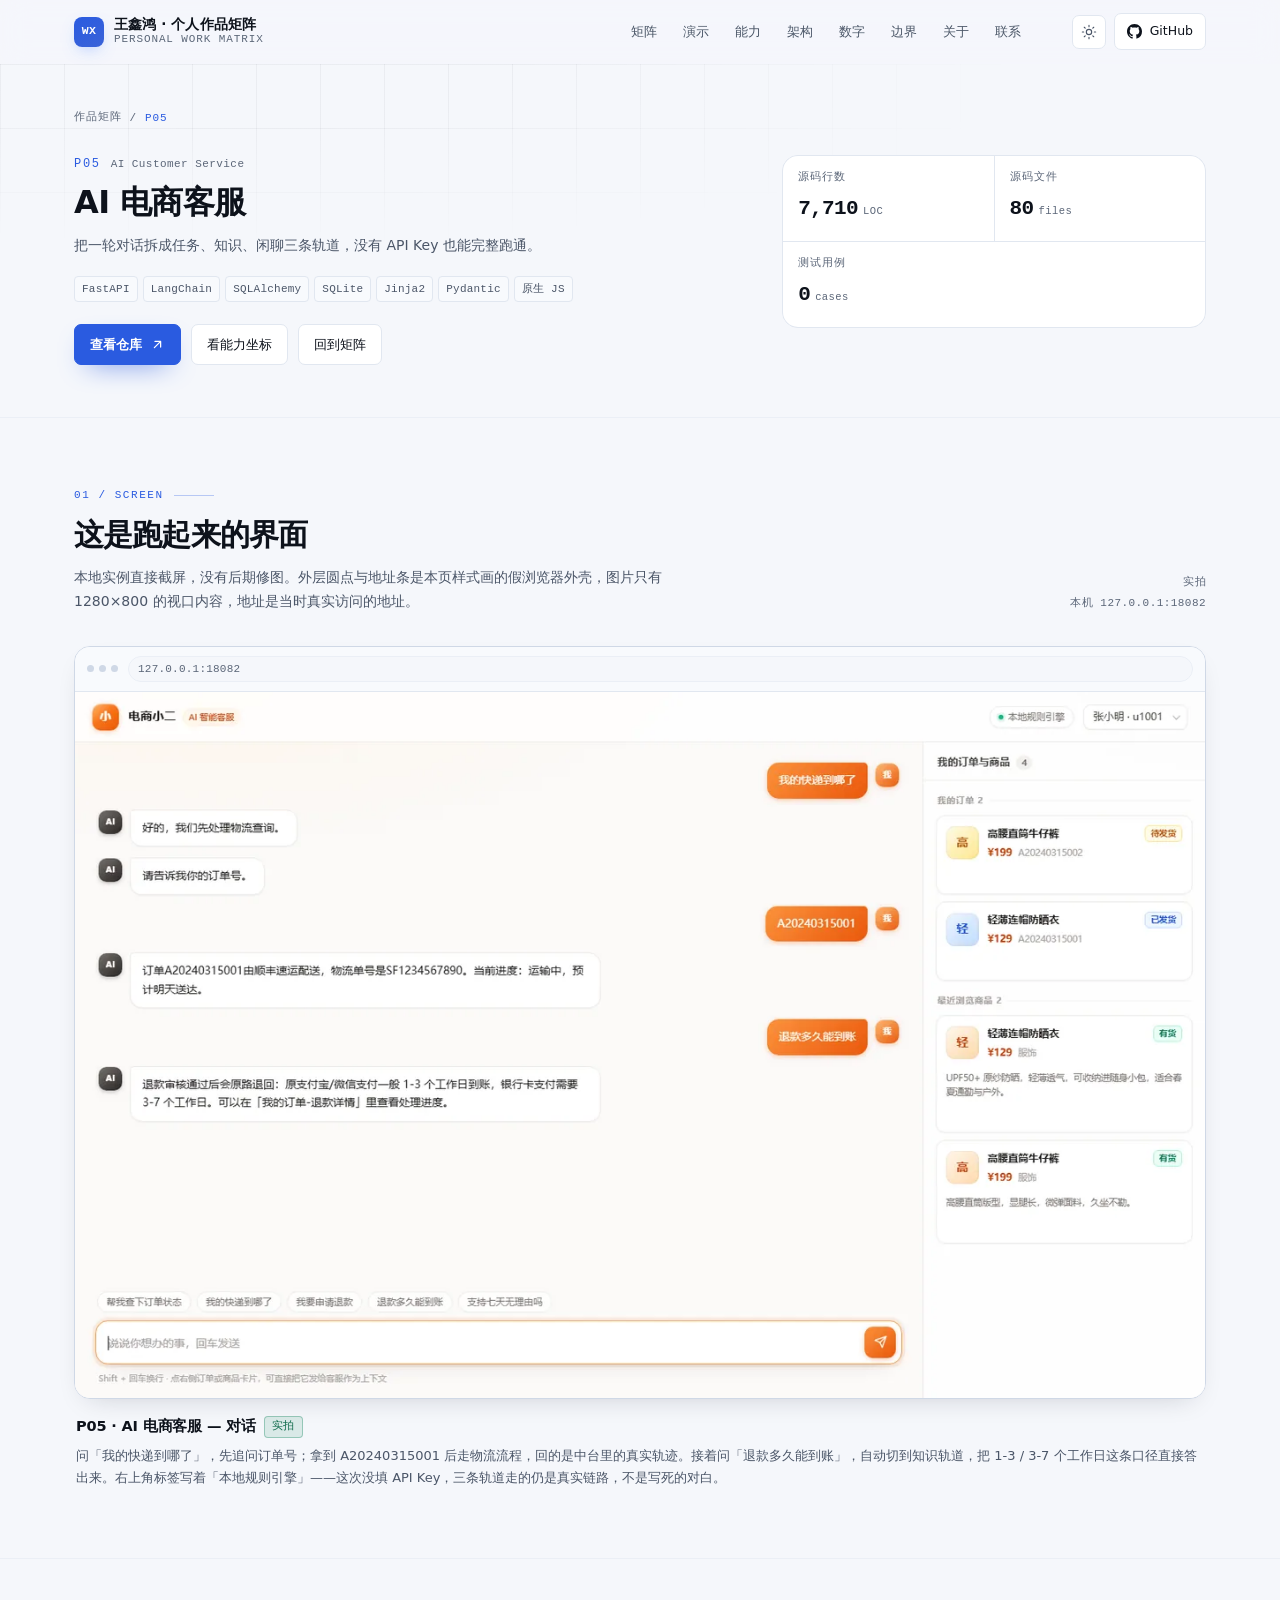
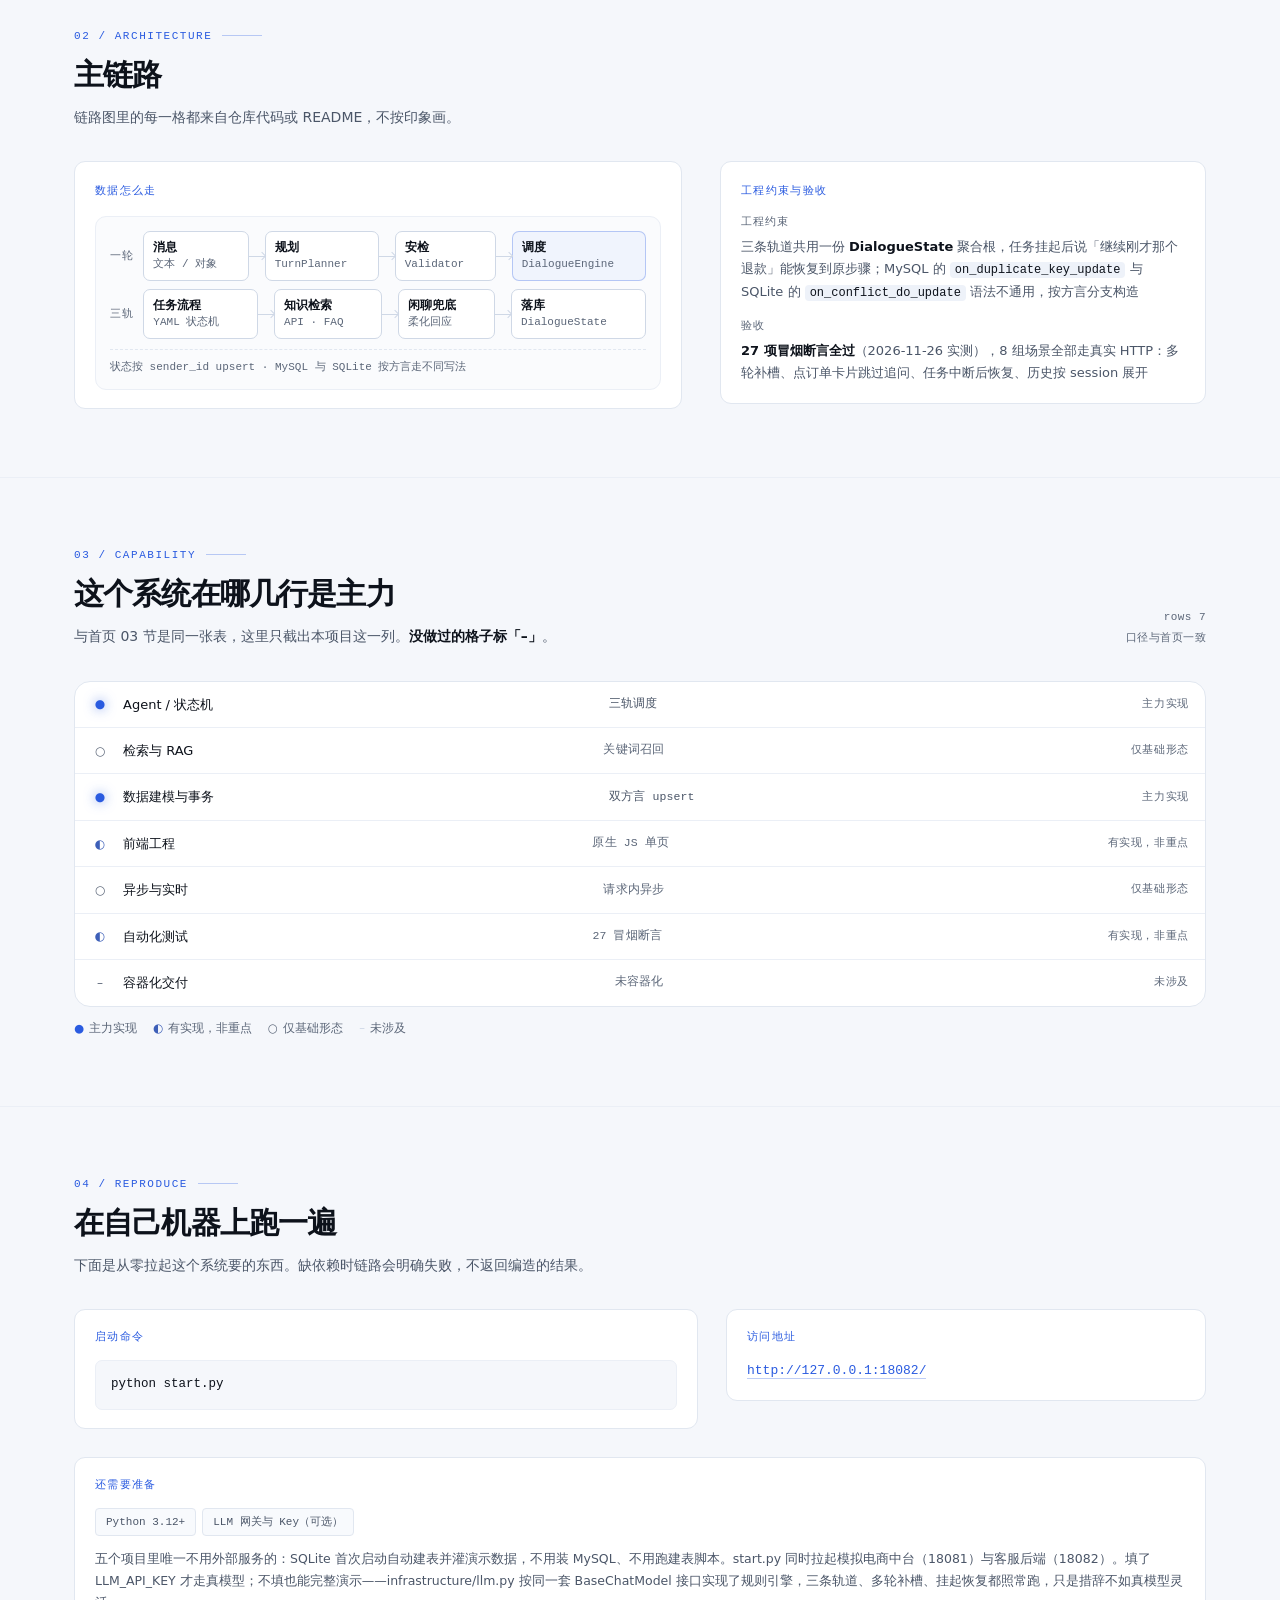
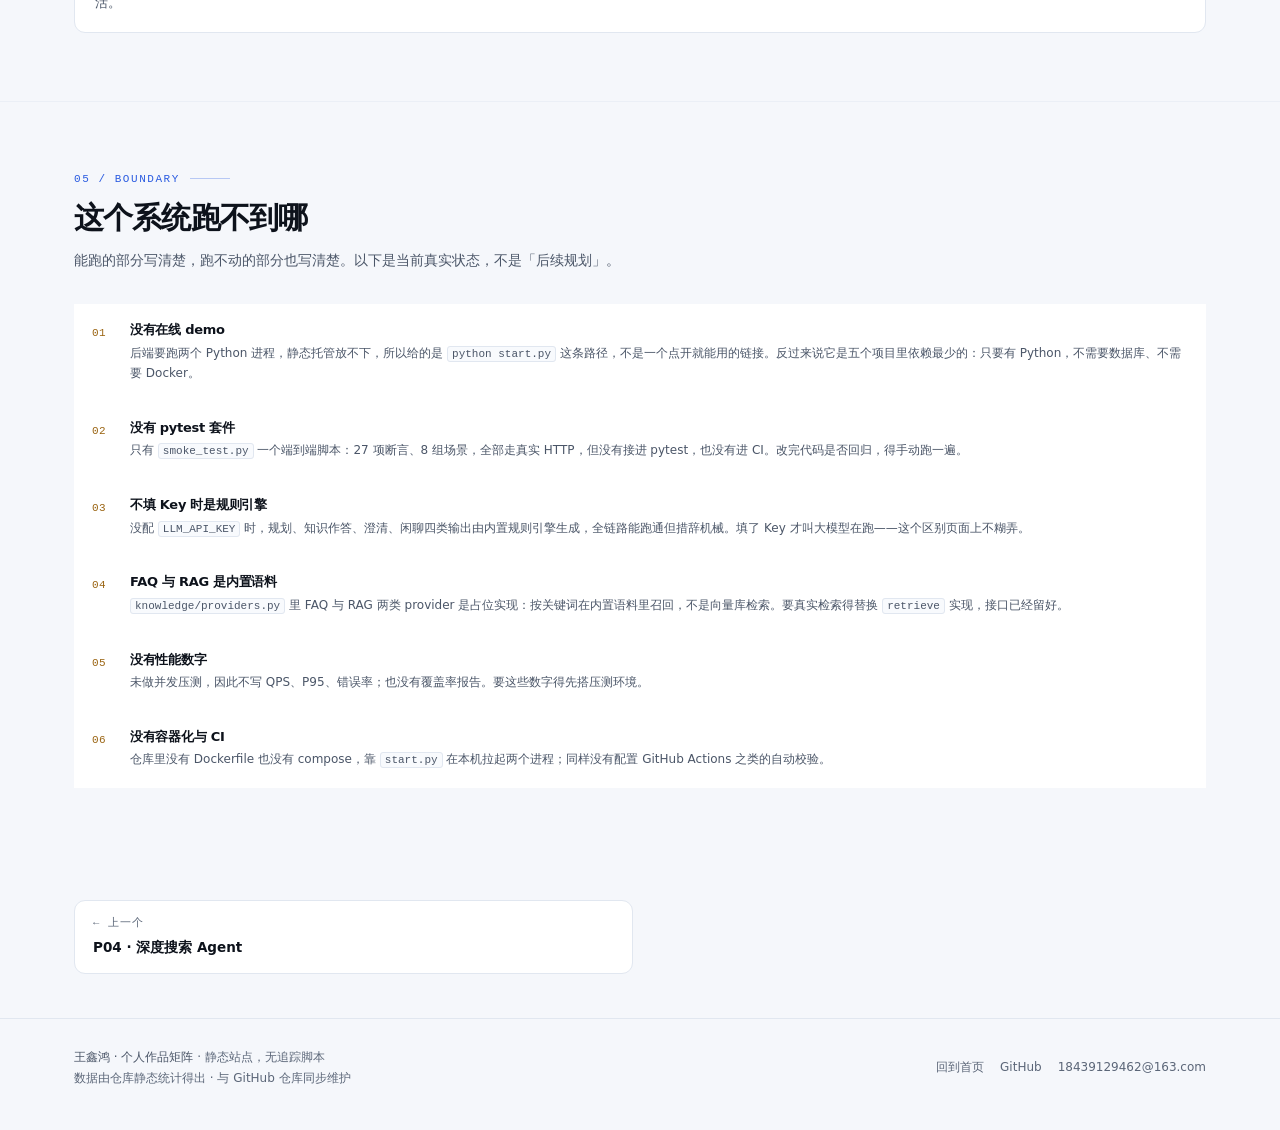
<file: projects/p05.html>
<!DOCTYPE html>
<html lang="zh-CN" data-theme="dark">
<head>
<meta charset="UTF-8">
<meta name="viewport" content="width=device-width, initial-scale=1.0">
<title>P05 · AI 电商客服 | 王鑫鸿 · 个人作品矩阵</title>
<meta name="description" content="AI 电商客服（AI Customer Service）：咨询散在旺旺、工单和 FAQ 里，答不上来就转人工。这套系统把一轮对话拆成三条轨道：要办业务的走 YAML 流程状态机，问政策的走意图检索，剩下的交给闲聊兜底。 7,710 行源码、27 项冒烟断言。附架构链路、工程约束、已知边界与本地复现步骤。">
<meta name="author" content="王鑫鸿">
<meta name="theme-color" content="#07090E">
<meta property="og:type" content="article">
<meta property="og:site_name" content="王鑫鸿 · 个人作品矩阵">
<meta property="og:title" content="P05 · AI 电商客服 | 王鑫鸿 · 个人作品矩阵">
<meta property="og:description" content="把一轮对话拆成任务、知识、闲聊三条轨道，没有 API Key 也能完整跑通。">
<meta property="og:url" content="https://xinhongwang138-hue.github.io/WangXinhong-Personal-Work-Matrix/projects/p05.html">
<meta property="og:image" content="https://xinhongwang138-hue.github.io/WangXinhong-Personal-Work-Matrix/assets/img/demo-p05.webp">
<meta name="twitter:card" content="summary_large_image">
<link rel="canonical" href="https://xinhongwang138-hue.github.io/WangXinhong-Personal-Work-Matrix/projects/p05.html">
<link rel="icon" href="../assets/img/favicon.svg" type="image/svg+xml">
<link rel="stylesheet" href="../assets/css/tokens.css">
<link rel="stylesheet" href="../assets/css/app.css">
<link rel="stylesheet" href="../assets/css/project.css">
<script>
  // 首屏前定主题，避免闪白；同时标记 JS 可用，供入场动效做渐进增强
  (function () {
    document.documentElement.classList.add("js");
    try {
      var saved = localStorage.getItem("wxh-theme");
      var mql = window.matchMedia("(prefers-color-scheme: light)");
      var theme = saved || (mql.matches ? "light" : "dark");
      document.documentElement.setAttribute("data-theme", theme);
    } catch (e) {}
  })();
</script>
</head>
<body class="pbody">
<a class="skip-link" href="#main">跳到主要内容</a>

<header class="nav" id="nav">
  <div class="wrap nav__inner">
    <a class="brand" href="../index.html" aria-label="王鑫鸿个人作品矩阵 · 回到首页">
      <span class="brand__mark" aria-hidden="true">WX</span>
      <span class="brand__text">
        <span class="brand__name">王鑫鸿 · 个人作品矩阵</span>
        <span class="brand__sub">Personal Work Matrix</span>
      </span>
    </a>

    <nav class="nav__links" aria-label="首页区块">
      <a class="nav__link" href="../index.html#matrix">矩阵</a>
      <a class="nav__link" href="../index.html#demo">演示</a>
      <a class="nav__link" href="../index.html#capability">能力</a>
      <a class="nav__link" href="../index.html#architecture">架构</a>
      <a class="nav__link" href="../index.html#evidence">数字</a>
      <a class="nav__link" href="../index.html#boundary">边界</a>
      <a class="nav__link" href="../index.html#about">关于</a>
      <a class="nav__link" href="../index.html#contact">联系</a>
    </nav>

    <div class="nav__actions">
      <button class="icon-btn nav__toggle" id="menu-toggle" aria-label="打开菜单" aria-expanded="false" aria-controls="menu">
        <svg viewBox="0 0 24 24" fill="none" stroke="currentColor" stroke-width="1.8" aria-hidden="true"><path d="M3 6h18M3 12h18M3 18h18" stroke-linecap="round"/></svg>
      </button>
      <button class="icon-btn" id="theme-toggle" aria-label="切换明暗主题" title="切换明暗主题">
        <svg class="icon-sun" viewBox="0 0 24 24" fill="none" stroke="currentColor" stroke-width="1.7" aria-hidden="true"><circle cx="12" cy="12" r="4"/><path d="M12 2v2m0 16v2M2 12h2m16 0h2M4.9 4.9l1.4 1.4m11.4 11.4 1.4 1.4M19.1 4.9l-1.4 1.4M6.3 17.7l-1.4 1.4" stroke-linecap="round"/></svg>
        <svg class="icon-moon" viewBox="0 0 24 24" fill="none" stroke="currentColor" stroke-width="1.7" aria-hidden="true"><path d="M20 14.5A8.5 8.5 0 1 1 9.5 4a6.8 6.8 0 0 0 10.5 10.5Z" stroke-linejoin="round"/></svg>
      </button>
      <a class="btn btn--sm" href="https://github.com/xinhongwang138-hue" target="_blank" rel="noopener">
        <svg viewBox="0 0 16 16" fill="currentColor" aria-hidden="true"><path d="M8 0C3.58 0 0 3.58 0 8c0 3.54 2.29 6.53 5.47 7.59.4.07.55-.17.55-.38 0-.19-.01-.82-.01-1.49-2.01.37-2.53-.49-2.69-.94-.09-.23-.48-.94-.82-1.13-.28-.15-.68-.52-.01-.53.63-.01 1.08.58 1.23.82.72 1.21 1.87.87 2.33.66.07-.52.28-.87.51-1.07-1.78-.2-3.64-.89-3.64-3.95 0-.87.31-1.59.82-2.15-.08-.2-.36-1.02.08-2.12 0 0 .67-.21 2.2.82.64-.18 1.32-.27 2-.27.68 0 1.36.09 2 .27 1.53-1.04 2.2-.82 2.2-.82.44 1.1.16 1.92.08 2.12.51.56.82 1.27.82 2.15 0 3.07-1.87 3.75-3.65 3.95.29.25.54.73.54 1.48 0 1.07-.01 1.93-.01 2.2 0 .21.15.46.55.38A8.01 8.01 0 0 0 16 8c0-4.42-3.58-8-8-8Z"/></svg>
        <span>GitHub</span>
      </a>
    </div>
  </div>
</header>

<div class="menu" id="menu">
  <a href="../index.html#matrix">01 · 作品矩阵</a>
  <a href="../index.html#demo">02 · 界面演示</a>
  <a href="../index.html#capability">03 · 能力矩阵</a>
  <a href="../index.html#architecture">04 · 架构主线</a>
  <a href="../index.html#evidence">05 · 可复核的数字</a>
  <a href="../index.html#boundary">06 · 已知边界</a>
  <a href="../index.html#about">07 · 关于</a>
</div>

<main id="main">

  <!-- ============ 项目头 ============ -->
  <section class="phero">
    <div class="wrap">
      <nav class="pcrumb reveal" aria-label="面包屑">
        <a href="../index.html">作品矩阵</a>
        <span aria-hidden="true">/</span>
        <span aria-current="page">P05</span>
      </nav>

      <div class="phero__grid">
        <div class="phero__main reveal">
          <div class="phero__id">
            <span class="phero__no">P05</span>
            <span class="phero__en">AI Customer Service</span>
          </div>
          <h1>AI 电商客服</h1>
          <p class="phero__lead">把一轮对话拆成任务、知识、闲聊三条轨道，没有 API Key 也能完整跑通。</p>
          <div class="phero__tags">
          <span class="tag">FastAPI</span>
          <span class="tag">LangChain</span>
          <span class="tag">SQLAlchemy</span>
          <span class="tag">SQLite</span>
          <span class="tag">Jinja2</span>
          <span class="tag">Pydantic</span>
          <span class="tag">原生 JS</span>
          </div>
          <div class="phero__actions">
            <a class="btn btn--primary" href="https://github.com/xinhongwang138-hue/customer-service" target="_blank" rel="noopener">
              查看仓库
              <svg viewBox="0 0 24 24" fill="none" stroke="currentColor" stroke-width="2" aria-hidden="true"><path d="M7 17 17 7M8 7h9v9" stroke-linecap="round" stroke-linejoin="round"/></svg>
            </a>
            <a class="btn" href="#pcap">看能力坐标</a>
            <a class="btn" href="../index.html#matrix">回到矩阵</a>
          </div>
        </div>

        <dl class="pmeta reveal">
          <div class="pmeta__item">
            <dt>源码行数</dt>
            <dd><span class="pmeta__num">7,710</span><span class="pmeta__unit">LOC</span></dd>
          </div>
          <div class="pmeta__item">
            <dt>源码文件</dt>
            <dd><span class="pmeta__num">80</span><span class="pmeta__unit">files</span></dd>
          </div>
          <div class="pmeta__item">
            <dt>测试用例</dt>
            <dd><span class="pmeta__num">0</span><span class="pmeta__unit">cases</span></dd>
          </div>
        </dl>
      </div>
    </div>
  </section>

  <!-- ============ 界面实拍 ============ -->
  <section class="section psection" id="pshot">
    <div class="wrap">
      <div class="sec-head reveal">
        <div class="sec-head__main">
          <div class="sec-kicker">01 / Screen</div>
          <h2>这是跑起来的界面</h2>
          <p>本地实例直接截屏，没有后期修图。外层圆点与地址条是本页样式画的假浏览器外壳，图片只有 1280×800 的视口内容，地址是当时真实访问的地址。</p>
        </div>
        <div class="sec-head__aside">
          实拍<br>
          本机 127.0.0.1:18082
        </div>
      </div>

      <figure class="shot shot--full reveal">
        <div class="shot__screen">
          <div class="shot__chrome" aria-hidden="true">
            <span class="shot__dots"><i></i><i></i><i></i></span>
            <span class="shot__addr">127.0.0.1:18082</span>
          </div>
          <div class="shot__canvas">
            <img src="../assets/img/demo-p05.webp" width="1280" height="800" loading="lazy" decoding="async"
                 alt="AI 电商客服的聊天界面：左栏是对话流，依次是「我的快递到哪了」追问订单号、报出订单号 A20240315001 后返回顺丰物流轨迹、「退款多久能到账」命中退款时效条款；右栏「我的订单与商品 4」下列出两张订单卡片（待发货 ¥199、已发货 ¥129）与两张商品卡片">
          </div>
        </div>
        <figcaption class="shot__cap">
          <div class="shot__head">
            <span class="shot__name">P05 · AI 电商客服 — 对话</span>
            <span class="shot__badge shot__badge--real">实拍</span>
          </div>
          <p class="shot__desc">问「我的快递到哪了」，先追问订单号；拿到 A20240315001 后走物流流程，回的是中台里的真实轨迹。接着问「退款多久能到账」，自动切到知识轨道，把 1-3 / 3-7 个工作日这条口径直接答出来。右上角标签写着「本地规则引擎」——这次没填 API Key，三条轨道走的仍是真实链路，不是写死的对白。</p>
        </figcaption>
      </figure>
    </div>
  </section>

  <!-- ============ 架构链路 ============ -->
  <section class="section psection" id="parch">
    <div class="wrap">
      <div class="sec-head reveal">
        <div class="sec-head__main">
          <div class="sec-kicker">02 / Architecture</div>
          <h2>主链路</h2>
          <p>链路图里的每一格都来自仓库代码或 README，不按印象画。</p>
        </div>
      </div>

      <div class="pgrid">
        <div class="reveal">
          <div class="pblock">
            <div class="pblock__label">数据怎么走</div>
<figure class="pipe pipe--lanes" aria-label="P05 主链路：文本或对象消息进入 DialogueEngine，TurnPlanner 出 TurnPlan 并过 Validator 安检，再分发到任务、知识、闲聊三条轨道，最后按 sender_id 把 DialogueState 落库">
            <div class="pipe__line"><span class="pipe__tag">一轮</span>
              <div class="pipe__lane">
                <span class="pipe__node"><b>消息</b><i>文本 / 对象</i></span>
                <span class="pipe__arrow" aria-hidden="true"></span>
                <span class="pipe__node"><b>规划</b><i>TurnPlanner</i></span>
                <span class="pipe__arrow" aria-hidden="true"></span>
                <span class="pipe__node"><b>安检</b><i>Validator</i></span>
                <span class="pipe__arrow" aria-hidden="true"></span>
                <span class="pipe__node pipe__node--key"><b>调度</b><i>DialogueEngine</i></span>
              </div>
            </div>
            <div class="pipe__line"><span class="pipe__tag">三轨</span>
              <div class="pipe__lane">
                <span class="pipe__node"><b>任务流程</b><i>YAML 状态机</i></span>
                <span class="pipe__arrow" aria-hidden="true"></span>
                <span class="pipe__node"><b>知识检索</b><i>API · FAQ</i></span>
                <span class="pipe__arrow" aria-hidden="true"></span>
                <span class="pipe__node"><b>闲聊兜底</b><i>柔化回应</i></span>
                <span class="pipe__arrow" aria-hidden="true"></span>
                <span class="pipe__node"><b>落库</b><i>DialogueState</i></span>
              </div>
            </div>
          <div class="pipe__note">状态按 sender_id upsert · MySQL 与 SQLite 按方言走不同写法</div>
        </figure>
          </div>
        </div>

        <div class="reveal">
          <div class="pblock">
            <div class="pblock__label">工程约束与验收</div>
            <div class="pfacts">
          <div class="pfact">
            <span class="pfact__label">工程约束</span>
            <span class="pfact__text">三条轨道共用一份 <b>DialogueState</b> 聚合根，任务挂起后说「继续刚才那个退款」能恢复到原步骤；MySQL 的 <code>on_duplicate_key_update</code> 与 SQLite 的 <code>on_conflict_do_update</code> 语法不通用，按方言分支构造</span>
          </div>
          <div class="pfact">
            <span class="pfact__label">验收</span>
            <span class="pfact__text"><b>27 项冒烟断言全过</b>（2026-11-26 实测），8 组场景全部走真实 HTTP：多轮补槽、点订单卡片跳过追问、任务中断后恢复、历史按 session 展开</span>
          </div>
            </div>
          </div>
        </div>
      </div>
    </div>
  </section>

  <!-- ============ 能力坐标 ============ -->
  <section class="section psection" id="pcap">
    <div class="wrap">
      <div class="sec-head reveal">
        <div class="sec-head__main">
          <div class="sec-kicker">03 / Capability</div>
          <h2>这个系统在哪几行是主力</h2>
          <p>与首页 03 节是同一张表，这里只截出本项目这一列。<b>没做过的格子标「–」</b>。</p>
        </div>
        <div class="sec-head__aside">
          rows 7<br>
          口径与首页一致
        </div>
      </div>

      <div class="pcap reveal">
            <div class="pcap__row" data-level="core">
              <span class="pcap__dot" aria-hidden="true">●</span>
              <span class="pcap__dim">Agent / 状态机</span>
              <span class="pcap__note">三轨调度</span>
              <span class="pcap__lv">主力实现</span>
            </div>
            <div class="pcap__row" data-level="light">
              <span class="pcap__dot" aria-hidden="true">○</span>
              <span class="pcap__dim">检索与 RAG</span>
              <span class="pcap__note">关键词召回</span>
              <span class="pcap__lv">仅基础形态</span>
            </div>
            <div class="pcap__row" data-level="core">
              <span class="pcap__dot" aria-hidden="true">●</span>
              <span class="pcap__dim">数据建模与事务</span>
              <span class="pcap__note">双方言 upsert</span>
              <span class="pcap__lv">主力实现</span>
            </div>
            <div class="pcap__row" data-level="part">
              <span class="pcap__dot" aria-hidden="true">◐</span>
              <span class="pcap__dim">前端工程</span>
              <span class="pcap__note">原生 JS 单页</span>
              <span class="pcap__lv">有实现，非重点</span>
            </div>
            <div class="pcap__row" data-level="light">
              <span class="pcap__dot" aria-hidden="true">○</span>
              <span class="pcap__dim">异步与实时</span>
              <span class="pcap__note">请求内异步</span>
              <span class="pcap__lv">仅基础形态</span>
            </div>
            <div class="pcap__row" data-level="part">
              <span class="pcap__dot" aria-hidden="true">◐</span>
              <span class="pcap__dim">自动化测试</span>
              <span class="pcap__note">27 冒烟断言</span>
              <span class="pcap__lv">有实现，非重点</span>
            </div>
            <div class="pcap__row" data-level="none">
              <span class="pcap__dot" aria-hidden="true">–</span>
              <span class="pcap__dim">容器化交付</span>
              <span class="pcap__note">未容器化</span>
              <span class="pcap__lv">未涉及</span>
            </div>
      </div>
      <p class="pcap__legend">
        <span><i style="color:var(--brand)">●</i>主力实现</span>
        <span><i style="color:color-mix(in srgb, var(--brand) 62%, var(--ink3))">◐</i>有实现，非重点</span>
        <span><i style="color:var(--ink3)">○</i>仅基础形态</span>
        <span><i style="color:var(--line-strong)">–</i>未涉及</span>
      </p>
    </div>
  </section>

  <!-- ============ 本地复现 ============ -->
  <section class="section psection" id="prepro">
    <div class="wrap">
      <div class="sec-head reveal">
        <div class="sec-head__main">
          <div class="sec-kicker">04 / Reproduce</div>
          <h2>在自己机器上跑一遍</h2>
          <p>下面是从零拉起这个系统要的东西。缺依赖时链路会明确失败，不返回编造的结果。</p>
        </div>
      </div>

      <div class="prepro reveal">
        <div class="prepro__block">
          <div class="pblock__label">启动命令</div>
          <pre class="prepro__code"><code>python start.py</code></pre>
        </div>
        <div class="prepro__block">
          <div class="pblock__label">访问地址</div>
          <p class="prepro__url"><a href="http://127.0.0.1:18082/">http://127.0.0.1:18082/</a></p>
        </div>
        <div class="prepro__block prepro__block--wide">
          <div class="pblock__label">还需要准备</div>
          <ul class="prepro__needs">
            <li>Python 3.12+</li>
            <li>LLM 网关与 Key（可选）</li>
          </ul>
          <p class="prepro__note">五个项目里唯一不用外部服务的：SQLite 首次启动自动建表并灌演示数据，不用装 MySQL、不用跑建表脚本。start.py 同时拉起模拟电商中台（18081）与客服后端（18082）。填了 LLM_API_KEY 才走真模型；不填也能完整演示——infrastructure/llm.py 按同一套 BaseChatModel 接口实现了规则引擎，三条轨道、多轮补槽、挂起恢复都照常跑，只是措辞不如真模型灵活。</p>
        </div>
      </div>
    </div>
  </section>

  <!-- ============ 已知边界 ============ -->
  <section class="section psection" id="pbound">
    <div class="wrap">
      <div class="sec-head reveal">
        <div class="sec-head__main">
          <div class="sec-kicker">05 / Boundary</div>
          <h2>这个系统跑不到哪</h2>
          <p>能跑的部分写清楚，跑不动的部分也写清楚。以下是当前真实状态，不是「后续规划」。</p>
        </div>
      </div>

      <div class="pbounds reveal">
        <div class="bound">
          <div class="bound__n">01</div>
          <div>
            <h3>没有在线 demo</h3>
            <p>后端要跑两个 Python 进程，静态托管放不下，所以给的是 <code>python start.py</code> 这条路径，不是一个点开就能用的链接。反过来说它是五个项目里依赖最少的：只要有 Python，不需要数据库、不需要 Docker。</p>
          </div>
        </div>
        <div class="bound">
          <div class="bound__n">02</div>
          <div>
            <h3>没有 pytest 套件</h3>
            <p>只有 <code>smoke_test.py</code> 一个端到端脚本：27 项断言、8 组场景，全部走真实 HTTP，但没有接进 pytest，也没有进 CI。改完代码是否回归，得手动跑一遍。</p>
          </div>
        </div>
        <div class="bound">
          <div class="bound__n">03</div>
          <div>
            <h3>不填 Key 时是规则引擎</h3>
            <p>没配 <code>LLM_API_KEY</code> 时，规划、知识作答、澄清、闲聊四类输出由内置规则引擎生成，全链路能跑通但措辞机械。填了 Key 才叫大模型在跑——这个区别页面上不糊弄。</p>
          </div>
        </div>
        <div class="bound">
          <div class="bound__n">04</div>
          <div>
            <h3>FAQ 与 RAG 是内置语料</h3>
            <p><code>knowledge/providers.py</code> 里 FAQ 与 RAG 两类 provider 是占位实现：按关键词在内置语料里召回，不是向量库检索。要真实检索得替换 <code>retrieve</code> 实现，接口已经留好。</p>
          </div>
        </div>
        <div class="bound">
          <div class="bound__n">05</div>
          <div>
            <h3>没有性能数字</h3>
            <p>未做并发压测，因此不写 QPS、P95、错误率；也没有覆盖率报告。要这些数字得先搭压测环境。</p>
          </div>
        </div>
        <div class="bound">
          <div class="bound__n">06</div>
          <div>
            <h3>没有容器化与 CI</h3>
            <p>仓库里没有 Dockerfile 也没有 compose，靠 <code>start.py</code> 在本机拉起两个进程；同样没有配置 GitHub Actions 之类的自动校验。</p>
          </div>
        </div>
      </div>
    </div>
  </section>

  <!-- ============ 上下项目 ============ -->
  <section class="section section--flush pnav-sec">
    <div class="wrap">
      <nav class="pnav reveal" aria-label="项目导航">
<a class="pnav__link" href="../projects/p04.html"><span class="pnav__dir">← 上一个</span><span class="pnav__name">P04 · 深度搜索 Agent</span></a>
<span class="pnav__link pnav__link--empty"></span>
      </nav>
    </div>
  </section>

</main>

<!-- ============ 页脚 ============ -->
<footer class="foot">
  <div class="wrap foot__inner">
    <div class="foot__left">
      <b>王鑫鸿 · 个人作品矩阵</b> · 静态站点，无追踪脚本<br>
      数据由仓库静态统计得出 · 与 GitHub 仓库同步维护
    </div>
    <div class="foot__links">
      <a href="../index.html">回到首页</a>
      <a href="https://github.com/xinhongwang138-hue" target="_blank" rel="noopener">GitHub</a>
      <a href="mailto:18439129462@163.com">18439129462@163.com</a>
    </div>
  </div>
</footer>

<script src="../assets/js/app.js" defer></script>
</body>
</html>
</file>
<file: assets/css/tokens.css>
/* ═══════════════════════════════════════════════════════════
   王鑫鸿个人作品矩阵 · 设计令牌
   全局唯一真源：颜色 / 字体 / 间距 / 圆角 / 阴影 / 动效
   默认深色（data-theme="dark"），可切换浅色（data-theme="light"）
   ═══════════════════════════════════════════════════════════ */

:root,
html[data-theme="dark"] {
  color-scheme: dark;

  /* —— 底色与层次 —— */
  --bg: #07090E;
  --bg-elev: #0A0D14;
  --surface: #0F131C;
  --surface-2: #141926;
  --surface-3: #1A2130;

  /* —— 描边 —— */
  --line: #1F2735;
  --line-soft: #161C27;
  --line-strong: #2B3648;

  /* —— 文本 —— */
  --ink1: #E9EEF7;
  --ink2: #9CA8BA;
  --ink3: #7C8A9E;

  /* —— 强调色：只保留一个主色 —— */
  --brand: #5B8CFF;
  --brand-hover: #7BA3FF;
  --brand-soft: rgba(91, 140, 255, 0.12);
  --brand-line: rgba(91, 140, 255, 0.38);
  --on-brand: #060A12;

  /* —— 语义色 —— */
  --cyan: #35D6E8;
  --ok: #45D6A0;
  --warn: #E9B45A;
  --danger: #F07A6A;

  /* —— 阴影与光晕 —— */
  --shadow-sm: 0 1px 2px rgba(0, 0, 0, 0.5);
  --shadow: 0 10px 30px -12px rgba(0, 0, 0, 0.7);
  --shadow-lg: 0 30px 80px -30px rgba(0, 0, 0, 0.9);
  --glow: 0 0 0 1px var(--brand-line), 0 18px 50px -24px rgba(91, 140, 255, 0.55);

  /* —— 网格背景线 —— */
  --grid-line: rgba(255, 255, 255, 0.035);
  --hero-glow-1: rgba(91, 140, 255, 0.16);
  --hero-glow-2: rgba(53, 214, 232, 0.07);
}

html[data-theme="light"] {
  color-scheme: light;

  --bg: #F5F7FB;
  --bg-elev: #EDF1F7;
  --surface: #FFFFFF;
  --surface-2: #F8FAFD;
  --surface-3: #EEF2F9;

  --line: #E1E7F0;
  --line-soft: #EBEFF6;
  --line-strong: #CFD8E6;

  --ink1: #0D121B;
  --ink2: #4B5668;
  --ink3: #5B6678;

  --brand: #2A5BE0;
  --brand-hover: #1E4AC4;
  --brand-soft: rgba(42, 91, 224, 0.09);
  --brand-line: rgba(42, 91, 224, 0.3);
  --on-brand: #FFFFFF;

  --cyan: #0E93A8;
  --ok: #12855C;
  --warn: #9A6412;
  --danger: #C0392B;

  --shadow-sm: 0 1px 2px rgba(16, 24, 40, 0.06);
  --shadow: 0 10px 28px -14px rgba(16, 24, 40, 0.22);
  --shadow-lg: 0 30px 70px -34px rgba(16, 24, 40, 0.3);
  --glow: 0 0 0 1px var(--brand-line), 0 18px 40px -26px rgba(42, 91, 224, 0.45);

  --grid-line: rgba(13, 18, 27, 0.045);
  --hero-glow-1: rgba(42, 91, 224, 0.1);
  --hero-glow-2: rgba(14, 147, 168, 0.06);
}

:root {
  /* —— 字体 —— */
  --font-sans: "Inter", "PingFang SC", "HarmonyOS Sans SC", "Microsoft YaHei",
    system-ui, -apple-system, "Segoe UI", sans-serif;
  --font-mono: "JetBrains Mono", "Cascadia Code", "SFMono-Regular", Consolas,
    "Liberation Mono", monospace;

  --fs-xs: 11px;
  --fs-sm: 12.5px;
  --fs-base: 14px;
  --fs-md: 16px;
  --fs-lg: 19px;
  --fs-xl: 24px;
  --fs-2xl: 32px;
  --fs-3xl: clamp(30px, 4.2vw, 52px);
  --lh: 1.65;

  /* —— 间距（4pt 栅格）—— */
  --sp-1: 4px;
  --sp-2: 8px;
  --sp-3: 12px;
  --sp-4: 16px;
  --sp-5: 20px;
  --sp-6: 24px;
  --sp-7: 32px;
  --sp-8: 40px;
  --sp-9: 56px;
  --sp-10: 80px;
  --sp-11: 112px;

  /* —— 圆角 —— */
  --r-xs: 4px;
  --r-sm: 7px;
  --r: 11px;
  --r-lg: 16px;
  --r-xl: 22px;
  --r-pill: 999px;

  /* —— 布局 —— */
  --container: 1180px;
  --gutter: 24px;
  --nav-h: 64px;

  /* —— 动效 —— */
  --dur: 200ms;
  --dur-mid: 320ms;
  --ease: cubic-bezier(0.22, 0.61, 0.36, 1);
  --ease-out: cubic-bezier(0.16, 1, 0.3, 1);
}
</file>
<file: assets/css/app.css>
/* ═══════════════════════════════════════════════════════════
   王鑫鸿个人作品矩阵 · 页面样式
   依赖 tokens.css；布局为单页滚动，无构建步骤。
   ═══════════════════════════════════════════════════════════ */

/* ---------- 1. Reset ---------- */
*,
*::before,
*::after {
  box-sizing: border-box;
}

html {
  -webkit-text-size-adjust: 100%;
  scroll-behavior: smooth;
}

body,
h1,
h2,
h3,
h4,
p,
ul,
ol,
dl,
dd,
figure {
  margin: 0;
}

ul,
ol {
  padding: 0;
  list-style: none;
}

img,
svg {
  display: block;
  max-width: 100%;
}

a {
  color: inherit;
  text-decoration: none;
}

button {
  font: inherit;
  color: inherit;
  background: none;
  border: 0;
  cursor: pointer;
}

::selection {
  background: var(--brand);
  color: var(--on-brand);
}

/* ---------- 2. 基础排版 ---------- */
body {
  min-height: 100vh;
  background: var(--bg);
  color: var(--ink1);
  font-family: var(--font-sans);
  font-size: var(--fs-base);
  line-height: var(--lh);
  -webkit-font-smoothing: antialiased;
  text-rendering: optimizeLegibility;
  overflow-x: hidden;
}

h1,
h2,
h3 {
  line-height: 1.2;
  letter-spacing: -0.02em;
  font-weight: 620;
}

code,
.mono {
  font-family: var(--font-mono);
  font-variant-ligatures: none;
}

/* 千分位逗号：等宽字体里逗号独占一个全角槽位（左右各留一段空白），
   数字串看起来像多打了空格。实测把逗号换成比例字体后，
   逗号两侧墨迹间隙从 15/20px 收到 4/10px，与 Arial 正文的排版节奏一致。

   字体选择：Helvetica 与 Arial 的逗号 advance 同为 278/1000 em，
   Liberation Sans 与 Arial 度量兼容 —— Windows / macOS / Linux 上
   逗号宽度几乎一致，不会因为回退到某款字体又变回等宽观感。
   数字本身仍是等宽字体，列对齐不受影响。 */
.num-sep {
  font-family: "Helvetica Neue", Helvetica, Arial, "Liberation Sans", sans-serif;
  font-weight: inherit;
  letter-spacing: 0;
}

p code,
li code,
td code,
.fact__text code,
.ev__desc code,
.callout code {
  padding: 1px 5px;
  border: 1px solid var(--line);
  border-radius: var(--r-xs);
  background: var(--surface-2);
  color: var(--ink2);
  font-size: 0.92em;
  white-space: nowrap;
}

:where(a, button, [tabindex]):focus-visible {
  outline: 2px solid var(--brand);
  outline-offset: 3px;
  border-radius: var(--r-xs);
}

.skip-link {
  position: absolute;
  left: 16px;
  top: -60px;
  z-index: 200;
  padding: 10px 16px;
  border-radius: var(--r-sm);
  background: var(--brand);
  color: var(--on-brand);
  font-size: var(--fs-sm);
  transition: top var(--dur) var(--ease);
}

.skip-link:focus {
  top: 12px;
}

.wrap {
  width: 100%;
  max-width: var(--container);
  margin-inline: auto;
  padding-inline: var(--gutter);
}

/* ---------- 3. 顶部导航 ---------- */
.nav {
  position: sticky;
  top: 0;
  z-index: 60;
  height: var(--nav-h);
  display: flex;
  align-items: center;
  border-bottom: 1px solid transparent;
  background: color-mix(in srgb, var(--bg) 78%, transparent);
  backdrop-filter: blur(14px) saturate(140%);
  transition: border-color var(--dur) var(--ease),
    background var(--dur) var(--ease);
}

.nav.is-stuck {
  border-bottom-color: var(--line);
  background: color-mix(in srgb, var(--bg) 92%, transparent);
}

.nav__inner {
  display: flex;
  align-items: center;
  gap: var(--sp-6);
  width: 100%;
}

.brand {
  display: flex;
  align-items: center;
  gap: 10px;
  min-width: 0;
}

.brand__mark {
  display: grid;
  place-items: center;
  width: 30px;
  height: 30px;
  border-radius: 8px;
  background: linear-gradient(150deg, var(--brand), #3A63D8);
  color: #fff;
  font-family: var(--font-mono);
  font-size: 11.5px;
  font-weight: 700;
  letter-spacing: 0.02em;
  box-shadow: 0 6px 18px -8px rgba(91, 140, 255, 0.9);
  flex-shrink: 0;
}

.brand__text {
  display: flex;
  flex-direction: column;
  line-height: 1.15;
  min-width: 0;
}

.brand__name {
  font-size: 13.5px;
  font-weight: 600;
  letter-spacing: 0.01em;
  white-space: nowrap;
}

.brand__sub {
  font-family: var(--font-mono);
  font-size: 11px;
  color: var(--ink3);
  letter-spacing: 0.08em;
  text-transform: uppercase;
  white-space: nowrap;
}

.nav__links {
  display: flex;
  align-items: center;
  gap: 4px;
  margin-left: auto;
}

.nav__link {
  position: relative;
  padding: 7px 11px;
  border-radius: var(--r-sm);
  font-size: 13px;
  color: var(--ink2);
  transition: color var(--dur) var(--ease), background var(--dur) var(--ease);
}

.nav__link:hover {
  color: var(--ink1);
  background: var(--surface-2);
}

.nav__link.is-active {
  color: var(--ink1);
}

.nav__link.is-active::after {
  content: "";
  position: absolute;
  left: 11px;
  right: 11px;
  bottom: 1px;
  height: 2px;
  border-radius: 2px;
  background: var(--brand);
}

.nav__actions {
  display: flex;
  align-items: center;
  gap: 8px;
  margin-left: var(--sp-4);
}

.icon-btn {
  display: grid;
  place-items: center;
  width: 34px;
  height: 34px;
  border: 1px solid var(--line);
  border-radius: var(--r-sm);
  color: var(--ink2);
  background: var(--surface);
  transition: color var(--dur) var(--ease), border-color var(--dur) var(--ease),
    transform var(--dur) var(--ease);
}

.icon-btn:hover {
  color: var(--ink1);
  border-color: var(--line-strong);
}

.icon-btn:active {
  transform: scale(0.95);
}

.icon-btn svg {
  width: 16px;
  height: 16px;
}

.icon-btn .icon-moon {
  display: none;
}

html[data-theme="dark"] .icon-btn .icon-sun {
  display: none;
}

html[data-theme="dark"] .icon-btn .icon-moon {
  display: block;
}

.btn {
  display: inline-flex;
  align-items: center;
  gap: 8px;
  padding: 9px 15px;
  border: 1px solid var(--line);
  border-radius: var(--r-sm);
  background: var(--surface);
  color: var(--ink1);
  font-size: 13px;
  font-weight: 500;
  white-space: nowrap;
  transition: transform var(--dur) var(--ease), border-color var(--dur) var(--ease),
    background var(--dur) var(--ease), box-shadow var(--dur) var(--ease);
}

.btn:hover {
  border-color: var(--line-strong);
  background: var(--surface-2);
}

.btn:active {
  transform: translateY(1px);
}

.btn svg {
  width: 15px;
  height: 15px;
  flex-shrink: 0;
}

.btn--primary {
  background: var(--brand);
  border-color: var(--brand);
  color: var(--on-brand);
  font-weight: 600;
  box-shadow: 0 10px 28px -14px var(--brand);
}

.btn--primary:hover {
  background: var(--brand-hover);
  border-color: var(--brand-hover);
}

.btn--ghost {
  background: transparent;
}

.btn--sm {
  padding: 7px 12px;
  font-size: 12.5px;
}

.nav__toggle {
  display: none;
}

/* ---------- 4. 首屏 ---------- */
.hero {
  position: relative;
  padding: clamp(48px, 7vw, 88px) 0 clamp(40px, 5vw, 64px);
  overflow: hidden;
}

.hero::before {
  content: "";
  position: absolute;
  inset: 0;
  background-image: linear-gradient(var(--grid-line) 1px, transparent 1px),
    linear-gradient(90deg, var(--grid-line) 1px, transparent 1px);
  background-size: 64px 64px;
  mask-image: radial-gradient(ellipse 90% 70% at 50% 0%, #000 30%, transparent 78%);
  -webkit-mask-image: radial-gradient(
    ellipse 90% 70% at 50% 0%,
    #000 30%,
    transparent 78%
  );
  pointer-events: none;
}

.hero::after {
  content: "";
  position: absolute;
  inset: -20% -10% auto -10%;
  height: 80%;
  background: radial-gradient(
      ellipse 40% 55% at 18% 30%,
      var(--hero-glow-1),
      transparent 70%
    ),
    radial-gradient(ellipse 35% 50% at 78% 20%, var(--hero-glow-2), transparent 70%);
  pointer-events: none;
}

.hero__grid {
  position: relative;
  z-index: 1;
  display: grid;
  grid-template-columns: minmax(0, 1.15fr) minmax(0, 0.85fr);
  gap: clamp(28px, 4.5vw, 56px);
  align-items: center;
}

.eyebrow {
  display: inline-flex;
  align-items: center;
  gap: 9px;
  padding: 5px 11px 5px 9px;
  border: 1px solid var(--line);
  border-radius: var(--r-pill);
  background: color-mix(in srgb, var(--surface) 70%, transparent);
  font-family: var(--font-mono);
  font-size: 11px;
  letter-spacing: 0.09em;
  text-transform: uppercase;
  color: var(--ink2);
}

.eyebrow__dot {
  width: 6px;
  height: 6px;
  border-radius: 50%;
  background: var(--ok);
  box-shadow: 0 0 0 3px color-mix(in srgb, var(--ok) 18%, transparent);
  animation: pulse 2.6s var(--ease) infinite;
}

.hero h1 {
  margin: var(--sp-6) 0 var(--sp-5);
  font-size: var(--fs-3xl);
  font-weight: 640;
  letter-spacing: -0.035em;
  line-height: 1.14;
}

.hero h1 .accent {
  color: var(--brand);
  background: linear-gradient(
    180deg,
    transparent 68%,
    color-mix(in srgb, var(--brand) 16%, transparent) 68%,
    color-mix(in srgb, var(--brand) 16%, transparent) 94%,
    transparent 94%
  );
}

.hero__lead {
  max-width: 40em;
  font-size: var(--fs-md);
  color: var(--ink2);
  line-height: 1.75;
}

.hero__lead strong {
  color: var(--ink1);
  font-weight: 600;
}

.hero__note {
  margin-top: var(--sp-3);
  font-size: 13px;
  color: var(--ink3);
}

/* 求职方向说明：FDE 缩写后补中文全称，避免招聘方看不懂缩写 */
.hero__note--role {
  margin-top: var(--sp-2);
  padding-left: 11px;
  border-left: 2px solid var(--brand-line);
  color: var(--ink2);
}

.hero__note--role b {
  color: var(--ink1);
  font-weight: 600;
}

.hero__ctas {
  display: flex;
  flex-wrap: wrap;
  gap: 10px;
  margin-top: var(--sp-7);
}

.hero__stats {
  display: grid;
  grid-template-columns: repeat(4, minmax(0, 1fr));
  gap: 1px;
  margin-top: var(--sp-8);
  padding-top: var(--sp-6);
  border-top: 1px solid var(--line);
}

.stat__num {
  font-family: var(--font-mono);
  font-size: clamp(20px, 2.2vw, 26px);
  font-weight: 600;
  letter-spacing: -0.03em;
  color: var(--ink1);
  font-variant-numeric: tabular-nums;
}

.stat__num em {
  font-style: normal;
  color: var(--brand);
  font-size: 0.62em;
  margin-left: 2px;
}

.stat__label {
  margin-top: 2px;
  font-size: 12px;
  color: var(--ink3);
}

/* ---------- 5. 首屏右侧矩阵面板 ---------- */
.panel {
  position: relative;
  display: flex;
  flex-direction: column;
  border: 1px solid var(--line);
  border-radius: var(--r-lg);
  background: linear-gradient(165deg, var(--surface-2), var(--surface));
  box-shadow: var(--shadow-lg);
  overflow: hidden;
}

.panel::before {
  content: "";
  position: absolute;
  inset: 0 0 auto 0;
  height: 1px;
  background: linear-gradient(
    90deg,
    transparent,
    var(--brand-line),
    transparent
  );
}

.panel__head {
  display: flex;
  align-items: center;
  justify-content: space-between;
  gap: 12px;
  padding: 14px 16px;
  border-bottom: 1px solid var(--line-soft);
}

.panel__title {
  display: flex;
  align-items: center;
  gap: 8px;
  font-family: var(--font-mono);
  font-size: 11px;
  letter-spacing: 0.12em;
  text-transform: uppercase;
  color: var(--ink2);
}

.panel__title i {
  width: 5px;
  height: 5px;
  border-radius: 50%;
  background: var(--brand);
}

.panel__meta {
  font-family: var(--font-mono);
  font-size: 11px;
  color: var(--ink3);
  letter-spacing: 0.06em;
}

.panel__rows {
  display: flex;
  flex-direction: column;
  flex: 1;
}

.mrow {
  display: grid;
  grid-template-columns: 30px minmax(0, 1fr);
  align-items: center;
  gap: 8px;
  padding: 14px 15px;
  border-bottom: 1px solid var(--line-soft);
  transition: background var(--dur) var(--ease);
}

.mrow:last-child {
  border-bottom: 0;
}

.mrow:hover {
  background: var(--surface-2);
}

.mrow:hover .mnode {
  border-color: var(--line-strong);
}

.mrow__id {
  font-family: var(--font-mono);
  font-size: 11.5px;
  letter-spacing: 0.08em;
  color: var(--brand);
}

.mrow__chain {
  display: flex;
  align-items: center;
  min-width: 0;
}

.mnode {
  flex: 0 1 auto;
  min-width: 0;
  padding: 5px 7px;
  border: 1px solid var(--line);
  border-radius: var(--r-xs);
  background: var(--surface);
  font-family: var(--font-mono);
  font-size: 11px;
  line-height: 1.3;
  color: var(--ink2);
  white-space: nowrap;
  overflow: hidden;
  text-overflow: ellipsis;
}

.mnode--key {
  border-color: var(--brand-line);
  background: var(--brand-soft);
  color: var(--ink1);
}

.mnode--store {
  border-style: dashed;
  color: var(--ink3);
}

.mnode--none {
  color: var(--ink3);
  opacity: 0.7;
}

/* 浅色下加大节点边界与底色对比，避免白底卡片里"飘"起来 */
html[data-theme="light"] .mnode {
  border-color: var(--line-strong);
  background: var(--surface-2);
}

html[data-theme="light"] .mnode--key {
  border-color: var(--brand-line);
  background: color-mix(in srgb, var(--brand) 10%, var(--surface));
  color: var(--brand);
}

html[data-theme="light"] .mnode--store {
  background: transparent;
}

.marrow {
  position: relative;
  flex: 0 0 14px;
  height: 1px;
  background: var(--line-strong);
}

.marrow::after {
  content: "";
  position: absolute;
  right: 0;
  top: -2.5px;
  width: 5px;
  height: 5px;
  border-top: 1px solid var(--line-strong);
  border-right: 1px solid var(--line-strong);
  transform: rotate(45deg);
}

.panel__foot {
  display: flex;
  align-items: center;
  justify-content: space-between;
  gap: 12px;
  padding: 12px 16px;
  border-top: 1px solid var(--line-soft);
  font-size: 12px;
  color: var(--ink3);
}

.panel__foot span {
  font-family: var(--font-mono);
  letter-spacing: 0.04em;
}

/* ---------- 6. 区块通用 ---------- */
.section {
  position: relative;
  padding: clamp(56px, 7vw, 96px) 0;
  border-top: 1px solid var(--line-soft);
  scroll-margin-top: calc(var(--nav-h) + 8px);
}

.section--flush {
  border-top: 0;
}

.sec-head {
  display: flex;
  align-items: flex-end;
  justify-content: space-between;
  gap: var(--sp-6);
  margin-bottom: var(--sp-7);
}

.sec-head__main {
  max-width: 46em;
}

.sec-kicker {
  display: flex;
  align-items: center;
  gap: 10px;
  font-family: var(--font-mono);
  font-size: 11px;
  letter-spacing: 0.14em;
  text-transform: uppercase;
  color: var(--brand);
}

.sec-kicker::after {
  content: "";
  width: 40px;
  height: 1px;
  background: var(--brand-line);
}

.sec-head h2 {
  margin: var(--sp-3) 0 var(--sp-3);
  font-size: clamp(22px, 2.6vw, 30px);
  letter-spacing: -0.028em;
}

.sec-head p {
  color: var(--ink2);
  font-size: 14px;
  line-height: 1.75;
}

.sec-head p b {
  color: var(--ink1);
  font-weight: 600;
}

.sec-head__aside {
  flex-shrink: 0;
  font-family: var(--font-mono);
  font-size: 11px;
  color: var(--ink3);
  text-align: right;
  line-height: 1.9;
  letter-spacing: 0.04em;
}

/* ---------- 7. 作品矩阵 ---------- */
.projects {
  display: grid;
  grid-template-columns: 1fr 1fr;
  gap: 18px;
}

.pcard {
  position: relative;
  display: flex;
  flex-direction: column;
  padding: 22px 22px 18px;
  border: 1px solid var(--line);
  border-radius: var(--r-lg);
  background: linear-gradient(168deg, var(--surface-2) 0%, var(--surface) 46%);
  transition: border-color var(--dur-mid) var(--ease),
    transform var(--dur-mid) var(--ease), box-shadow var(--dur-mid) var(--ease);
  overflow: hidden;
  scroll-margin-top: calc(var(--nav-h) + 24px);
}

.pcard::after {
  content: "";
  position: absolute;
  inset: 0 0 auto 0;
  height: 1px;
  background: linear-gradient(90deg, transparent, var(--brand-line), transparent);
  opacity: 0;
  transition: opacity var(--dur-mid) var(--ease);
}

.pcard:hover {
  border-color: color-mix(in srgb, var(--brand) 45%, var(--line));
  transform: translateY(-3px);
  box-shadow: var(--shadow);
}

.pcard:hover::after {
  opacity: 1;
}

.pcard__top {
  display: flex;
  align-items: center;
  justify-content: space-between;
  gap: 12px;
  margin-bottom: 14px;
}

.pcard__idx {
  display: inline-flex;
  align-items: center;
  gap: 8px;
  font-family: var(--font-mono);
  font-size: 11px;
  letter-spacing: 0.1em;
  color: var(--brand);
}

.pcard__idx::after {
  content: "";
  width: 18px;
  height: 1px;
  background: var(--brand-line);
}

.pcard__metric {
  font-family: var(--font-mono);
  font-size: 11px;
  color: var(--ink3);
  letter-spacing: 0.06em;
}

.pcard h3 {
  font-size: 22px;
  letter-spacing: -0.022em;
}

.pcard__en {
  margin-top: 4px;
  font-family: var(--font-mono);
  font-size: 11px;
  letter-spacing: 0.1em;
  text-transform: uppercase;
  color: var(--ink3);
}

.pcard__desc {
  margin-top: 12px;
  font-size: 13px;
  color: var(--ink2);
  line-height: 1.7;
}

/* 五个项目在 2 列栅格里会空出一格，最后一张横跨整行收尾 */
.pcard--wide {
  grid-column: 1 / -1;
}

.pcard--wide .pcard__desc {
  max-width: 78ch;
}

.pcard__wide-grid {
  display: grid;
  grid-template-columns: minmax(0, 1fr) minmax(0, 1fr);
  gap: 24px;
  align-items: start;
  margin-top: 4px;
}

.pcard__wide-grid .pipe {
  margin-top: 16px;
}

.pcard__wide-grid .facts {
  margin-top: 16px;
}

/* ---------- 7.5 链路图 ---------- */
.pipe {
  margin-top: 16px;
  padding: 14px 14px 12px;
  border: 1px solid var(--line-soft);
  border-radius: var(--r);
  background: color-mix(in srgb, var(--surface-2) 68%, transparent);
}

.pipe__line {
  display: flex;
  align-items: stretch;
  gap: 10px;
}

.pipe__line + .pipe__line {
  margin-top: 8px;
}

.pipe__tag {
  display: flex;
  align-items: center;
  flex: 0 0 auto;
  font-family: var(--font-mono);
  font-size: 11px;
  letter-spacing: 0.06em;
  color: var(--ink3);
}

.pipe__lane {
  display: flex;
  flex: 1;
  flex-wrap: wrap;
  align-items: stretch;
  row-gap: 8px;
  min-width: 0;
}

.pipe__node {
  display: flex;
  flex: 1 1 auto;
  flex-direction: column;
  justify-content: center;
  gap: 1px;
  min-width: 84px;
  padding: 8px 9px;
  border: 1px solid var(--line);
  border-radius: var(--r-sm);
  background: var(--surface);
}

.pipe__node b {
  font-size: 12px;
  font-weight: 600;
  line-height: 1.3;
  color: var(--ink1);
  white-space: nowrap;
}

.pipe__node i {
  font-style: normal;
  font-family: var(--font-mono);
  font-size: 11px;
  line-height: 1.4;
  color: var(--ink3);
  white-space: nowrap;
}

.pipe__node--key {
  border-color: var(--brand-line);
  background: color-mix(in srgb, var(--brand) 7%, var(--surface));
}

/* 浅色下把非重点节点的描边加深一档，避免白卡里边界消失 */
html[data-theme="light"] .pipe__node:not(.pipe__node--key) {
  border-color: var(--line-strong);
}

.pipe__arrow {
  position: relative;
  flex: 0 0 16px;
  align-self: center;
  height: 1px;
  background: var(--line-strong);
}

.pipe__arrow::after {
  content: "";
  position: absolute;
  right: 0;
  top: -3px;
  width: 6px;
  height: 6px;
  border-top: 1px solid var(--line-strong);
  border-right: 1px solid var(--line-strong);
  transform: rotate(45deg);
}

.pipe__note {
  margin-top: 10px;
  padding-top: 9px;
  border-top: 1px dashed var(--line);
  font-family: var(--font-mono);
  font-size: 11px;
  line-height: 1.6;
  color: var(--ink3);
}

.facts {
  margin-top: 16px;
  display: grid;
  gap: 10px;
}

.fact {
  display: grid;
  grid-template-columns: 62px minmax(0, 1fr);
  gap: 10px;
  align-items: start;
}

.fact__label {
  padding-top: 1px;
  font-family: var(--font-mono);
  font-size: 11px;
  letter-spacing: 0.06em;
  color: var(--ink3);
  text-transform: uppercase;
  border-left: 2px solid var(--line-strong);
  padding-left: 7px;
}

.fact__text {
  font-size: 12.5px;
  color: var(--ink2);
  line-height: 1.65;
}

.fact__text b {
  color: var(--ink1);
  font-weight: 600;
}

.pcard__tags {
  display: flex;
  flex-wrap: wrap;
  gap: 5px;
  margin-top: 16px;
}

.tag {
  padding: 3px 7px;
  border: 1px solid var(--line);
  border-radius: var(--r-xs);
  background: var(--surface-2);
  font-family: var(--font-mono);
  font-size: 11px;
  color: var(--ink2);
  letter-spacing: 0.02em;
  white-space: nowrap;
}

.pcard__foot {
  display: flex;
  align-items: center;
  justify-content: space-between;
  gap: 12px;
  margin-top: auto;
  padding-top: 16px;
}

.pcard__stats {
  display: flex;
  gap: 14px;
  font-family: var(--font-mono);
  font-size: 11px;
  color: var(--ink3);
  letter-spacing: 0.02em;
}

.pcard__stats b {
  color: var(--ink1);
  font-weight: 600;
}

.pcard__links {
  display: flex;
  align-items: center;
  gap: 16px;
  flex-wrap: wrap;
}

.repo-link {
  display: inline-flex;
  align-items: center;
  gap: 6px;
  font-size: 12px;
  color: var(--ink3);
  white-space: nowrap;
  transition: color var(--dur) var(--ease);
}

.repo-link:hover {
  color: var(--brand-hover);
}

/* 「项目详情」是站内主路径，比外链更强调一档 */
.repo-link--primary {
  color: var(--brand);
  font-weight: 600;
}

.repo-link--primary svg {
  width: 13px;
  height: 13px;
  transition: transform var(--dur) var(--ease);
}

.repo-link--primary:hover svg {
  transform: translateX(2px);
}

.repo-link svg {
  width: 13px;
  height: 13px;
  transition: transform var(--dur) var(--ease);
}

.repo-link:hover svg {
  transform: translate(2px, -2px);
}

/* 卡内标注：无测试套件 */
.flag {
  display: inline-flex;
  margin-right: 6px;
  vertical-align: 1px;
  align-items: center;
  gap: 5px;
  padding: 2px 6px;
  border-radius: var(--r-xs);
  background: color-mix(in srgb, var(--warn) 12%, transparent);
  border: 1px solid color-mix(in srgb, var(--warn) 30%, transparent);
  color: var(--warn);
  font-size: 11px;
  font-family: var(--font-mono);
  letter-spacing: 0.02em;
}

/* ---------- 7.8 界面演示 ---------- */
.shots {
  display: grid;
  grid-template-columns: repeat(2, minmax(0, 1fr));
  gap: var(--sp-6) var(--sp-5);
}

/* 实拍是奇数张时，最后一张居中收尾，避免右下角空出一格 */
.shot:last-child:nth-child(odd) {
  grid-column: 1 / -1;
  justify-self: center;
  width: 100%;
  max-width: calc((100% - var(--sp-5)) / 2);
}

.shot {
  margin: 0;
  min-width: 0;
  display: flex;
  flex-direction: column;
}

/* 浏览器外框。地址条本身就是"跑在本机"的证据，示意图形另有一套虚线样式 */
.shot__screen {
  position: relative;
  overflow: hidden;
  border: 1px solid var(--line-strong);
  border-radius: var(--r-lg);
  background: var(--surface);
  box-shadow: var(--shadow);
  transition: border-color 0.25s ease, box-shadow 0.25s ease;
}

.shot:hover .shot__screen {
  border-color: var(--brand-line);
  box-shadow: var(--glow);
}

.shot__chrome {
  display: flex;
  align-items: center;
  gap: 10px;
  padding: 9px 12px;
  border-bottom: 1px solid var(--line);
  background: var(--surface-2);
}

.shot__dots {
  display: flex;
  gap: 5px;
  flex-shrink: 0;
}

.shot__dots i {
  width: 7px;
  height: 7px;
  border-radius: 50%;
  background: var(--line-strong);
}

.shot__addr {
  flex: 1 1 auto;
  min-width: 0;
  padding: 3px 9px;
  border: 1px solid var(--line-soft);
  border-radius: 999px;
  background: var(--bg);
  color: var(--ink3);
  font-family: var(--font-mono);
  font-size: 11px;
  letter-spacing: 0.02em;
  white-space: nowrap;
  overflow: hidden;
  text-overflow: ellipsis;
}

.shot__canvas {
  position: relative;
  aspect-ratio: 16 / 10;
  background: var(--bg);
}

.shot__canvas img {
  display: block;
  width: 100%;
  height: 100%;
  object-fit: cover;
  object-position: top center;
}

/* 示意图标记：放在地址条里，不压在画面上 */

/* --- 图注 --- */
.shot__cap {
  padding: var(--sp-4) 2px 0;
}

.shot__head {
  display: flex;
  align-items: center;
  flex-wrap: wrap;
  gap: 8px;
  margin-bottom: 6px;
}

.shot__name {
  font-size: 14.5px;
  font-weight: 600;
  letter-spacing: -0.01em;
  color: var(--ink1);
}

.shot__badge {
  display: inline-flex;
  align-items: center;
  padding: 1px 7px;
  border: 1px solid transparent;
  border-radius: var(--r-xs);
  font-family: var(--font-mono);
  font-size: 10.5px;
  letter-spacing: 0.04em;
  white-space: nowrap;
}

.shot__badge--real {
  color: var(--ok);
  background: color-mix(in srgb, var(--ok) 12%, transparent);
  border-color: color-mix(in srgb, var(--ok) 34%, transparent);
}

/* 浅色主题下 --ok 压在自身淡底上只有 4.3:1，压深一点才够 AA */
html[data-theme="light"] .shot__badge--real {
  color: color-mix(in srgb, var(--ok) 80%, #000);
}

.shot__desc {
  font-size: 13px;
  line-height: 1.72;
  color: var(--ink2);
}

.shot__desc b {
  color: var(--ink1);
  font-weight: 600;
}

.shot__desc code {
  font-family: var(--font-mono);
  font-size: 0.94em;
  color: var(--ink1);
}

@media (max-width: 860px) {
  .shots {
    grid-template-columns: minmax(0, 1fr);
    gap: var(--sp-7);
  }

  .shot:last-child:nth-child(odd) {
    max-width: none;
  }
}

/* ---------- 8. 能力矩阵 ---------- */
.matrix {
  border: 1px solid var(--line);
  border-radius: var(--r-lg);
  background: var(--surface);
  overflow: hidden;
}

.matrix__head,
.matrix__row {
  display: grid;
  grid-template-columns: 190px repeat(5, minmax(0, 1fr));
  align-items: stretch;
}

.matrix__head {
  border-bottom: 1px solid var(--line);
  background: var(--surface-2);
}

.matrix__head > div {
  padding: 11px 14px;
  font-family: var(--font-mono);
  font-size: 11px;
  letter-spacing: 0.08em;
  text-transform: uppercase;
  color: var(--ink3);
}

.matrix__head > div:first-child {
  color: var(--ink2);
}

.matrix__head .mh {
  display: flex;
  flex-direction: column;
  gap: 1px;
}

.matrix__head .mh b {
  font-family: var(--font-sans);
  font-size: 12px;
  font-weight: 600;
  color: var(--ink1);
  letter-spacing: 0;
  text-transform: none;
}

.matrix__row {
  border-bottom: 1px solid var(--line-soft);
}

.matrix__row:last-child {
  border-bottom: 0;
}

.matrix__row:hover {
  background: color-mix(in srgb, var(--brand) 4%, transparent);
}

.mx-label {
  display: flex;
  flex-direction: column;
  gap: 1px;
  padding: 13px 14px;
  border-right: 1px solid var(--line-soft);
}

.mx-label b {
  font-size: 12.5px;
  font-weight: 600;
  color: var(--ink1);
}

.mx-label span {
  font-family: var(--font-mono);
  font-size: 11px;
  color: var(--ink3);
  letter-spacing: 0.04em;
}

.mx-cell {
  display: flex;
  align-items: center;
  gap: 8px;
  padding: 13px 14px;
  border-right: 1px solid var(--line-soft);
  font-size: 12px;
  color: var(--ink2);
  min-width: 0;
}

.mx-cell:last-child {
  border-right: 0;
}

.mx-cell .dot {
  display: grid;
  place-items: center;
  width: 16px;
  height: 16px;
  flex-shrink: 0;
  font-size: 11px;
  line-height: 1;
  color: var(--ink3);
}

.mx-cell .note {
  font-family: var(--font-mono);
  font-size: 11px;
  color: var(--ink3);
  letter-spacing: 0.01em;
  overflow: hidden;
  text-overflow: ellipsis;
  white-space: nowrap;
}

.mx-cell[data-level="core"] .dot {
  color: var(--brand);
  text-shadow: 0 0 12px color-mix(in srgb, var(--brand) 60%, transparent);
}

.mx-cell[data-level="core"] .note {
  color: var(--ink2);
}

.mx-cell[data-level="part"] .dot {
  color: color-mix(in srgb, var(--brand) 62%, var(--ink3));
}

.mx-cell[data-level="light"] .dot {
  color: var(--ink3);
}

.mx-cell[data-level="none"] .dot {
  color: var(--line-strong);
}

.mx-cell[data-level="none"] .note {
  color: var(--ink3);
  opacity: 0.55;
}

.matrix__legend {
  display: flex;
  flex-wrap: wrap;
  gap: 18px;
  margin-top: 14px;
  font-size: 12px;
  color: var(--ink3);
}

.matrix__legend span {
  display: inline-flex;
  align-items: center;
  gap: 6px;
}

.matrix__legend i {
  font-style: normal;
  font-size: 11px;
  line-height: 1;
}

/* ---------- 9. 架构主线 ---------- */
.arch {
  display: grid;
  gap: 10px;
}

.band {
  display: grid;
  grid-template-columns: 150px minmax(0, 1fr) auto;
  gap: 16px;
  align-items: center;
  padding: 16px 18px;
  border: 1px solid var(--line);
  border-radius: var(--r);
  background: var(--surface);
  transition: border-color var(--dur) var(--ease), background var(--dur) var(--ease);
}

.band:hover {
  border-color: color-mix(in srgb, var(--brand) 35%, var(--line));
  background: var(--surface-2);
}

.band__label {
  display: flex;
  flex-direction: column;
  gap: 2px;
  padding-left: 10px;
  border-left: 2px solid var(--brand);
}

.band__label b {
  font-size: 12.5px;
  font-weight: 600;
}

.band__label span {
  font-family: var(--font-mono);
  font-size: 11px;
  color: var(--ink3);
  letter-spacing: 0.06em;
  text-transform: uppercase;
}

.band__items {
  display: flex;
  flex-wrap: wrap;
  gap: 6px;
}

.chip {
  padding: 4px 9px;
  border: 1px solid var(--line);
  border-radius: var(--r-xs);
  background: var(--surface-2);
  font-family: var(--font-mono);
  font-size: 11px;
  color: var(--ink2);
  white-space: nowrap;
}

.band--accent {
  border-color: color-mix(in srgb, var(--brand) 30%, var(--line));
  background: linear-gradient(
    100deg,
    color-mix(in srgb, var(--brand) 7%, var(--surface)),
    var(--surface)
  );
}

.band__meta {
  display: flex;
  flex-direction: column;
  align-items: flex-end;
  gap: 1px;
  padding-left: 16px;
  border-left: 1px dashed var(--line);
  font-family: var(--font-mono);
  font-size: 11px;
  color: var(--ink3);
  letter-spacing: 0.04em;
  white-space: nowrap;
}

.band__meta i {
  font-style: normal;
  font-size: 10.5px;
  color: var(--brand);
  letter-spacing: 0.12em;
}

.arch__note {
  display: flex;
  flex-wrap: wrap;
  gap: 8px 22px;
  margin-top: 16px;
  font-size: 12px;
  color: var(--ink3);
}

.arch__note span::before {
  content: "—";
  margin-right: 6px;
  color: var(--brand);
}

/* ---------- 10. 可复核的数字 ---------- */
.evidence {
  display: grid;
  grid-template-columns: repeat(4, minmax(0, 1fr));
  gap: 14px;
}

.ev {
  position: relative;
  display: flex;
  flex-direction: column;
  padding: 20px 18px 16px;
  border: 1px solid var(--line);
  border-radius: var(--r);
  background: var(--surface);
  overflow: hidden;
}

.ev::after {
  content: "";
  position: absolute;
  right: -20px;
  top: -20px;
  width: 80px;
  height: 80px;
  border-radius: 50%;
  background: radial-gradient(circle, var(--brand-soft), transparent 70%);
}

.ev__num {
  font-family: var(--font-mono);
  font-size: clamp(26px, 2.6vw, 34px);
  font-weight: 600;
  letter-spacing: -0.04em;
  line-height: 1.1;
  color: var(--ink1);
  font-variant-numeric: tabular-nums;
}

.ev__unit {
  margin-left: 3px;
  font-size: 0.45em;
  color: var(--brand);
  letter-spacing: 0;
}

.ev__title {
  margin-top: 8px;
  font-size: 12.5px;
  font-weight: 600;
  color: var(--ink1);
}

.ev__desc {
  margin-top: 6px;
  font-size: 12px;
  color: var(--ink2);
  line-height: 1.62;
}

.ev__src {
  margin-top: auto;
  padding-top: 12px;
  font-family: var(--font-mono);
  font-size: 11px;
  color: var(--ink3);
  line-height: 1.5;
  word-break: break-all;
  opacity: 0.85;
}

.callout {
  margin-top: 16px;
  padding: 16px 18px;
  border: 1px dashed var(--line-strong);
  border-radius: var(--r);
  background: var(--surface-2);
  font-size: 13px;
  color: var(--ink2);
  line-height: 1.75;
}

.callout b {
  color: var(--ink1);
}

/* ---------- 11. 已知边界 ---------- */
.bounds {
  display: grid;
  grid-template-columns: 1fr 1fr;
  gap: 1px;
  border: 1px solid var(--line);
  border-radius: var(--r-lg);
  background: var(--line-soft);
  overflow: hidden;
}

.bound {
  display: grid;
  grid-template-columns: 26px minmax(0, 1fr);
  gap: 12px;
  padding: 18px;
  background: var(--surface);
}

.bound__n {
  font-family: var(--font-mono);
  font-size: 11px;
  color: var(--warn);
  padding-top: 2px;
  letter-spacing: 0.04em;
}

.bound h3 {
  font-size: 13px;
  font-weight: 600;
  margin-bottom: 5px;
}

.bound p {
  font-size: 12px;
  color: var(--ink2);
  line-height: 1.7;
}

.bound p code {
  padding: 1px 4px;
  border-radius: 3px;
  background: var(--surface-2);
  border: 1px solid var(--line);
  font-size: 11px;
  color: var(--ink2);
}

/* ---------- 12. 关于 ---------- */

/* 求职状态条：把「在找什么工作、什么时候能到岗」摆到明面上，
   招聘方不必翻回首屏。 */
.hiring {
  display: grid;
  grid-template-columns: repeat(4, minmax(0, 1fr));
  gap: 1px;
  margin-bottom: clamp(24px, 3.4vw, 40px);
  padding: 0;
  list-style: none;
  border: 1px solid var(--line);
  border-radius: var(--r);
  background: var(--line);
  overflow: hidden;
}

.hiring__item {
  padding: 12px 16px 13px;
  background: var(--surface);
}

.hiring__k {
  display: block;
  font-family: var(--font-mono);
  font-size: 10.5px;
  letter-spacing: 0.12em;
  text-transform: uppercase;
  color: var(--ink3);
}

.hiring__v {
  display: flex;
  align-items: center;
  gap: 7px;
  margin-top: 5px;
  font-size: 13px;
  font-weight: 600;
  color: var(--ink1);
  line-height: 1.4;
}

/* 缩写后的中文全称，另起一行，弱化但可读。
   .hiring__v 默认是 flex row，宽度被内容决定；这里改成纵向，
   让中文全称自然落到第二行，而不是把英文行挤窄。 */
.hiring__cn {
  display: block;
  margin-top: 2px;
  font-family: var(--font-mono);
  font-size: 11px;
  font-weight: 400;
  color: var(--ink3);
  letter-spacing: 0.02em;
}

/* 含中文全称的目标岗位格：整体纵向排列 */
.hiring__v--role {
  flex-direction: column;
  align-items: flex-start;
  gap: 0;
}

.hiring__v a {
  color: var(--brand);
  text-decoration: none;
  font-weight: 600;
  border-bottom: 1px solid var(--brand-line);
}

/* 联系方式卡片：GitHub 与邮箱两行竖向排列 */
.hiring__v--stack {
  flex-direction: column;
  align-items: flex-start;
  gap: 4px;
}

.hiring__v a:hover {
  color: var(--brand-hover);
  border-bottom-color: var(--brand-hover);
}

.hiring__dot {
  width: 6px;
  height: 6px;
  border-radius: 50%;
  background: var(--ok);
  box-shadow: 0 0 0 3px color-mix(in srgb, var(--ok) 18%, transparent);
  flex: none;
}

.about {
  display: grid;
  grid-template-columns: minmax(0, 1.05fr) minmax(0, 0.95fr);
  gap: clamp(24px, 4vw, 56px);
  align-items: start;
}

.about__lead {
  font-size: 15px;
  color: var(--ink1);
  line-height: 1.8;
}

.about__block {
  margin-top: 22px;
}

.about__k {
  font-family: var(--font-mono);
  font-size: 11px;
  letter-spacing: 0.12em;
  text-transform: uppercase;
  color: var(--ink2);
  margin-bottom: 7px;
  padding-left: 8px;
  border-left: 2px solid var(--brand-line);
}

.about__block p {
  font-size: 13px;
  color: var(--ink2);
  line-height: 1.8;
}

.about__block p b {
  color: var(--ink1);
  font-weight: 600;
}

/* 技术栈：用「标签 / 清单」两列，比一堆 chip 更省高度也更好扫读 */
.stack {
  display: grid;
  gap: 6px;
  margin: 0;
}

.stack__row {
  display: grid;
  grid-template-columns: 46px minmax(0, 1fr);
  gap: 12px;
  align-items: baseline;
}

.stack__k {
  font-family: var(--font-mono);
  font-size: 11px;
  letter-spacing: 0.06em;
  color: var(--ink2);
}

.stack__v {
  margin: 0;
  font-family: var(--font-mono);
  font-size: 12px;
  color: var(--ink1);
  line-height: 1.7;
  /* 分隔点两侧有空格，长行可在「 · 」处自然换行；
     不用 keep-all —— 拉丁词本身不会被拆开，而 keep-all 会让整行顶到边缘 */
  overflow-wrap: break-word;
}

.principles {
  padding: 20px 20px 18px;
  border: 1px solid var(--line);
  border-radius: var(--r);
  background: linear-gradient(
    160deg,
    color-mix(in srgb, var(--brand) 6%, var(--surface)),
    var(--surface) 55%
  );
  scroll-margin-top: calc(var(--nav-h) + 24px);
}

.principles__label {
  font-family: var(--font-mono);
  font-size: 11px;
  letter-spacing: 0.12em;
  text-transform: uppercase;
  color: var(--brand);
}

.principles__list {
  margin-top: 16px;
  display: grid;
  gap: 15px;
  counter-reset: principle;
}

.principles__list li {
  position: relative;
  padding-left: 27px;
  counter-increment: principle;
}

.principles__list li::before {
  content: "0" counter(principle);
  position: absolute;
  left: 0;
  top: 1px;
  font-family: var(--font-mono);
  font-size: 11px;
  color: var(--brand);
  letter-spacing: 0.04em;
}

.principles__list b {
  display: block;
  font-size: 13px;
  font-weight: 600;
  color: var(--ink1);
}

.principles__list span {
  display: block;
  margin-top: 2px;
  font-size: 12px;
  color: var(--ink2);
  line-height: 1.65;
}

/* 原则 → 站内可查证的对应部分，让主张能点进去核对 */
.principles__foot {
  margin-top: 16px;
  padding-top: 13px;
  border-top: 1px dashed var(--line);
  font-size: 11.5px;
  color: var(--ink3);
  line-height: 1.7;
}

.principles__foot a {
  color: var(--brand);
  text-decoration: none;
  border-bottom: 1px solid var(--brand-line);
}

.principles__foot a:hover {
  color: var(--brand-hover);
  border-bottom-color: var(--brand-hover);
}

/* ---------- 12.5 联系 ---------- */
.section--cta {
  padding-top: clamp(40px, 5vw, 64px);
  padding-bottom: clamp(40px, 5vw, 64px);
}

.cta {
  display: flex;
  flex-wrap: wrap;
  align-items: center;
  justify-content: space-between;
  gap: 24px;
  padding: clamp(24px, 4vw, 38px);
  border: 1px solid color-mix(in srgb, var(--brand) 30%, var(--line));
  border-radius: var(--r-xl);
  background: radial-gradient(
      120% 150% at 0% 0%,
      var(--brand-soft),
      transparent 62%
    ),
    var(--surface);
  box-shadow: var(--shadow);
}

.cta__main {
  max-width: 46em;
}

.cta h2 {
  margin: 10px 0 8px;
  font-size: clamp(20px, 2.4vw, 27px);
}

.cta p {
  font-size: 13px;
  color: var(--ink2);
  line-height: 1.75;
}

.cta__actions {
  display: flex;
  flex-wrap: wrap;
  gap: 10px;
  flex-shrink: 0;
}

/* ---------- 13. 页脚 ---------- */
.foot {
  padding: 28px 0 40px;
  border-top: 1px solid var(--line);
}

.foot__inner {
  display: flex;
  flex-wrap: wrap;
  align-items: center;
  justify-content: space-between;
  gap: 16px;
}

.foot__left {
  font-size: 12px;
  color: var(--ink3);
  line-height: 1.8;
}

.foot__left b {
  color: var(--ink2);
  font-weight: 500;
}

.foot__links {
  display: flex;
  gap: 16px;
  font-size: 12px;
  color: var(--ink3);
}

.foot__links a:hover {
  color: var(--brand);
}

/* ---------- 14. 动效 ---------- */
@keyframes pulse {
  0%,
  100% {
    box-shadow: 0 0 0 3px color-mix(in srgb, var(--ok) 18%, transparent);
  }
  50% {
    box-shadow: 0 0 0 5px color-mix(in srgb, var(--ok) 6%, transparent);
  }
}

@keyframes grow {
  from {
    transform: scaleX(0);
  }
  to {
    transform: scaleX(1);
  }
}

/* 入场动效：只在 JS 可用时隐藏，避免无 JS / 爬虫 / 打印时整页空白 */
.js .reveal {
  opacity: 0;
  transform: translateY(14px);
  transition: opacity 620ms var(--ease-out), transform 620ms var(--ease-out);
}

.js .reveal.is-in {
  opacity: 1;
  transform: none;
}

/* ---------- 15. 响应式 ---------- */
@media (max-width: 1020px) {
  .hero__grid {
    grid-template-columns: 1fr;
  }

  .panel {
    max-width: 640px;
  }

  .about {
    grid-template-columns: 1fr;
  }

  .hiring {
    grid-template-columns: repeat(2, minmax(0, 1fr));
  }

  .evidence {
    grid-template-columns: repeat(2, minmax(0, 1fr));
  }

  .nav__links {
    display: none;
  }

  .nav__toggle {
    display: grid;
  }

  .nav__actions {
    margin-left: auto;
  }
}

@media (max-width: 860px) {
  .projects {
    grid-template-columns: 1fr;
  }

  .pcard--wide {
    grid-column: auto;
  }

  .pcard__wide-grid {
    grid-template-columns: 1fr;
    gap: 0;
  }

  .bounds {
    grid-template-columns: 1fr;
  }

  .matrix__head {
    display: none;
  }

  .matrix__row {
    grid-template-columns: 1fr;
    padding: 4px 0 10px;
  }

  .mx-label {
    flex-direction: row;
    align-items: baseline;
    gap: 8px;
    border-right: 0;
    padding-bottom: 4px;
  }

  .mx-cell {
    border-right: 0;
    padding: 5px 14px;
    font-size: 11.5px;
  }

  .mx-cell::before {
    content: attr(data-p);
    width: 30px;
    flex-shrink: 0;
    font-family: var(--font-mono);
    font-size: 11px;
    color: var(--ink3);
    letter-spacing: 0.06em;
  }

  .mx-cell .dot {
    width: 14px;
  }

  .band {
    grid-template-columns: 1fr;
    gap: 10px;
  }

  .band__meta {
    flex-direction: row;
    align-items: center;
    gap: 8px;
    padding-left: 0;
    padding-top: 8px;
    border-left: 0;
    border-top: 1px dashed var(--line);
  }

  .cta {
    align-items: flex-start;
  }

  .cta__actions {
    width: 100%;
  }
}

@media (max-width: 720px) {
  :root {
    --gutter: 18px;
    --nav-h: 58px;
  }

  .hero__stats {
    grid-template-columns: 1fr 1fr;
    row-gap: 18px;
  }

  .hiring {
    grid-template-columns: 1fr;
  }

  .stack__row {
    grid-template-columns: 40px minmax(0, 1fr);
    gap: 10px;
  }

  .sec-head {
    flex-direction: column;
    align-items: flex-start;
    gap: 10px;
  }

  .sec-head__aside {
    text-align: left;
  }

  .brand__sub {
    display: none;
  }

  .panel {
    max-width: none;
  }

  .evidence {
    grid-template-columns: 1fr;
  }

  .pcard {
    padding: 18px 16px 14px;
  }

  .fact {
    grid-template-columns: 54px minmax(0, 1fr);
  }

  /* 手机端链路图改为纵向流程，避免卡片内横向滚动 */
  .pipe {
    padding: 12px;
  }

  .pipe__line {
    gap: 8px;
  }

  .pipe__lane {
    flex-direction: column;
    align-items: stretch;
    row-gap: 0;
  }

  .pipe__node {
    min-width: 0;
    padding: 8px 10px;
  }

  .pipe__node b,
  .pipe__node i {
    white-space: normal;
  }

  .pipe__arrow {
    flex: 0 0 14px;
    align-self: center;
    width: 1px;
    height: 14px;
  }

  .pipe__arrow::after {
    right: auto;
    top: auto;
    bottom: 0;
    left: -3px;
    border-top: 0;
    border-right: 1px solid var(--line-strong);
    border-bottom: 1px solid var(--line-strong);
    transform: rotate(45deg);
  }

  .pipe__tag {
    align-items: flex-start;
    padding-top: 9px;
    width: 22px;
  }

  .pcard__foot {
    flex-direction: column;
    align-items: flex-start;
    gap: 10px;
  }

  .nav__actions .btn span {
    display: none;
  }

  .cta__actions {
    flex-direction: column;
    align-items: stretch;
  }

  .cta__actions .btn {
    justify-content: center;
  }

  .nav__actions .btn {
    padding: 8px 9px;
  }
}

/* 移动端抽屉菜单 */
.menu {
  position: fixed;
  inset: var(--nav-h) 0 auto 0;
  z-index: 55;
  display: none;
  padding: 10px var(--gutter) 16px;
  background: var(--bg);
  border-bottom: 1px solid var(--line);
  box-shadow: var(--shadow);
}

.menu.is-open {
  display: block;
}

.menu a {
  display: block;
  padding: 11px 4px;
  font-size: 14px;
  color: var(--ink2);
  border-bottom: 1px solid var(--line-soft);
}

.menu a:last-child {
  border-bottom: 0;
}

.menu a:hover {
  color: var(--brand);
}

/* ---------- 16. 可访问性 / 打印 ---------- */
@media (prefers-reduced-motion: reduce) {
  html {
    scroll-behavior: auto;
  }

  *,
  *::before,
  *::after {
    animation-duration: 0.001ms !important;
    animation-iteration-count: 1 !important;
    transition-duration: 0.001ms !important;
  }

  .reveal,
  .js .reveal {
    opacity: 1;
    transform: none;
  }
}

@media print {
  /* 打印 / 另存为 PDF：强制内容可见，并把深色主题的令牌换成浅底深字，
     否则深色主题下 h1 等元素是近白色，打印出来等于空白 */
  html[data-theme="dark"],
  html[data-theme="light"],
  :root {
    --bg: #ffffff;
    --bg-elev: #ffffff;
    --surface: #ffffff;
    --surface-2: #f7f9fc;
    --surface-3: #eef2f8;
    --line: #d3dae6;
    --line-soft: #e3e9f2;
    --line-strong: #b7c2d4;
    --ink1: #0b0f17;
    --ink2: #313a49;
    --ink3: #566173;
    --brand: #1f4fd8;
    --brand-hover: #1f4fd8;
    --brand-soft: rgba(31, 79, 216, 0.08);
    --brand-line: rgba(31, 79, 216, 0.35);
    --on-brand: #ffffff;
    --ok: #0f7a55;
    --warn: #8a5a10;
    --danger: #b33a2c;
    --grid-line: transparent;
    --hero-glow-1: transparent;
    --hero-glow-2: transparent;
  }

  .js .reveal,
  .reveal {
    opacity: 1 !important;
    transform: none !important;
  }

  .nav,
  .menu,
  .hero::before,
  .hero::after,
  .panel,
  .skip-link {
    display: none !important;
  }

  body {
    background: #fff;
  }

  * {
    box-shadow: none !important;
    text-shadow: none !important;
  }

  /* 让卡片与图块整体换页，而不是把整个 section 推到下一页 */
  .pcard,
  .bound,
  .ev,
  .band,
  .principles,
  .pipe,
  .shot,
  .hiring {
    break-inside: avoid;
  }

  .pipe__lane {
    overflow: visible !important;
  }

  .pipe__node {
    min-width: 0;
  }
}
</file>
<file: assets/css/project.css>
/* ═══════════════════════════════════════════════════════════
   项目详情页专用样式
   仅被 projects/p0N.html 引用；基础令牌与通用组件在 tokens.css / app.css
   ═══════════════════════════════════════════════════════════ */

/* ---------- 1. 项目头 ---------- */
.phero {
  position: relative;
  padding: clamp(28px, 4vw, 44px) 0 clamp(32px, 4.4vw, 52px);
  overflow: hidden;
}

.phero::before {
  content: "";
  position: absolute;
  inset: 0;
  background-image: linear-gradient(var(--grid-line) 1px, transparent 1px),
    linear-gradient(90deg, var(--grid-line) 1px, transparent 1px);
  background-size: 64px 64px;
  mask-image: radial-gradient(ellipse 80% 70% at 20% 0%, #000 25%, transparent 75%);
  -webkit-mask-image: radial-gradient(ellipse 80% 70% at 20% 0%, #000 25%, transparent 75%);
  pointer-events: none;
}

.phero > .wrap {
  position: relative;
}

/* 面包屑 */
.pcrumb {
  display: flex;
  align-items: center;
  gap: 8px;
  margin-bottom: clamp(18px, 2.6vw, 28px);
  font-family: var(--font-mono);
  font-size: 11px;
  letter-spacing: 0.08em;
  text-transform: uppercase;
  color: var(--ink3);
}

.pcrumb a {
  color: var(--ink3);
  text-decoration: none;
  border-bottom: 1px solid transparent;
  transition: color var(--dur) var(--ease),
    border-color var(--dur) var(--ease);
}

.pcrumb a:hover {
  color: var(--brand);
  border-bottom-color: var(--brand-line);
}

.pcrumb [aria-current="page"] {
  color: var(--brand);
}

.phero__grid {
  display: grid;
  grid-template-columns: minmax(0, 1.55fr) minmax(0, 1fr);
  gap: clamp(28px, 4vw, 56px);
  align-items: start;
}

.phero__id {
  display: flex;
  align-items: baseline;
  gap: 10px;
  flex-wrap: wrap;
}

.phero__no {
  font-family: var(--font-mono);
  font-size: 12px;
  letter-spacing: 0.14em;
  color: var(--brand);
}

.phero__en {
  font-family: var(--font-mono);
  font-size: 11px;
  letter-spacing: 0.04em;
  color: var(--ink3);
}

.phero h1 {
  margin: 8px 0 0;
  font-size: var(--fs-2xl);
  line-height: 1.2;
  letter-spacing: -0.02em;
  color: var(--ink1);
}

.phero__lead {
  margin: 12px 0 0;
  max-width: 56ch;
  font-size: 14px;
  line-height: 1.75;
  color: var(--ink2);
}

.phero__tags {
  display: flex;
  flex-wrap: wrap;
  gap: 5px;
  margin-top: 18px;
}

.phero__actions {
  display: flex;
  flex-wrap: wrap;
  gap: 10px;
  margin-top: 22px;
}

/* 指标卡 */
.pmeta {
  display: grid;
  grid-template-columns: repeat(2, minmax(0, 1fr));
  gap: 1px;
  margin: 0;
  padding: 0;
  border: 1px solid var(--line);
  border-radius: var(--r-lg);
  background: var(--line);
  overflow: hidden;
}

.pmeta__item {
  padding: 13px 15px 14px;
  background: var(--surface);
}

/* 三项指标在 2 列栅格里会空一格，让最后一项占满整行 */
.pmeta__item:nth-child(3):last-child {
  grid-column: 1 / -1;
}

.pmeta__item dt {
  font-family: var(--font-mono);
  font-size: 10.5px;
  letter-spacing: 0.1em;
  text-transform: uppercase;
  color: var(--ink3);
}

.pmeta__item dd {
  margin: 6px 0 0;
  display: flex;
  align-items: baseline;
  gap: 5px;
}

.pmeta__num {
  font-family: var(--font-mono);
  font-size: 21px;
  font-weight: 600;
  letter-spacing: -0.03em;
  color: var(--ink1);
  font-variant-numeric: tabular-nums;
}

.pmeta__unit {
  font-family: var(--font-mono);
  font-size: 10.5px;
  color: var(--ink3);
  letter-spacing: 0.04em;
}

/* ---------- 2. 分节 ---------- */
.psection {
  padding: clamp(40px, 5.4vw, 68px) 0;
}

/* ---------- 3. 整幅截图 ---------- */
.shot--full .shot__canvas {
  aspect-ratio: 16 / 10;
}

.shot--full .shot__canvas img {
  object-fit: cover;
}

/* ---------- 4. 两栏内容块 ---------- */
.pgrid {
  display: grid;
  grid-template-columns: minmax(0, 1.25fr) minmax(0, 1fr);
  gap: clamp(20px, 3vw, 40px);
  align-items: start;
}

.pblock {
  padding: 20px 20px 18px;
  border: 1px solid var(--line);
  border-radius: var(--r);
  background: var(--surface);
}

.pblock__label {
  font-family: var(--font-mono);
  font-size: 11px;
  letter-spacing: 0.12em;
  text-transform: uppercase;
  color: var(--brand);
  margin-bottom: 14px;
}

/* 工程约束 / 验收 */
.pfacts {
  display: grid;
  gap: 14px;
}

.pfact {
  display: grid;
  gap: 4px;
}

.pfact__label {
  font-family: var(--font-mono);
  font-size: 10.5px;
  letter-spacing: 0.1em;
  text-transform: uppercase;
  color: var(--ink3);
}

.pfact__text {
  font-size: 13px;
  line-height: 1.75;
  color: var(--ink2);
}

.pfact__text b {
  color: var(--ink1);
  font-weight: 600;
}

.pfact__text code {
  font-family: var(--font-mono);
  font-size: 12px;
  padding: 1px 5px;
  border-radius: var(--r-xs);
  background: var(--surface-3);
  color: var(--ink1);
}

/* ---------- 5. 能力坐标 ---------- */
.pcap {
  border: 1px solid var(--line);
  border-radius: var(--r-lg);
  background: var(--surface);
  overflow: hidden;
}

.pcap__row {
  display: grid;
  grid-template-columns: 20px minmax(0, 1fr) minmax(0, 1.1fr) auto;
  align-items: center;
  gap: 12px;
  padding: 12px 16px;
  border-bottom: 1px solid var(--line-soft);
}

.pcap__row:last-child {
  border-bottom: 0;
}

.pcap__row:hover {
  background: color-mix(in srgb, var(--brand) 4%, transparent);
}

.pcap__dot {
  display: grid;
  place-items: center;
  width: 18px;
  height: 18px;
  font-size: 12px;
  line-height: 1;
  color: var(--ink3);
}

.pcap__row[data-level="core"] .pcap__dot {
  color: var(--brand);
  text-shadow: 0 0 12px color-mix(in srgb, var(--brand) 60%, transparent);
}

.pcap__row[data-level="part"] .pcap__dot {
  color: color-mix(in srgb, var(--brand) 62%, var(--ink3));
}

.pcap__row[data-level="light"] .pcap__dot {
  color: var(--ink3);
}

.pcap__dim {
  font-size: 13px;
  font-weight: 500;
  color: var(--ink1);
}

.pcap__note {
  font-family: var(--font-mono);
  font-size: 11.5px;
  color: var(--ink3);
  letter-spacing: 0.01em;
}

.pcap__row[data-level="core"] .pcap__note {
  color: var(--ink2);
}

.pcap__lv {
  font-family: var(--font-mono);
  font-size: 10.5px;
  letter-spacing: 0.06em;
  color: var(--ink3);
  white-space: nowrap;
}

.pcap__legend {
  display: flex;
  flex-wrap: wrap;
  gap: 16px;
  margin-top: 12px;
  font-size: 11.5px;
  color: var(--ink3);
}

.pcap__legend span {
  display: inline-flex;
  align-items: center;
  gap: 5px;
}

.pcap__legend i {
  font-style: normal;
}

/* ---------- 6. 本地复现 ---------- */
.prepro {
  display: grid;
  grid-template-columns: minmax(0, 1.3fr) minmax(0, 1fr);
  gap: clamp(16px, 2.4vw, 28px);
  align-items: start;
}

.prepro__block {
  padding: 18px 20px;
  border: 1px solid var(--line);
  border-radius: var(--r);
  background: var(--surface);
}

.prepro__block--wide {
  grid-column: 1 / -1;
}

.prepro__code {
  margin: 0;
  padding: 13px 15px;
  border: 1px solid var(--line-soft);
  border-radius: var(--r-sm);
  background: var(--bg);
  font-family: var(--font-mono);
  font-size: 12.5px;
  line-height: 1.7;
  color: var(--ink1);
  overflow-x: auto;
  white-space: pre-wrap;
  word-break: break-word;
}

.prepro__url {
  margin: 0;
  font-family: var(--font-mono);
  font-size: 13px;
}

.prepro__url a {
  color: var(--brand);
  text-decoration: none;
  border-bottom: 1px solid var(--brand-line);
}

.prepro__url a:hover {
  color: var(--brand-hover);
  border-bottom-color: var(--brand-hover);
}

.prepro__needs {
  display: flex;
  flex-wrap: wrap;
  gap: 6px;
  margin: 0;
  padding: 0;
  list-style: none;
}

.prepro__needs li {
  padding: 4px 10px;
  border: 1px solid var(--line);
  border-radius: var(--r-xs);
  background: var(--surface-2);
  font-family: var(--font-mono);
  font-size: 11px;
  color: var(--ink2);
  white-space: nowrap;
}

.prepro__note {
  margin: 12px 0 0;
  font-size: 12.5px;
  line-height: 1.75;
  color: var(--ink2);
}

/* ---------- 7. 上下项目导航 ---------- */
.pnav-sec {
  padding: clamp(28px, 3.6vw, 44px) 0;
}

.pnav {
  display: grid;
  grid-template-columns: repeat(2, minmax(0, 1fr));
  gap: 14px;
}

.pnav__link {
  display: flex;
  flex-direction: column;
  gap: 4px;
  padding: 14px 18px;
  border: 1px solid var(--line);
  border-radius: var(--r);
  background: var(--surface);
  text-decoration: none;
  transition: border-color var(--dur-mid) var(--ease),
    transform var(--dur-mid) var(--ease);
}

.pnav__link:hover {
  border-color: var(--brand-line);
  transform: translateY(-2px);
}

.pnav__link--next {
  text-align: right;
  align-items: flex-end;
}

.pnav__link--empty {
  border-color: transparent;
  background: transparent;
  pointer-events: none;
}

.pnav__dir {
  font-family: var(--font-mono);
  font-size: 10.5px;
  letter-spacing: 0.1em;
  text-transform: uppercase;
  color: var(--ink3);
}

.pnav__name {
  font-size: 13.5px;
  font-weight: 600;
  color: var(--ink1);
}

/* ---------- 8. 响应式 ---------- */
@media (max-width: 1020px) {
  .phero__grid {
    grid-template-columns: 1fr;
  }

  .pmeta {
    grid-template-columns: repeat(3, minmax(0, 1fr));
  }

  .pmeta__item:nth-child(3):last-child {
    grid-column: auto;
  }

  .pgrid {
    grid-template-columns: 1fr;
  }
}

@media (max-width: 860px) {
  .prepro {
    grid-template-columns: 1fr;
  }
}

@media (max-width: 720px) {
  .pmeta {
    grid-template-columns: repeat(2, minmax(0, 1fr));
  }

  .pmeta__item:nth-child(3):last-child {
    grid-column: 1 / -1;
  }

  .pcap__row {
    grid-template-columns: 20px minmax(0, 1fr) auto;
    row-gap: 2px;
  }

  .pcap__note {
    grid-column: 2 / -1;
  }

  .pcap__lv {
    grid-row: 1;
    grid-column: 3;
  }

  .pnav {
    grid-template-columns: 1fr;
  }
}

@media (max-width: 560px) {
  .phero__actions .btn {
    flex: 1 1 auto;
    justify-content: center;
  }
}

/* ---------- 9. 打印 ---------- */
@media print {
  .pnav,
  .phero__actions {
    display: none;
  }

  .phero,
  .psection {
    padding: 16px 0;
  }

  .pblock,
  .pcap,
  .prepro__block,
  .pmeta {
    break-inside: avoid;
  }
}
</file>
